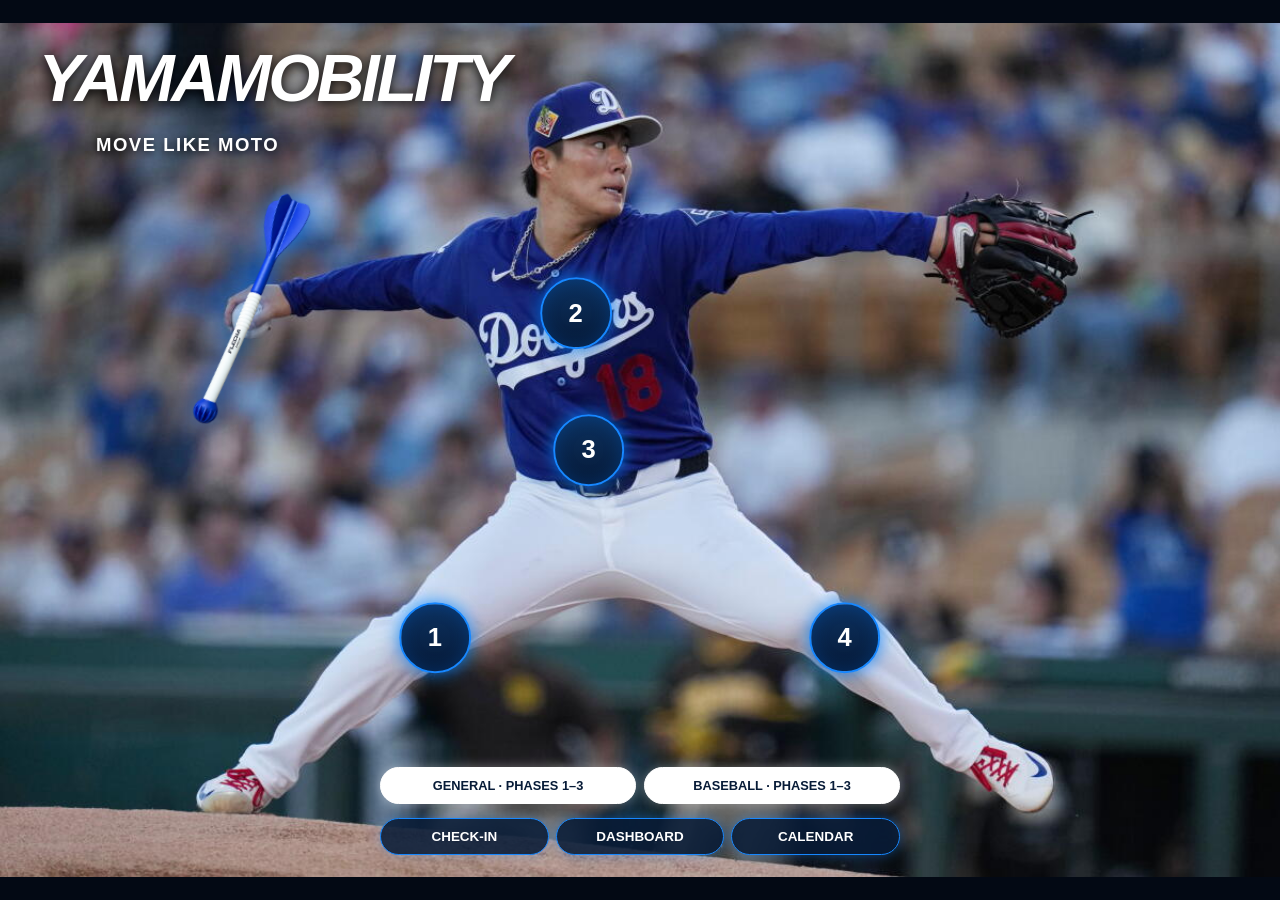
<file: index.html>
<!doctype html>
<html lang="en">
<head>
<meta charset="utf-8">
<meta name="viewport" content="width=device-width,initial-scale=1,maximum-scale=1,user-scalable=no">
<title>Yamamobility</title>
<link rel="apple-touch-icon" sizes="180x180" href="assets/App%20Photo%201.jpeg?v=de45a-20260927">
<link rel="icon" type="image/jpeg" href="assets/App%20Photo%201.jpeg?v=de45a-20260927">
<meta name="apple-mobile-web-app-capable" content="yes">
<meta name="apple-mobile-web-app-title" content="Yamamobility">
<meta name="mobile-web-app-capable" content="yes">
<meta name="theme-color" content="#030914">
<style>
*{box-sizing:border-box}html,body{margin:0;width:100%;height:100%;min-height:100%;overflow:hidden;background:#030914;font-family:-apple-system,BlinkMacSystemFont,"Segoe UI",Arial,sans-serif}
.home{position:relative;width:100%;height:100vh;height:100dvh;min-height:0;overflow:hidden;background:#030914;display:flex;align-items:center;justify-content:center}
.hero{position:relative;width:min(100vw,calc(100dvh * 1.5));max-width:1536px;height:min(100dvh,calc(100vw / 1.5));aspect-ratio:1536/1024;background:url("assets/HomePage.jpeg?v=home-20260927") center/cover no-repeat}
.brand{position:absolute;left:3%;top:2%;color:#fff;text-shadow:0 2px 12px #000;font-weight:900;font-style:italic;font-size:clamp(2.2rem,5.2vw,5rem);letter-spacing:-.05em}
.tag{position:absolute;left:7.5%;top:13%;color:#fff;font-size:clamp(.65rem,1.45vw,1.35rem);font-weight:800;letter-spacing:.08em;text-shadow:0 2px 8px #000}
.day{position:absolute;transform:translate(-50%,-50%);width:clamp(52px,5.6vw,76px);height:clamp(52px,5.6vw,76px);padding:0;display:grid;place-items:center;border:2px solid #1687ff;border-radius:50%;background:linear-gradient(180deg,#0c315f,#061a38);box-shadow:0 0 18px rgba(0,132,255,.85),inset 0 0 16px rgba(0,89,190,.35);color:white;text-decoration:none;text-align:center;font-size:clamp(1rem,2vw,2rem);font-weight:900;letter-spacing:.02em;z-index:4}
.day:after{content:none}.day:hover{filter:brightness(1.18);transform:translate(-50%,-50%) scale(1.04)}
.d1{left:34%;top:72%}.d2{left:45%;top:34%}.d3{left:46%;top:50%}.d4{left:66%;top:72%}
@media(max-width:700px){body{overflow-x:hidden}.home{height:100svh;min-height:0;align-items:flex-start;justify-content:center}.hero{width:min(100vw,calc(100svh * 582 / 986));height:min(100svh,calc(100vw * 986 / 582));min-height:0;aspect-ratio:582/986;background:url("assets/VertHomePage.png?v=5d5b4b04") center/100% 100% no-repeat!important;background-size:100% 100%;background-position:center;background-repeat:no-repeat}.brand{left:4%;top:2%;font-size:clamp(1.55rem,9vw,2.8rem)}.tag{left:7%;top:10%;font-size:clamp(.48rem,2.7vw,.9rem)}.day{width:clamp(46px,13vw,62px);height:clamp(46px,13vw,62px);min-width:0;padding:0;font-size:clamp(.9rem,4.6vw,1.2rem);border-width:1.5px}.day:after{margin-left:8px}.d1{left:39%;top:74%}.d2{left:51%;top:35%}.d3{left:51%;top:49%}.d4{left:63%;top:74%}}
.javelin-link{position:absolute;left:12.8%;top:45.3%;width:clamp(160px,17vw,260px);transform:translate(-10%,-90%) rotate(-8deg);transform-origin:10% 90%;z-index:6;transition:.2s}.javelin-link:hover{transform:translate(-10%,-90%) rotate(-8deg) scale(1.06)}.javelin-link img{display:block;width:100%;height:auto;filter:drop-shadow(0 0 12px rgba(22,135,255,.8))}
@media(max-width:700px){.javelin-link{left:84%;top:5.7%;bottom:auto;width:clamp(72px,19vw,110px);transform:translate(-50%,-50%) rotate(45deg);transform-origin:center}.javelin-link:hover{transform:translate(-50%,-50%) rotate(45deg) scale(1.06)}}
.readiness-rings{position:absolute;right:.25%;top:2.5%;left:auto;width:clamp(145px,17vw,260px);transform:none;z-index:6;display:flex;flex-direction:column;align-items:center;justify-content:flex-start;gap:25px}.readiness-ring{--p:0;--ring:#ef4444;width:clamp(58px,6.7vw,92px);aspect-ratio:1;border-radius:50%;background:conic-gradient(var(--ring) calc(var(--p)*1%),rgba(255,255,255,.18) 0);display:grid;place-items:center;position:relative}.readiness-ring:before{content:"";position:absolute;inset:8px;border-radius:50%;background:#071b37}.readiness-value{position:relative;color:#fff;font-weight:900;font-size:clamp(.8rem,1.55vw,1.3rem)}.readiness-name{position:absolute;top:calc(100% + 5px);left:50%;transform:translateX(-50%);color:#fff;font-size:clamp(.48rem,.72vw,.65rem);font-weight:900;letter-spacing:.08em;white-space:nowrap}.readiness-rings.empty{display:none}#sleepRing{order:1}#recoveryRing{order:2}#readinessRing{order:3;margin:0}
@media(max-width:700px){.readiness-rings{left:86%;right:auto;top:10.8%;width:clamp(145px,40vw,190px);transform:translateX(-50%);gap:29px}.readiness-ring{width:clamp(54px,15vw,70px)}.readiness-ring:before{inset:6px}.readiness-value{font-size:clamp(.72rem,3.6vw,.95rem)}.readiness-name{font-size:.46rem}}@media(max-width:700px) and (orientation:landscape){.readiness-rings{left:auto;right:.25%;top:2.5%;width:clamp(145px,17vw,260px);transform:none;gap:25px}}
.phase-links{position:absolute;left:50%;bottom:8.5%;transform:translateX(-50%);z-index:9;display:flex;gap:8px;width:min(94%,520px);justify-content:center}.phase-link{flex:1;color:#071b37;text-decoration:none;background:#fff;border:1px solid #fff;border-radius:999px;padding:10px 10px;font-size:clamp(.58rem,1vw,.82rem);font-weight:900;box-shadow:0 0 12px rgba(255,255,255,.35);text-align:center;white-space:nowrap}@media(max-width:700px){.phase-links{bottom:7.7%;width:94%;gap:5px}.phase-link{padding:9px 6px;font-size:clamp(.52rem,2.55vw,.7rem)}}
</style>
<link rel="manifest" href="manifest.webmanifest"><link rel="stylesheet" href="enhancements.css?v=20260927-5"><style>.home-controls{position:absolute;left:50%;bottom:2.5%;transform:translateX(-50%);z-index:8;display:grid;grid-template-columns:repeat(3,1fr);gap:7px;width:min(94%,520px)}.dash-link{position:static;color:#fff;text-decoration:none;background:#071b37dd;border:1px solid #1687ff;border-radius:999px;padding:10px 8px;font-size:clamp(.58rem,1.05vw,.86rem);font-weight:900;box-shadow:0 0 12px #1687ff66;text-align:center;white-space:nowrap}.mode-chip{position:static;color:#38bdf8;background:#071b37dd;border:1px solid #1687ff;border-radius:999px;padding:8px 12px;font-size:clamp(.6rem,1vw,.82rem);font-weight:800}.checkin-link{color:#fff;text-decoration:none;background:#071b37dd;border:1px solid #1687ff;border-radius:999px;padding:10px 8px;font-size:clamp(.58rem,1.05vw,.86rem);font-weight:900;box-shadow:0 0 10px #1687ff44;text-align:center;white-space:nowrap}.splash{position:fixed;inset:0;z-index:9999;background:#030914;color:#fff;display:flex;flex-direction:column;align-items:center;justify-content:center;font-weight:900;font-style:italic;font-size:clamp(2rem,8vw,5rem);letter-spacing:-.05em;animation:splashOut .45s ease 1.05s forwards}.splash small{font-size:.34em;letter-spacing:.13em;margin-top:10px;font-style:normal}@keyframes splashOut{to{opacity:0;visibility:hidden}}@media(max-width:700px){.home-controls{left:50%;right:auto;bottom:2%;gap:5px;width:94%}.dash-link,.checkin-link{padding:9px 5px;font-size:clamp(.56rem,2.7vw,.75rem)}}</style><style>html,body{position:fixed!important;inset:0!important;width:100%!important;height:100%!important;overflow:hidden!important;overscroll-behavior:none!important}.home{position:fixed!important;inset:0!important;width:100%!important;height:100dvh!important;overflow:hidden!important}</style></head>
<body>
<div class="splash" id="splash">YAMAMOBILITY<small>MOVE LIKE MOTO</small></div><main class="home">
  <section class="hero" aria-label="Yamamobility home">
    <div class="brand">YAMAMOBILITY</div>
    <div class="tag">MOVE LIKE MOTO</div>
    <div class="phase-links"><a class="phase-link" href="general-phases.html">GENERAL · PHASES 1–3</a><a class="phase-link" href="baseball-phases.html">BASEBALL · PHASES 1–3</a></div>
    <a class="day d1" href="day1.html" aria-label="Day 1">1</a>
    <a class="day d2" href="day2.html" aria-label="Day 2">2</a>
    <a class="day d3" href="day3.html" aria-label="Day 3">3</a>
    <a class="day d4" href="day4.html" aria-label="Day 4">4</a>
    <a class="javelin-link" href="flecha.html" aria-label="Open Flecha throwing program"><img src="assets/Javelin.png?v=flecha-20260927" alt="Flecha javelin"></a><div class="readiness-rings empty" id="readinessRings"><div class="readiness-ring" id="readinessRing"><span class="readiness-value" id="readinessPct">—</span><span class="readiness-name">READINESS</span></div><div class="readiness-ring" id="sleepRing"><span class="readiness-value" id="sleepPct">—</span><span class="readiness-name">SLEEP</span></div><div class="readiness-ring" id="recoveryRing"><span class="readiness-value" id="recoveryPct">—</span><span class="readiness-name">RECOVERY</span></div></div>
  <div class="home-controls"><a class="checkin-link" href="checkin.html">CHECK-IN</a><a class="dash-link" href="dashboard.html">DASHBOARD</a><a class="dash-link" href="calendar.html">CALENDAR</a></div></section>
</main>
<script>function todayKey(){const n=new Date();return n.getFullYear()+"-"+String(n.getMonth()+1).padStart(2,"0")+"-"+String(n.getDate()).padStart(2,"0")}function pct(v){const m=String(v??"").match(/\d+(?:\.\d+)?/);return m?Math.max(0,Math.min(100,Math.round(Number(m[0])))):null}function ringColor(p,isRecovery){if(!isRecovery)return "#7faac7";return p>=67?"#22c55e":p>=34?"#ffd400":"#ef4444"}function loadReadiness(){let all={};try{all=JSON.parse(localStorage.getItem("yama_throwing_calendar")||"{}")}catch(e){}const rd=(all[todayKey()]||{}).readiness||{},sleep=pct(rd.sleep),recovery=pct(rd.recovery),nums=[rd.arm,rd.body,rd.energy].map(Number),sore=Number(rd.soreness),base=nums.every(Number.isFinite)&&Number.isFinite(sore)?Math.round((nums[0]*.35+(10-sore)*.30+nums[1]*.20+nums[2]*.15)*10):null,readiness=base===null?null:(recovery!==null?Math.round(base*.40+recovery*.60):base),wrap=document.getElementById("readinessRings");if(sleep===null&&recovery===null&&readiness===null){wrap.classList.add("empty");return}wrap.classList.remove("empty");[["readiness",readiness,true],["sleep",sleep,false],["recovery",recovery,true]].forEach(([id,p,isRec])=>{const ring=document.getElementById(id+"Ring"),val=document.getElementById(id+"Pct");if(p===null){ring.style.setProperty("--p",0);ring.style.setProperty("--ring","rgba(255,255,255,.25)");val.textContent="—"}else{ring.style.setProperty("--p",p);ring.style.setProperty("--ring",ringColor(p,isRec));val.textContent=p+"%"}})}function lockHomeViewport(){document.documentElement.scrollTop=0;document.body.scrollTop=0;window.scrollTo(0,0);document.documentElement.style.overflow="hidden";document.body.style.overflow="hidden"}window.addEventListener("pageshow",lockHomeViewport);window.addEventListener("load",()=>{lockHomeViewport();loadReadiness()});window.addEventListener("popstate",lockHomeViewport);document.addEventListener("visibilitychange",()=>{if(!document.hidden){lockHomeViewport();loadReadiness()}});</script><script src="enhancements.js?v=20260927-5"></script><script>function setHomeMode(m){localStorage.setItem("yama_mode",m);document.getElementById("home-mode").textContent=m.toUpperCase()+" MODE"}function cycleHomeMode(){const a=["Start Day","Bullpen","Recovery"],c=localStorage.getItem("yama_mode")||"Recovery";setHomeMode(a[(a.indexOf(c)+1)%a.length])}setHomeMode(localStorage.getItem("yama_mode")||"Recovery");if(sessionStorage.getItem("yama_splashed"))document.getElementById("splash").style.display="none";else sessionStorage.setItem("yama_splashed","1")</script></body>
</html>
</file>
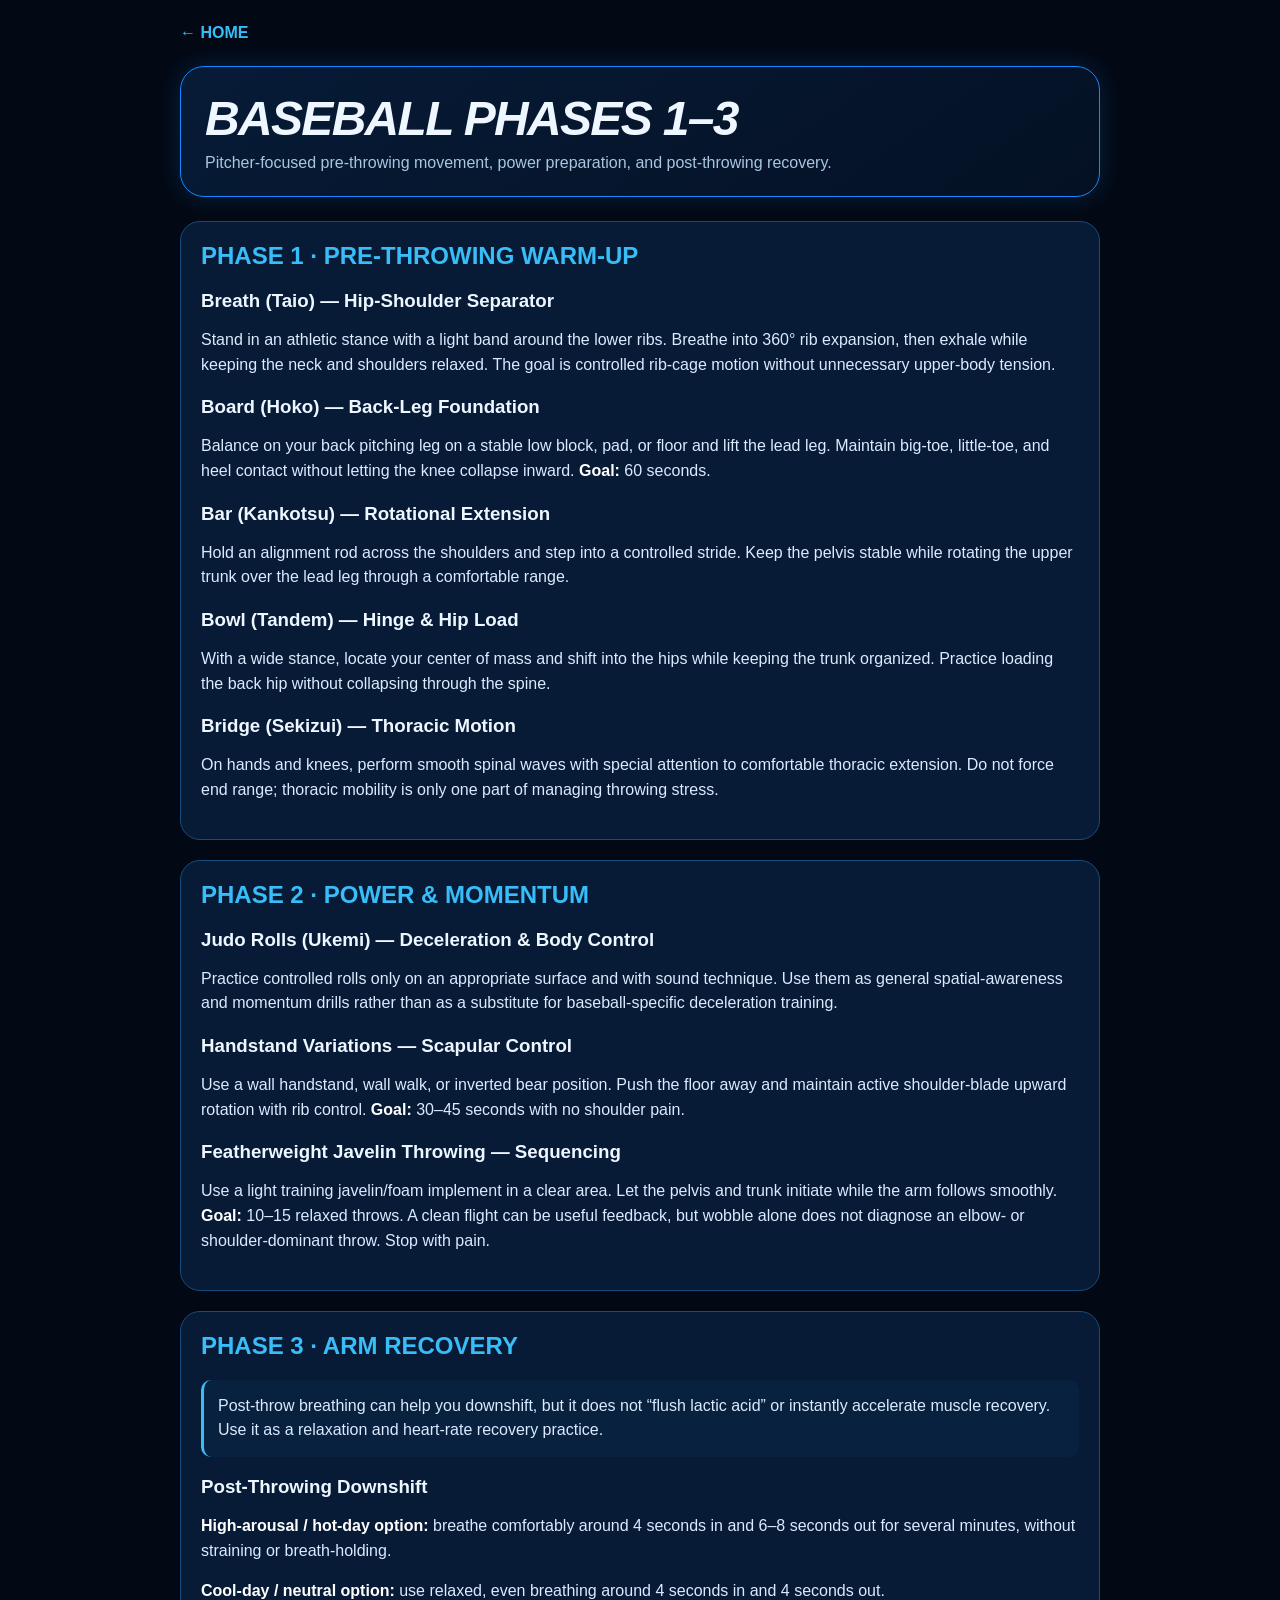
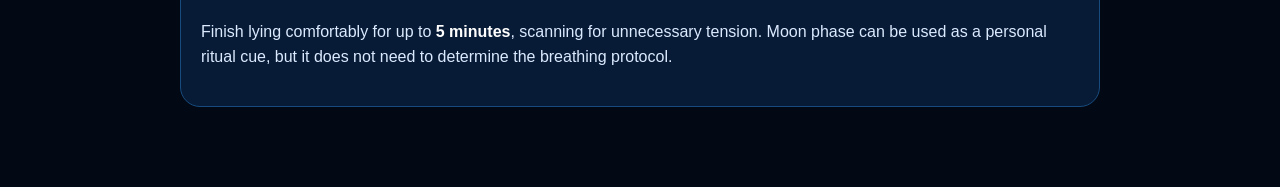
<file: baseball-phases.html>
<!doctype html><html lang="en"><head><meta charset="utf-8"><meta name="viewport" content="width=device-width,initial-scale=1"><meta name="theme-color" content="#030914"><title>BASEBALL PHASES 1–3 | Yamamobility</title><style>*{box-sizing:border-box}body{margin:0;background:#030914;color:#eef7ff;font-family:-apple-system,BlinkMacSystemFont,"Segoe UI",Arial,sans-serif}.wrap{width:min(920px,92%);margin:auto;padding:24px 0 60px}.back{color:#38bdf8;text-decoration:none;font-weight:900}.hero{margin:24px 0;padding:24px;border:1px solid #1687ff;border-radius:24px;background:linear-gradient(145deg,#071b37,#041124);box-shadow:0 0 24px #1687ff33}h1{margin:0 0 8px;font-style:italic;font-size:clamp(1.25rem,5vw,3rem);white-space:nowrap;letter-spacing:-.035em}.sub{color:#a8c7df}.phase{margin:20px 0;padding:20px;border-radius:20px;background:#071b37;border:1px solid #174b7d}h2{color:#38bdf8;margin-top:0}h3{margin-bottom:6px}p,li{line-height:1.55;color:#dbeafe}strong{color:white}.note{padding:14px;border-left:3px solid #38bdf8;background:#08213f;border-radius:10px}</style></head><body><main class="wrap"><a class="back" href="index.html">← HOME</a><section class="hero"><h1>BASEBALL PHASES 1–3</h1><div class="sub">Pitcher-focused pre-throwing movement, power preparation, and post-throwing recovery.</div></section>
<section class="phase"><h2>PHASE 1 · PRE-THROWING WARM-UP</h2>
<h3>Breath (Taio) — Hip-Shoulder Separator</h3><p>Stand in an athletic stance with a light band around the lower ribs. Breathe into 360° rib expansion, then exhale while keeping the neck and shoulders relaxed. The goal is controlled rib-cage motion without unnecessary upper-body tension.</p>
<h3>Board (Hoko) — Back-Leg Foundation</h3><p>Balance on your back pitching leg on a stable low block, pad, or floor and lift the lead leg. Maintain big-toe, little-toe, and heel contact without letting the knee collapse inward. <strong>Goal:</strong> 60 seconds.</p>
<h3>Bar (Kankotsu) — Rotational Extension</h3><p>Hold an alignment rod across the shoulders and step into a controlled stride. Keep the pelvis stable while rotating the upper trunk over the lead leg through a comfortable range.</p>
<h3>Bowl (Tandem) — Hinge & Hip Load</h3><p>With a wide stance, locate your center of mass and shift into the hips while keeping the trunk organized. Practice loading the back hip without collapsing through the spine.</p>
<h3>Bridge (Sekizui) — Thoracic Motion</h3><p>On hands and knees, perform smooth spinal waves with special attention to comfortable thoracic extension. Do not force end range; thoracic mobility is only one part of managing throwing stress.</p></section>
<section class="phase"><h2>PHASE 2 · POWER & MOMENTUM</h2>
<h3>Judo Rolls (Ukemi) — Deceleration & Body Control</h3><p>Practice controlled rolls only on an appropriate surface and with sound technique. Use them as general spatial-awareness and momentum drills rather than as a substitute for baseball-specific deceleration training.</p>
<h3>Handstand Variations — Scapular Control</h3><p>Use a wall handstand, wall walk, or inverted bear position. Push the floor away and maintain active shoulder-blade upward rotation with rib control. <strong>Goal:</strong> 30–45 seconds with no shoulder pain.</p>
<h3>Featherweight Javelin Throwing — Sequencing</h3><p>Use a light training javelin/foam implement in a clear area. Let the pelvis and trunk initiate while the arm follows smoothly. <strong>Goal:</strong> 10–15 relaxed throws. A clean flight can be useful feedback, but wobble alone does not diagnose an elbow- or shoulder-dominant throw. Stop with pain.</p></section>
<section class="phase"><h2>PHASE 3 · ARM RECOVERY</h2><p class="note">Post-throw breathing can help you downshift, but it does not “flush lactic acid” or instantly accelerate muscle recovery. Use it as a relaxation and heart-rate recovery practice.</p>
<h3>Post-Throwing Downshift</h3><p><strong>High-arousal / hot-day option:</strong> breathe comfortably around 4 seconds in and 6–8 seconds out for several minutes, without straining or breath-holding.</p><p><strong>Cool-day / neutral option:</strong> use relaxed, even breathing around 4 seconds in and 4 seconds out.</p><p>Finish lying comfortably for up to <strong>5 minutes</strong>, scanning for unnecessary tension. Moon phase can be used as a personal ritual cue, but it does not need to determine the breathing protocol.</p></section></main></body></html>
</file>
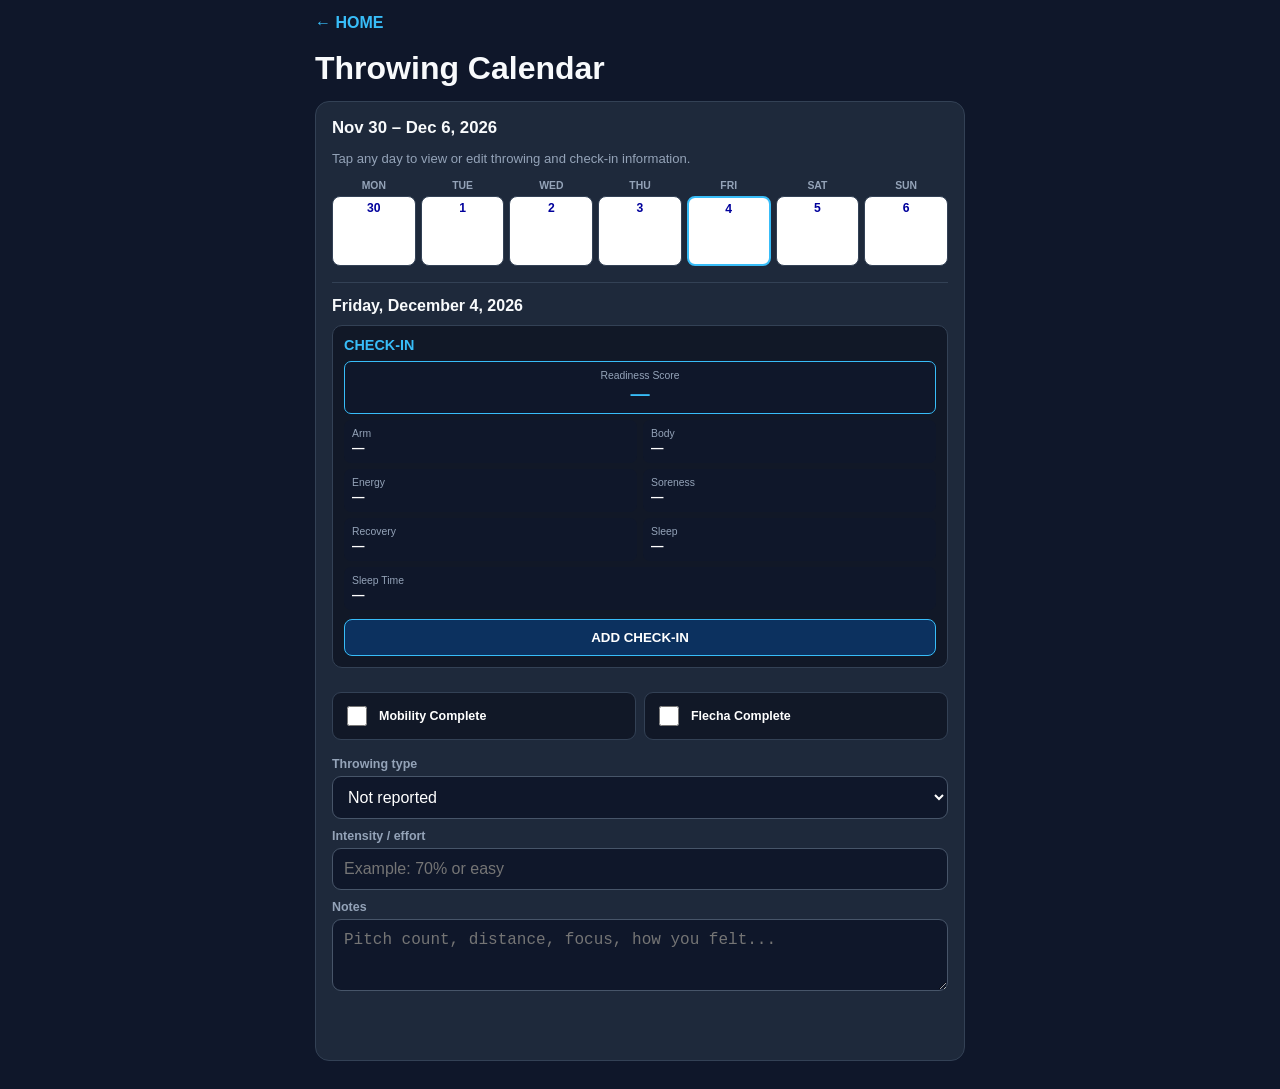
<file: calendar.html>
<!doctype html>
<html><head><meta charset="utf-8"><meta name="viewport" content="width=device-width,initial-scale=1"><meta name="theme-color" content="#030914"><title>Yamamobility Calendar</title>
<style>
*{box-sizing:border-box}body{margin:0;background:#0f172a;color:#f8fafc;font-family:-apple-system,BlinkMacSystemFont,"Segoe UI",sans-serif;padding:14px}.wrap{max-width:650px;margin:auto}.back{color:#38bdf8;text-decoration:none;font-weight:800}h1{margin:18px 0 12px}.card{background:#1e293b;border:1px solid #334155;border-radius:14px;padding:16px;margin:14px 0}.muted{color:#94a3b8;font-size:.82rem}.cal-head{display:flex;align-items:center;justify-content:space-between;gap:8px}.month{font-weight:900;text-align:center;font-size:1.05rem}.week,.grid{display:grid;grid-template-columns:repeat(7,minmax(0,1fr));gap:5px}.week{margin:14px 0 5px;color:#94a3b8;font-size:.65rem;text-align:center;font-weight:900}.day{position:relative;min-width:0;min-height:70px;border:1px solid #334155;border-radius:8px;background:#fff;color:#0f172a;padding:5px 2px;display:flex;flex-direction:column;align-items:center;justify-content:flex-start;text-align:center;font:inherit;overflow:hidden}.day.today{border:2px solid #38bdf8}.day .num{color:rgb(0,0,156)}.day.both-done{background:rgb(0,0,156);color:#fff}.day.both-done .num{color:#fff}.day.mobility-only{background:linear-gradient(to bottom,rgb(0,0,156) 0%,rgb(0,0,156) 50%,#fff 50%,#fff 100%)}.day.mobility-only .num{color:#fff;text-shadow:0 1px 2px rgba(0,0,0,.65)}.day.flecha-only{background:linear-gradient(to bottom,#fff 0%,#fff 50%,rgb(0,0,156) 50%,rgb(0,0,156) 100%)}.day.both-done .type{color:#fff}.day.mobility-only .type{color:rgb(0,0,156)}.day.flecha-only .type{color:#fff}.num{display:block;font-size:.76rem;font-weight:900;line-height:1}.type{display:block;position:absolute;left:2px;right:2px;bottom:5px;font-size:.72rem;line-height:1.1;color:rgb(0,0,156);font-weight:900;white-space:nowrap;overflow:hidden;text-overflow:ellipsis}.editor{display:none;margin-top:16px;border-top:1px solid #334155;padding-top:14px}.editor.open{display:block}.date-label{display:block;font-size:1rem;margin-bottom:10px}.readiness{padding:11px;border:1px solid #334155;border-radius:10px;background:#111827;margin-bottom:14px}.readiness h3{margin:0 0 8px;color:#38bdf8;font-size:.9rem}.ready-grid{display:grid;grid-template-columns:repeat(2,minmax(0,1fr));gap:6px}.ready-item{background:#0f172a;border-radius:7px;padding:8px;font-size:.78rem}.ready-item span{display:block;color:#94a3b8;font-size:.65rem;margin-bottom:2px}.ready-item b{color:#fff}.wide{grid-column:1/-1}.score{grid-column:1/-1;text-align:center;border:1px solid #38bdf8}.score b{font-size:1.2rem;color:#38bdf8}.completion-boxes{display:grid;grid-template-columns:repeat(2,minmax(0,1fr));gap:8px;margin:12px 0}.completion-box{display:flex!important;align-items:center;gap:9px;padding:10px;background:#111827;border:1px solid #334155;border-radius:9px;color:#fff!important;font-size:.78rem!important}.completion-box input{width:20px!important;height:20px;accent-color:#22c55e}.edit-btn,.save-ready{width:100%;margin-top:9px;border:1px solid #38bdf8;border-radius:8px;padding:10px;font-weight:900}.edit-btn{background:#0c315f;color:#fff}.save-ready{background:#38bdf8;color:#0f172a}.ready-edit{display:none;margin-top:10px}.ready-edit.open{display:block}.scale{margin:10px 0}.scale-top{display:flex;justify-content:space-between;font-size:.78rem;font-weight:800}.scale input{width:100%;accent-color:#38bdf8}.editor label{display:block;color:#94a3b8;font-size:.78rem;font-weight:800;margin:10px 0 5px}.editor select,.editor input[type=text],.editor textarea,.ready-edit input[type=text]{width:100%;border:1px solid #475569;border-radius:9px;background:#0f172a;color:#fff;padding:11px;font-size:1rem}.editor textarea{min-height:72px;resize:vertical}.actions{display:flex;gap:8px;margin-top:12px}.actions button{flex:1;border:1px solid #38bdf8;border-radius:9px;padding:10px;background:#0f172a;color:#fff;font-weight:900}.actions .save{background:#38bdf8;color:#0f172a}.actions .save.hidden{display:none}@media(max-width:430px){body{padding:10px}.card{padding:12px}.week,.grid{gap:3px}.day{min-height:66px}.type{font-size:.47rem}}
</style></head><body><div class="wrap"><a class="back" href="index.html">← HOME</a><h1>Throwing Calendar</h1><div class="card">
<div class="cal-head"><div class="month" id="month"></div></div><p class="muted">Tap any day to view or edit throwing and check-in information.</p>
<div class="week"><span>MON</span><span>TUE</span><span>WED</span><span>THU</span><span>FRI</span><span>SAT</span><span>SUN</span></div><div class="grid" id="grid"></div>
<div class="editor" id="editor"><strong class="date-label" id="dateLabel"></strong><div class="readiness"><h3>CHECK-IN</h3><div class="ready-grid" id="readyGrid"></div><button class="edit-btn" id="editReady" type="button">ADD CHECK-IN</button><div class="ready-edit" id="readyEdit"><div id="scales"></div><label>Recovery</label><input id="recovery" type="text" placeholder="Example: 82%"><label>Sleep</label><input id="sleep" type="text" placeholder="Example: 91% or Good"><label>Sleep Time</label><input id="sleepTime" type="text" placeholder="Example: 8h 12m"><button class="save-ready" id="saveReady" type="button">SAVE CHECK-IN</button></div></div>
<div class="completion-boxes"><label class="completion-box"><input id="mobilityDone" type="checkbox"><span>Mobility Complete</span></label><label class="completion-box"><input id="flechaDone" type="checkbox"><span>Flecha Complete</span></label></div><label>Throwing type</label><select id="type"><option value="">Not reported</option><option>Catch</option><option>Bullpen</option><option>Start</option><option>Recovery Throw</option><option>High-Intensity Throwing</option><option>Flecha</option><option>Off Day</option><option>Other</option></select><label>Intensity / effort</label><input id="intensity" type="text" placeholder="Example: 70% or easy"><label>Notes</label><textarea id="notes" placeholder="Pitch count, distance, focus, how you felt..."></textarea><div class="actions"><button id="del" type="button">DELETE DAY</button><button class="save" id="save" type="button">SAVE THROWING</button></div></div></div></div>
<script>
const KEY="yama_throwing_calendar";let selected="",throwBaseline="";const $=id=>document.getElementById(id);
function data(){try{return JSON.parse(localStorage.getItem(KEY)||"{}")}catch(e){return{}}}
function put(d){localStorage.setItem(KEY,JSON.stringify(d))}
function key(y,m,d){return y+"-"+String(m+1).padStart(2,"0")+"-"+String(d).padStart(2,"0")}
function esc(v){return String(v??"").replace(/[&<>"']/g,c=>({"&":"&amp;","<":"&lt;",">":"&gt;",'"':"&quot;","'":"&#39;"}[c]))}
function hasReady(r){return !!r&&Object.values(r).some(v=>v!==""&&v!=null)}
function readinessScore(r){if(!r||[r.arm,r.body,r.energy,r.soreness].some(v=>v===""||v==null||!Number.isFinite(Number(v))))return null;let base=(Number(r.arm)*.35+(10-Number(r.soreness))*.30+Number(r.body)*.20+Number(r.energy)*.15)*10;const match=String(r.recovery||"").match(/[0-9]+(?:\.[0-9]+)?/);if(match){const recovery=Math.max(0,Math.min(100,Number(match[0])));base=base*.40+recovery*.60}return Math.max(0,Math.min(100,Math.round(base)))}
function history(){try{return JSON.parse(localStorage.getItem("yamamobility_history")||"[]")}catch(e){return[]}}
function completion(k,type){const x=data()[k]||{},manual=x.completions&&x.completions[type];if(manual!==undefined)return !!manual;return history().some(x=>x.day===k&&x.type===type)}
function saveCompletion(type,checked){if(!selected)return;const d=data(),old=d[selected]||{},c={...(old.completions||{})};c[type]=checked;d[selected]={...old,completions:c};put(d);render()}
function render(){const all=data(),now=new Date(),day=now.getDay(),offset=day===0?-6:1-day,monday=new Date(now.getFullYear(),now.getMonth(),now.getDate()+offset),sunday=new Date(monday.getFullYear(),monday.getMonth(),monday.getDate()+6),tk=key(now.getFullYear(),now.getMonth(),now.getDate());$("month").textContent=monday.toLocaleDateString(undefined,{month:"short",day:"numeric"})+" – "+sunday.toLocaleDateString(undefined,{month:"short",day:"numeric",year:"numeric"});let h="";for(let i=0;i<7;i++){const dt=new Date(monday.getFullYear(),monday.getMonth(),monday.getDate()+i),k=key(dt.getFullYear(),dt.getMonth(),dt.getDate()),x=all[k]||{},mob=completion(k,"mobility"),fle=completion(k,"flecha"),doneClass=mob&&fle?"both-done":mob?"mobility-only":fle?"flecha-only":"",has=x.type||hasReady(x.readiness)||x.intensity||x.notes||(x.completions&&Object.values(x.completions).some(Boolean));h+='<button type="button" class="day '+(has?"has ":"")+doneClass+" "+(k===tk?"today":"")+'" data-date="'+k+'"><span class="num">'+dt.getDate()+'</span>'+(x.type?'<span class="type">'+esc(x.type)+'</span>':'')+'</button>'}$("grid").innerHTML=h}
function readyDisplay(r){r=r||{};const score=readinessScore(r),vals=[["Readiness Score",score===null?"—":score+"%",false,"score"],["Arm",r.arm,true],["Body",r.body,true],["Energy",r.energy,true],["Soreness",r.soreness,true],["Recovery",r.recovery],["Sleep",r.sleep],["Sleep Time",r.sleepTime]];$("readyGrid").innerHTML=vals.map(v=>'<div class="ready-item '+(v[3]||"")+' '+(v[0]==="Sleep Time"?"wide":"")+'"><span>'+v[0]+'</span><b>'+(v[0]==="Readiness Score"?v[1]:(v[1]!==undefined&&v[1]!==""?esc(v[1])+(v[2]?"/10":""):"—"))+'</b></div>').join("");$("editReady").textContent=hasReady(r)?"EDIT CHECK-IN":"ADD CHECK-IN"}
function openDay(k){selected=k;const x=data()[k]||{};$("dateLabel").textContent=new Date(k+"T12:00:00").toLocaleDateString(undefined,{weekday:"long",month:"long",day:"numeric",year:"numeric"});$("type").value=x.type||"";$("intensity").value=x.intensity||"";$("notes").value=x.notes||"";throwBaseline=JSON.stringify({type:$("type").value,intensity:$("intensity").value,notes:$("notes").value});updateThrowSave();readyDisplay(x.readiness);$("mobilityDone").checked=completion(k,"mobility");$("flechaDone").checked=completion(k,"flecha");$("readyEdit").classList.remove("open");$("del").style.visibility=(x.type||hasReady(x.readiness)||x.intensity||x.notes)?"visible":"hidden";$("editor").classList.add("open");$("editor").scrollIntoView({behavior:"smooth",block:"nearest"})}
function buildReady(){const r=(data()[selected]||{}).readiness||{},defs=[["arm","Arm"],["body","Body"],["energy","Energy"],["soreness","Soreness"]];$("scales").innerHTML=defs.map(([id,label])=>{const v=(r[id]!==undefined&&r[id]!==""&&!isNaN(Number(r[id])))?Number(r[id]):5;return '<div class="scale"><div class="scale-top"><span>'+label+'</span><output id="'+id+'Out">'+v+'</output></div><input id="'+id+'" type="range" min="0" max="10" value="'+v+'"></div>'}).join("");defs.forEach(([id])=>{$(id).oninput=()=>$(id+"Out").textContent=$(id).value});$("recovery").value=r.recovery||"";$("sleep").value=r.sleep||"";$("sleepTime").value=r.sleepTime||"";$("readyEdit").classList.add("open")}
$("grid").addEventListener("click",e=>{const b=e.target.closest("[data-date]");if(b)openDay(b.dataset.date)});$("mobilityDone").onchange=()=>saveCompletion("mobility",$("mobilityDone").checked);$("flechaDone").onchange=()=>saveCompletion("flecha",$("flechaDone").checked);
function updateThrowSave(){const now=JSON.stringify({type:$("type").value,intensity:$("intensity").value,notes:$("notes").value});$("save").classList.toggle("hidden",now===throwBaseline)}
["type","intensity","notes"].forEach(id=>$(id).addEventListener(id==="type"?"change":"input",updateThrowSave));$("editReady").onclick=buildReady;
$("saveReady").onclick=()=>{if(!selected)return;const d=data(),old=d[selected]||{};d[selected]={...old,readiness:{arm:Number($("arm").value),body:Number($("body").value),energy:Number($("energy").value),soreness:Number($("soreness").value),recovery:$("recovery").value.trim(),sleep:$("sleep").value.trim(),sleepTime:$("sleepTime").value.trim()}};put(d);openDay(selected);render()};
$("save").onclick=()=>{if(!selected)return;const d=data(),old=d[selected]||{};d[selected]={...old,type:$("type").value,intensity:$("intensity").value.trim(),notes:$("notes").value.trim()};put(d);throwBaseline=JSON.stringify({type:$("type").value,intensity:$("intensity").value,notes:$("notes").value});$("editor").classList.remove("open");render()};
$("del").onclick=()=>{if(!selected)return;const d=data();delete d[selected];put(d);$("editor").classList.remove("open");render()};
render();const today=new Date(),todayKey=key(today.getFullYear(),today.getMonth(),today.getDate());openDay(todayKey);
</script></body></html>
</file>
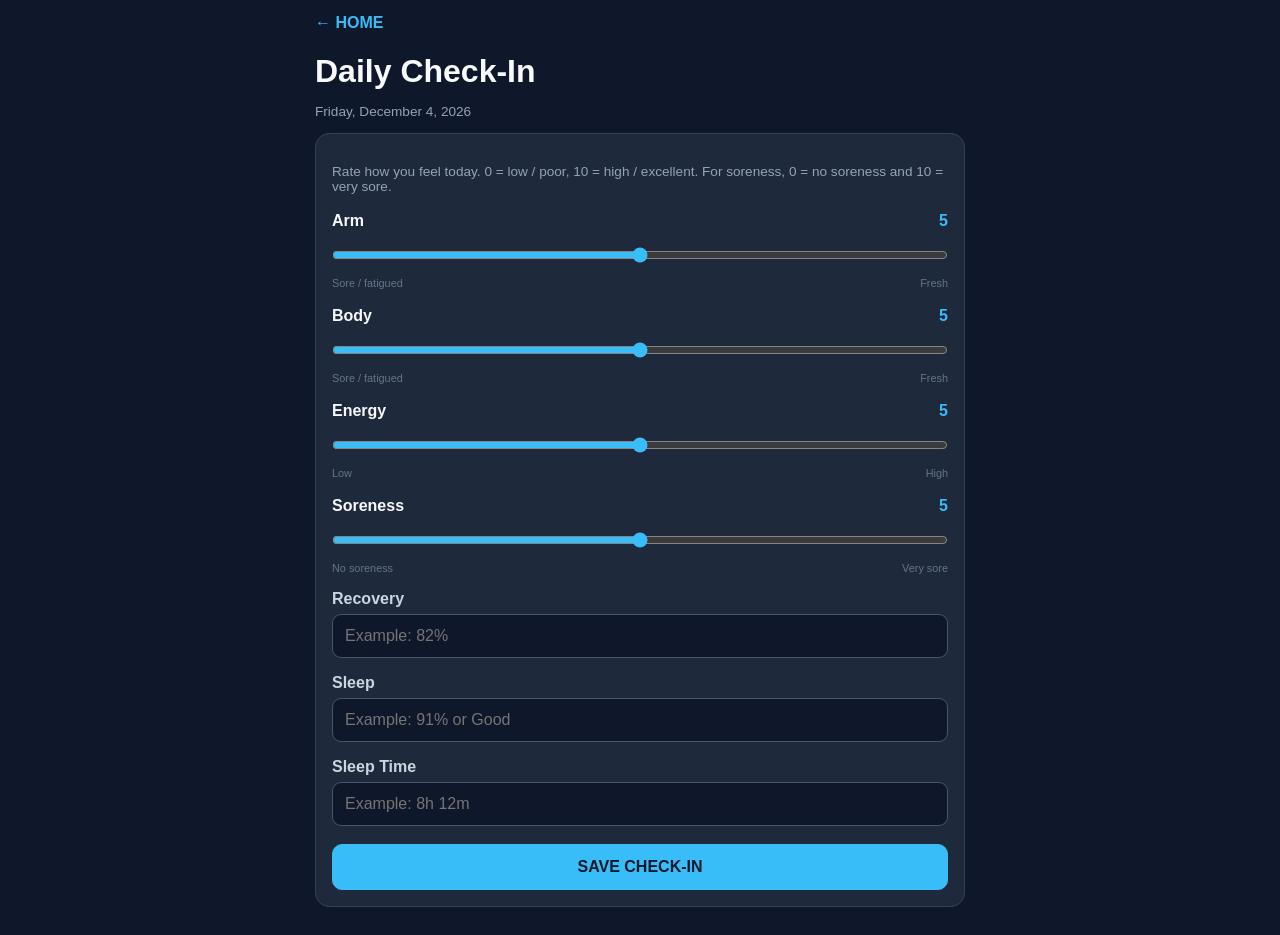
<file: checkin.html>
<!doctype html><html><head><meta charset="utf-8"><meta name="viewport" content="width=device-width,initial-scale=1"><meta name="theme-color" content="#030914"><link rel="manifest" href="manifest.webmanifest"><title>Yamamobility Check-In</title><style>*{box-sizing:border-box}body{margin:0;background:#0f172a;color:#f8fafc;font-family:-apple-system,BlinkMacSystemFont,"Segoe UI",sans-serif;padding:14px}.wrap{max-width:650px;margin:auto}.back{color:#38bdf8;text-decoration:none;font-weight:800}.card{background:#1e293b;border:1px solid #334155;border-radius:14px;padding:16px;margin:14px 0}h1{margin-bottom:4px}.muted{color:#94a3b8;font-size:.85rem}.scale-label{display:flex;justify-content:space-between;gap:8px;margin-top:18px;font-weight:900}.scale-label output{color:#38bdf8}.scale-hint{display:flex;justify-content:space-between;color:#64748b;font-size:.68rem;margin-top:3px}input[type=range]{width:100%;accent-color:#38bdf8;margin:10px 0 0;height:30px}label.text{display:block;margin:16px 0 6px;color:#cbd5e1;font-weight:800}input[type=text]{width:100%;padding:12px;border:1px solid #475569;border-radius:9px;background:#0f172a;color:#fff;font-size:1rem}.save{width:100%;margin-top:18px;padding:13px;border:1px solid #38bdf8;border-radius:10px;background:#38bdf8;color:#0f172a;font-size:1rem;font-weight:900}.saved{display:none;margin-top:12px;padding:10px;border-radius:9px;background:#0c315f;color:#fff;text-align:center;font-weight:800}.saved.show{display:block}</style></head><body><div class="wrap"><a class="back" href="index.html">← HOME</a><h1>Daily Check-In</h1><p class="muted" id="dateLabel"></p><div class="card"><p class="muted">Rate how you feel today. 0 = low / poor, 10 = high / excellent. For soreness, 0 = no soreness and 10 = very sore.</p><div class="scale-label"><span>Arm</span><output id="armOut">5</output></div><input id="arm" type="range" min="0" max="10" value="5"><div class="scale-hint"><span>Sore / fatigued</span><span>Fresh</span></div><div class="scale-label"><span>Body</span><output id="bodyOut">5</output></div><input id="body" type="range" min="0" max="10" value="5"><div class="scale-hint"><span>Sore / fatigued</span><span>Fresh</span></div><div class="scale-label"><span>Energy</span><output id="energyOut">5</output></div><input id="energy" type="range" min="0" max="10" value="5"><div class="scale-hint"><span>Low</span><span>High</span></div><div class="scale-label"><span>Soreness</span><output id="sorenessOut">5</output></div><input id="soreness" type="range" min="0" max="10" value="5"><div class="scale-hint"><span>No soreness</span><span>Very sore</span></div><label class="text" for="recovery">Recovery</label><input id="recovery" type="text" placeholder="Example: 82%"><label class="text" for="sleep">Sleep</label><input id="sleep" type="text" placeholder="Example: 91% or Good"><label class="text" for="sleepTime">Sleep Time</label><input id="sleepTime" type="text" placeholder="Example: 8h 12m"><button class="save" id="save">SAVE CHECK-IN</button><div class="saved" id="saved">CHECK-IN SAVED ✓</div></div></div><script>const KEY="yama_throwing_calendar";const now=new Date(),key=now.getFullYear()+"-"+String(now.getMonth()+1).padStart(2,"0")+"-"+String(now.getDate()).padStart(2,"0");dateLabel.textContent=now.toLocaleDateString(undefined,{weekday:"long",month:"long",day:"numeric",year:"numeric"});function data(){try{return JSON.parse(localStorage.getItem(KEY)||"{}")}catch(e){return{}}}const fields=["arm","body","energy","soreness"];fields.forEach(id=>{const el=document.getElementById(id),out=document.getElementById(id+"Out");el.addEventListener("input",()=>out.textContent=el.value)});const d=data(),x=d[key]||{},r=x.readiness||{};fields.forEach(id=>{if(r[id]!=null&&!isNaN(Number(r[id]))){document.getElementById(id).value=r[id];document.getElementById(id+"Out").textContent=r[id]}});recovery.value=r.recovery||"";sleep.value=r.sleep||"";sleepTime.value=r.sleepTime||"";save.onclick=()=>{const all=data(),old=all[key]||{};all[key]={...old,readiness:{...(old.readiness||{}),arm:Number(arm.value),body:Number(body.value),energy:Number(energy.value),soreness:Number(soreness.value),recovery:recovery.value.trim(),sleep:sleep.value.trim(),sleepTime:sleepTime.value.trim()}};localStorage.setItem(KEY,JSON.stringify(all));saved.classList.add("show");setTimeout(()=>saved.classList.remove("show"),1800)}</script></body></html>
</file>
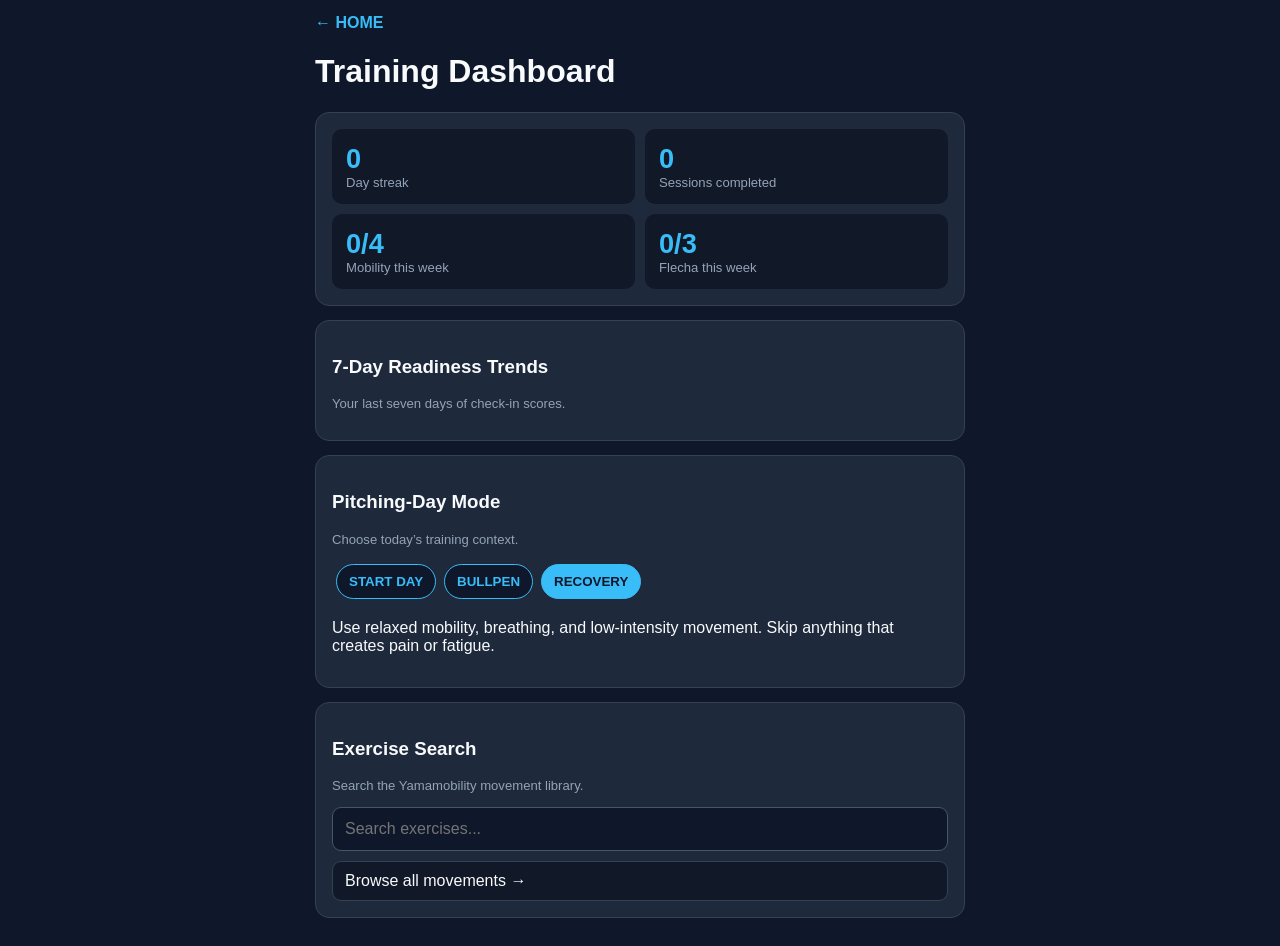
<file: dashboard.html>
<!doctype html><html><head><meta charset="utf-8"><meta name="viewport" content="width=device-width,initial-scale=1"><meta name="theme-color" content="#030914"><link rel="manifest" href="manifest.webmanifest"><link rel="stylesheet" href="enhancements.css?v=20260929-39"><title>Yamamobility Dashboard</title><style>*{box-sizing:border-box}body{margin:0;background:#0f172a;color:#f8fafc;font-family:-apple-system,BlinkMacSystemFont,"Segoe UI",sans-serif;padding:14px}.wrap{max-width:650px;margin:auto}.back{color:#38bdf8;text-decoration:none;font-weight:700}.card{background:#1e293b;border:1px solid #334155;border-radius:14px;padding:16px;margin:14px 0}.grid{display:grid;grid-template-columns:repeat(2,1fr);gap:10px}.stat{background:#111827;border-radius:10px;padding:14px}.big{font-size:1.7rem;font-weight:800;color:#38bdf8}.muted{color:#94a3b8;font-size:.82rem}.exercise-search{width:100%;padding:12px;border:1px solid #475569;border-radius:9px;background:#0f172a;color:#fff;font-size:1rem}.search-results{margin-top:10px;display:grid;gap:7px}.search-result{display:block;background:#111827;border:1px solid #334155;border-radius:9px;padding:10px 12px;color:#f8fafc;text-decoration:none}.search-result small{display:block;color:#94a3b8;margin-top:3px}.mode button{background:#0f172a;border:1px solid #38bdf8;color:#38bdf8;border-radius:999px;padding:9px 12px;margin:4px;font-weight:700}.mode button.active{background:#38bdf8;color:#0f172a}.exercise-result{cursor:pointer}.exercise-modal{position:fixed;inset:0;z-index:3000;display:none;align-items:center;justify-content:center;padding:14px;background:rgba(3,9,20,.88)}.exercise-modal.open{display:flex}.exercise-modal-card{width:100%;max-width:650px;max-height:92vh;overflow:auto;background:#1e293b;border:1px solid #334155;border-radius:16px;padding:16px}.exercise-modal-head{display:flex;justify-content:space-between;gap:10px;align-items:flex-start}.exercise-modal-close{border:1px solid #475569;background:#0f172a;color:#fff;border-radius:50%;width:34px;height:34px;font-size:1.2rem}.exercise-modal-image{margin-top:14px;background:#fff;border-radius:12px;overflow:hidden;display:flex;align-items:center;justify-content:center}.exercise-modal-image img{display:block;width:100%;height:auto;max-width:100%;max-height:520px;object-fit:contain;object-position:center;margin:0 auto;background:#fff}.no-image{padding:28px;color:#64748b;text-align:center}.throw-cal-head{display:flex;align-items:center;justify-content:space-between;gap:8px}.throw-cal-head button{border:1px solid #38bdf8;background:#0f172a;color:#fff;border-radius:8px;width:40px;height:40px;font-size:1.2rem}.throw-month{font-weight:900;text-align:center}.throw-week,.throw-grid{display:grid;grid-template-columns:repeat(7,1fr);gap:5px}.throw-week{margin:12px 0 5px;color:#94a3b8;font-size:.68rem;text-align:center;font-weight:800}.throw-day{min-width:0;min-height:58px;border:1px solid #334155;border-radius:8px;background:#111827;color:#fff;padding:5px 2px;text-align:center;font:inherit}.throw-day.empty{visibility:hidden}.throw-day.today{border-color:#38bdf8}.throw-day.has{background:#0c315f}.throw-day .num{font-size:.72rem;font-weight:800}.throw-day .type{display:block;margin-top:5px;font-size:.52rem;color:#38bdf8;overflow:hidden;text-overflow:ellipsis;white-space:nowrap}.throw-day .ready-dot{display:block;margin-top:3px;font-size:.5rem;color:#a7f3d0;font-weight:900}.day-readiness{display:none;margin:12px 0 2px;padding:11px;border:1px solid #334155;border-radius:10px;background:#111827}.day-readiness.show{display:block}.day-readiness h4{margin:0 0 8px;color:#38bdf8}.day-ready-grid{display:grid;grid-template-columns:repeat(2,1fr);gap:6px}.day-ready-item{background:#0f172a;border-radius:7px;padding:7px;font-size:.76rem}.day-ready-item span{display:block;color:#94a3b8;font-size:.65rem;margin-bottom:2px}.day-ready-item b{color:#fff}.day-ready-wide{grid-column:1/-1}.edit-checkin{width:100%;margin-top:9px;border:1px solid #38bdf8;border-radius:8px;background:#0c315f;color:#fff;padding:9px;font-weight:900}.ready-edit{display:none;margin-top:10px}.ready-edit.open{display:block}.ready-edit .scale-row{margin:10px 0}.ready-edit .scale-top{display:flex;justify-content:space-between;font-size:.76rem;font-weight:800}.ready-edit output{color:#38bdf8}.ready-edit input[type=range]{width:100%;accent-color:#38bdf8}.ready-edit input[type=text]{width:100%;margin-top:6px;border:1px solid #475569;border-radius:8px;background:#0f172a;color:#fff;padding:10px;font-size:1rem}.ready-edit-save{width:100%;margin-top:10px;border:1px solid #38bdf8;border-radius:8px;background:#38bdf8;color:#0f172a;padding:10px;font-weight:900}.throw-editor{display:none;margin-top:14px;border-top:1px solid #334155;padding-top:14px}.throw-editor.open{display:block}.throw-editor label{display:block;color:#94a3b8;font-size:.78rem;font-weight:800;margin:10px 0 5px}.throw-editor select,.throw-editor input,.throw-editor textarea{width:100%;border:1px solid #475569;border-radius:9px;background:#0f172a;color:#fff;padding:11px;font-size:1rem}.throw-editor textarea{min-height:72px;resize:vertical}.throw-actions{display:flex;gap:8px;margin-top:10px}.throw-actions button{flex:1;border:1px solid #38bdf8;border-radius:9px;padding:10px;background:#0f172a;color:#fff;font-weight:800}.throw-actions .save{background:#38bdf8;color:#0f172a}.ready-title{margin:16px 0 4px;color:#38bdf8;font-size:.82rem;font-weight:900;letter-spacing:.04em}.ready-grid{display:grid;grid-template-columns:repeat(3,1fr);gap:7px}.ready-choice{position:relative}.ready-choice input{position:absolute;opacity:0;pointer-events:none}.ready-choice span{display:flex;align-items:center;justify-content:center;min-height:42px;border:1px solid #475569;border-radius:9px;background:#111827;color:#cbd5e1;font-size:.78rem;font-weight:800;text-align:center;padding:6px}.ready-choice input:checked+span{border-color:#38bdf8;background:#0c315f;color:#fff}.ready-score{margin-top:10px;padding:10px;border-radius:9px;background:#111827;color:#cbd5e1;font-size:.8rem}.ready-score b{color:#38bdf8}.trend-wrap{display:grid;gap:12px}.trend-row{display:grid;grid-template-columns:72px 1fr 42px;align-items:center;gap:8px;font-size:.78rem}.trend-track{height:8px;background:#0f172a;border-radius:999px;overflow:hidden}.trend-fill{height:100%;background:#38bdf8;border-radius:999px}.trend-day{color:#94a3b8}.trend-val{text-align:right;font-weight:800}.trend-section{margin-top:12px}.trend-section h4{margin:0 0 8px;font-size:.85rem;color:#cbd5e1}
</style></head><body><div class="wrap"><a class="back" href="index.html">← HOME</a><h1>Training Dashboard</h1><div class="card"><div class="grid"><div class="stat"><div class="big" id="streak">0</div><div class="muted">Day streak</div></div><div class="stat"><div class="big" id="sessions">0</div><div class="muted">Sessions completed</div></div><div class="stat"><div class="big" id="mob">0/4</div><div class="muted">Mobility this week</div></div><div class="stat"><div class="big" id="flecha">0/3</div><div class="muted">Flecha this week</div></div></div></div><div class="card"><h3>7-Day Readiness Trends</h3><p class="muted">Your last seven days of check-in scores.</p><div class="trend-wrap" id="readinessTrends"></div></div><div class="card mode"><h3>Pitching-Day Mode</h3><p class="muted">Choose today’s training context.</p><button data-m="Start Day">START DAY</button><button data-m="Bullpen">BULLPEN</button><button data-m="Recovery">RECOVERY</button><p id="modeText"></p></div><div class="card"><h3>Exercise Search</h3><p class="muted">Search the Yamamobility movement library.</p><input class="exercise-search" id="exerciseSearch" type="search" placeholder="Search exercises..." autocomplete="off"><div class="search-results" id="searchResults"></div></div></div><div class="exercise-modal" id="exerciseModal" onclick="closeExercise()"><div class="exercise-modal-card" onclick="event.stopPropagation()"><div class="exercise-modal-head"><div><h3 id="exerciseModalName" style="margin:0"></h3><div class="muted" id="exerciseModalDay"></div><div style="color:#38bdf8;font-size:.9rem;margin-top:5px" id="exerciseModalRx"></div></div><button class="exercise-modal-close" onclick="closeExercise()">×</button></div><div class="exercise-modal-image" id="exerciseModalImage"></div><p id="exerciseModalDescription" style="color:#cbd5e1;line-height:1.45;margin:14px 0 8px"></p><p id="exerciseModalCue" style="color:#fff;font-weight:700;line-height:1.4;margin:0"></p></div></div><script src="enhancements.js?v=20260929-67">function renderReadinessTrends(){let all={};try{all=JSON.parse(localStorage.getItem("yama_throwing_calendar")||"{}")}catch(e){}const metrics=[["Recovery","recovery",true],["Sleep","sleep",true],["Arm","arm",false],["Body","body",false],["Energy","energy",false],["Soreness","soreness",false]],root=document.getElementById("readinessTrends"),today=new Date();root.innerHTML=metrics.map(([label,key,isPct])=>{let rows="";for(let i=6;i>=0;i--){const dt=new Date(today.getFullYear(),today.getMonth(),today.getDate()-i),dk=dt.getFullYear()+"-"+String(dt.getMonth()+1).padStart(2,"0")+"-"+String(dt.getDate()).padStart(2,"0"),r=(all[dk]||{}).readiness||{},raw=r[key],m=String(raw??"").match(/\d+(?:\.\d+)?/),v=m?Number(m[0]):null,max=isPct?100:10,p=v===null?0:Math.max(0,Math.min(100,v/max*100));rows+='<div class="trend-row"><span class="trend-day">'+dt.toLocaleDateString(undefined,{weekday:"short"})+'</span><span class="trend-track"><span class="trend-fill" style="display:block;width:'+p+'%"></span></span><span class="trend-val">'+(v===null?"—":v+(isPct?"%":"/10"))+'</span></div>'}return '<div class="trend-section"><h4>'+label+'</h4>'+rows+'</div>'}).join("")}renderReadinessTrends();</script><script>const h=Yama.history(),now=Date.now(),week=h.filter(x=>now-new Date(x.day+"T00:00:00").getTime()<7*864e5);document.getElementById("streak").textContent=Yama.streak();document.getElementById("sessions").textContent=h.length;document.getElementById("mob").textContent=new Set(week.filter(x=>x.type==="mobility").map(x=>x.label)).size+"/4";document.getElementById("flecha").textContent=new Set(week.filter(x=>x.type==="flecha").map(x=>x.label)).size+"/3";const tips={"Start Day":"Keep mobility easy and dynamic. Prioritize comfortable range of motion and avoid fatiguing strength work.","Bullpen":"Use a short mobility warm-up, then your planned throwing progression. Keep extra volume low.","Recovery":"Use relaxed mobility, breathing, and low-intensity movement. Skip anything that creates pain or fatigue."};document.querySelectorAll("[data-m]").forEach(b=>{b.onclick=()=>{localStorage.setItem("yama_mode",b.dataset.m);draw()}});function draw(){let m=localStorage.getItem("yama_mode")||"Recovery";document.querySelectorAll("[data-m]").forEach(b=>b.classList.toggle("active",b.dataset.m===m));document.getElementById("modeText").textContent=tips[m]}draw();
const exerciseImages={"Cat-cow":"assets/cat-cow.jpg?v=20260927-new17","Leg swings":"assets/leg-swings.jpg?v=20260927-new17","90/90 hip switches":"assets/90-90-hip-switches.jpg?v=20260927-new17","World’s greatest stretch":"assets/worlds-greatest-stretch.jpg?v=20260927-new17","90/90 hip stretch":"assets/90-90-hip-stretch.jpg?v=20260927-new17","Deep squat hold":"assets/deep-squat-hold.jpg?v=20260927-new17","Low lunge with overhead reach":"assets/low-lunge-overhead-reach.jpg?v=20260927-new17","Half-kneeling hip-flexor stretch":"assets/half-kneeling-hip-flexor-stretch.jpg?v=20260927-new17","Adductor rock-backs":"assets/adductor-rock-backs.jpg?v=20260927-new17","Pigeon pose":"assets/pigeon-pose.jpg?v=20260927-new17","Seated forward fold":"assets/seated-forward-fold.jpg?v=20260927-new17","Frog stretch":"assets/frog-stretch.jpg?v=20260927-new17","Wall Knee Walks":"assets/wall-knee-walks.jpg?v=20260927-new17","Single-leg glute bridge":"assets/single-leg-glute-bridge.jpg?v=20260927-new17","Single-leg balance with reach":"assets/single-leg-balance-reach.jpg?v=20260927-new17","Half Moon":"assets/half-moon.jpg?v=20260927-new17","Handstand":"assets/handstand.jpg?v=20260927-new17","Arm circles":"assets/yamamobility_day2_images/Arm Circles.png?v=day2-20260927","Scapular push-ups":"assets/yamamobility_day2_images/Scap Push-Ups.jpg?v=day2-20260927","Thoracic rotations":"assets/yamamobility_day2_images/Thoracic Rotation.jpg?v=day2-20260927","Thread the needle":"assets/yamamobility_day2_images/Thread the Needle.jpg?v=day2-20260927","Wall slides":"assets/yamamobility_day2_images/Wall Slides.jpg?v=day2-20260927","Puppy pose":"assets/yamamobility_day2_images/Puppy Pose.jpg?v=day2-20260927","Doorway chest stretch":"assets/yamamobility_day2_images/Doorway Stretch.jpg?v=day2-20260927","Quadruped thoracic rotations":"assets/yamamobility_day2_images/Quadruped Thoracic Rotation.png?v=day2-20260927","Cow-face arms":"assets/yamamobility_day2_images/Cow-Face Arms.jpg?v=day2-20260927","1 Foot Handstand Push-ups":"assets/yamamobility_day2_images/1 Foot Handstand Push-ups.jpg?v=day2-20260927","Crab Touches":"assets/yamamobility_day2_images/Crab Touches.jpg?v=day2-20260927","Hand Walk Arounds":"assets/yamamobility_day2_images/Hand Walk Arounds.avif?v=day2-20260927","Dead bug":"assets/yamamobility_day2_images/Dead Bug.webp?v=day2-20260927","1 Hand Plank Reach-Through":"assets/yamamobility_day2_images/1 Hand Plank Reach-Through.webp?v=day2-20260927","Diaphragmatic breathing":"assets/Yama Celly.gif?v=yama-celly-gif-20260927"};
const exerciseDetails={"Cat-cow":["Start on hands and knees and alternate between gently rounding and extending the spine.","Move smoothly with your breathing; do not force the neck or low back."],"Deep squat hold":["Sink into a comfortable deep squat while keeping the feet planted and chest tall.","Use support if needed and stay in a pain-free depth."],"90/90 hip switches":["Sit with both knees bent and rotate the legs from side to side under control.","Stay tall and create the motion from the hips."],"Pigeon pose":["Set the front leg comfortably and extend the opposite leg behind you, then hinge forward as tolerated.","Keep the front knee comfortable and avoid forcing range."],"Thread the needle":["From hands and knees, slide one arm underneath the other while rotating through the upper back.","Move slowly and keep the rotation comfortable."],"Dead bug":["Lie on your back and slowly extend opposite arm and leg while keeping the trunk controlled.","Keep your low back controlled rather than chasing range."],"Handstand":["Use a wall or appropriate support and practice a controlled handstand position.","Prioritize control and a safe exit; stop when form breaks down."]};
const exerciseRx={"Cat-cow":"10 reps","Leg swings":"10 per leg","90/90 hip switches":"10 total","World’s greatest stretch":"5 per side","90/90 hip stretch":"2 × 45 sec per side","Deep squat hold":"2 × 45 sec","Low lunge with overhead reach":"2 × 30 sec per side","Half-kneeling hip-flexor stretch":"2 × 45 sec per side","Pigeon pose":"2 × 45 sec per side","Thread the needle":"2 × 8 per side","Dead bug":"2 × 8 per side","Handstand":"2 × Fail"};
const exerciseIndex=[
["Cat-cow","Day 1, 2, 3"],["Leg swings","Day 1, 4"],["90/90 hip switches","Day 1"],["World’s greatest stretch","Day 1"],["90/90 hip stretch","Day 1"],["Deep squat hold","Day 1"],["Low lunge with overhead reach","Day 1"],["Half-kneeling hip-flexor stretch","Day 1"],["Adductor rock-backs","Day 1"],["Pigeon pose","Day 1"],["Seated forward fold","Day 1"],["Frog stretch","Day 1"],["Wall Knee Walks","Day 1"],["Single-leg glute bridge","Day 1"],["Single-leg balance with reach","Day 1, 4"],["Half Moon","Day 1"],["Handstand","Day 1"],["Arm circles","Day 2"],["Scapular push-ups","Day 2"],["Thoracic rotations","Day 2"],["Thread the needle","Day 2"],["Wall slides","Day 2"],["Puppy pose","Day 2"],["Doorway chest stretch","Day 2"],["Quadruped thoracic rotations","Day 2"],["Cow-face arms","Day 2"],["1 Foot Handstand Push-ups","Day 2"],["Crab Touches","Day 2"],["Hand Walk Arounds","Day 2"],["Dead bug","Day 2, 4"],["1 Hand Plank Reach-Through","Day 2"],["Pelvic tilts","Day 3"],["AAROM Thoracic rotations","Day 3"],["Downward dog to plank","Day 3"],["Child’s pose with side reach","Day 3"],["Sphinx pose","Day 3"],["Open-book rotations","Day 3"],["Seated spinal rotations","Day 3"],["Low cobra","Day 3"],["Bridge pose","Day 3"],["Supported camel pose","Day 3"],["Half-split stretch","Day 3"],["Sumo Squat with OVH Reach","Day 3"],["Lying Hip over Shoulders with Rocker Reach","Day 3"],["Low lunge","Day 3"],["Supine figure-four stretch","Day 3"],["March in place","Day 4"],["Arm swings","Day 4"],["Single-leg balance with leg hold","Day 4"],["Downward dog","Day 4"],["Low lunge with rotation","Day 4"],["Warrior II","Day 4"],["Triangle pose","Day 4"],["Chair pose","Day 4"],["Bird dogs","Day 4"],["Plank Foot Crossover Reaches","Day 4"],["1-Sided Crab Holds","Day 4"],["Legs-up-the-wall","Day 4"],["Child’s pose","Day 4"],["Diaphragmatic breathing","Day 1, 2, 3, 4"]];
function searchExercises(){
  const input=document.getElementById("exerciseSearch");
  const results=document.getElementById("searchResults");
  const term=input.value.trim().toLowerCase();
  if(!term){
    results.innerHTML='<a class="search-result" href="movements.html">Browse all movements →</a>';
    return;
  }
  const hits=exerciseIndex.map((x,index)=>({x,index})).filter(o=>o.x[0].toLowerCase().includes(term)).slice(0,8);
  results.innerHTML=hits.map(o=>'<button type="button" class="search-result exercise-result" data-exercise-index="'+o.index+'" style="width:100%;text-align:left;font:inherit"><b>'+o.x[0]+'</b><small>'+o.x[1]+'</small></button>').join("")||'<span class="muted">No exercises found.</span>';
}
function openExercise(i){
  const x=exerciseIndex[Number(i)];
  if(!x)return;
  const modal=document.getElementById("exerciseModal");
  const name=document.getElementById("exerciseModalName");
  const day=document.getElementById("exerciseModalDay");
  const img=document.getElementById("exerciseModalImage");
  name.textContent=x[0];
  day.textContent=x[1];document.getElementById("exerciseModalRx").textContent=exerciseRx[x[0]]||"";const det=exerciseDetails[x[0]]||["Perform the movement slowly through a comfortable range with control.","COACHING CUE: Keep the movement smooth and stop for sharp pain, pinching, numbness, or tingling."];document.getElementById("exerciseModalDescription").textContent=det[0];document.getElementById("exerciseModalCue").textContent=(det[1].startsWith("COACHING CUE:")?"":"COACHING CUE: ")+det[1];
  const src=exerciseImages[x[0]];
  img.innerHTML=src?'<img src="'+src+'" alt="'+x[0].replace(/"/g,"&quot;")+'">':'<div class="no-image">Image not added yet.</div>';
  modal.classList.add("open");
  document.body.style.overflow="hidden";
}
function closeExercise(){
  document.getElementById("exerciseModal").classList.remove("open");
  document.body.style.overflow="";
}
document.getElementById("searchResults").addEventListener("click",function(e){
  const result=e.target.closest("[data-exercise-index]");
  if(!result)return;
  e.preventDefault();
  e.stopPropagation();
  openExercise(result.dataset.exerciseIndex);
});
document.getElementById("exerciseSearch").addEventListener("input",searchExercises);
document.addEventListener("keydown",function(e){if(e.key==="Escape")closeExercise()});
searchExercises()</script></body></html>
</file>
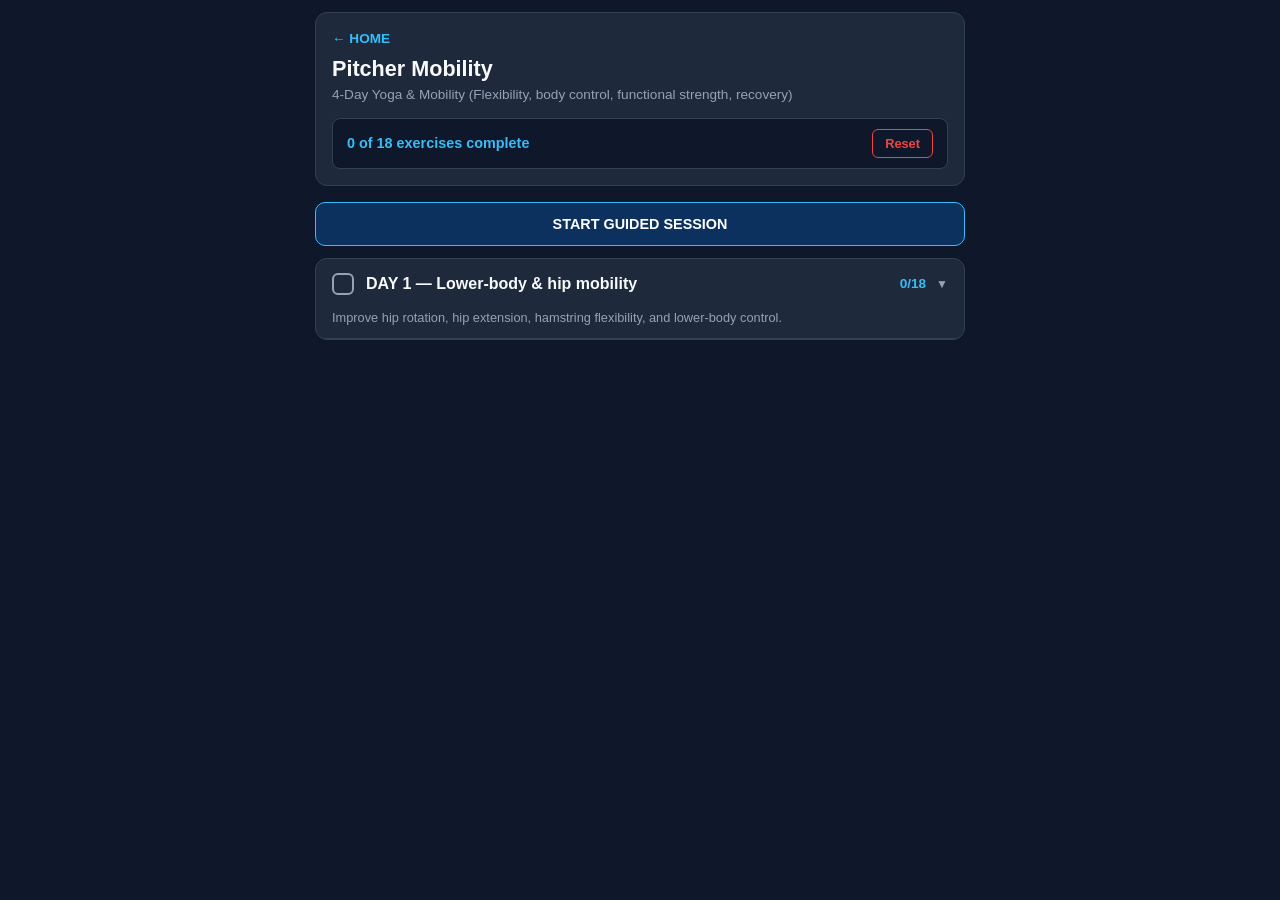
<file: day1.html>
<!DOCTYPE html>
<html lang="en">
<head>
  <meta charset="UTF-8">
  <meta name="viewport" content="width=device-width, initial-scale=1.0, maximum-scale=1.0, user-scalable=no">
  <title>Yamamobility — Day 1</title>
  <style>
    :root {
      --bg-color: #0f172a;
      --card-bg: #1e293b;
      --card-border: #334155;
      --text-main: #f8fafc;
      --text-muted: #94a3b8;
      --accent-blue: #38bdf8;
      --accent-green: #22c55e;
      --active-item-bg: rgba(34, 197, 94, 0.12);
    }
    * { box-sizing: border-box; margin: 0; padding: 0; font-family: -apple-system, BlinkMacSystemFont, 'Segoe UI', Roboto, Helvetica, Arial, sans-serif; -webkit-tap-highlight-color: transparent; }
    body { background-color: var(--bg-color); color: var(--text-main); padding: 12px; display: flex; justify-content: center; }
    .app-container { width: 100%; max-width: 650px; }
    header { background-color: var(--card-bg); border: 1px solid var(--card-border); border-radius: 12px; padding: 16px; margin-bottom: 16px; }
    h1 { font-size: 1.35rem; font-weight: 700; margin-bottom: 4px; }
    .subtitle { font-size: .85rem; color: var(--text-muted); margin-bottom: 14px; line-height: 1.3; }
    .main-progress { background-color: #0f172a; border-radius: 8px; padding: 10px 14px; display: flex; justify-content: space-between; align-items: center; border: 1px solid var(--card-border); }
    .progress-text { font-size: .9rem; font-weight: 600; color: var(--accent-blue); }
    .btn-reset { background: transparent; border: 1px solid #ef4444; color: #ef4444; padding: 6px 12px; border-radius: 6px; font-size: .8rem; font-weight: 600; cursor: pointer; touch-action: manipulation; }
    .btn-reset:active { background: #ef4444; color: #fff; }
    .day-accordion { background: var(--card-bg); border: 1px solid var(--card-border); border-radius: 12px; margin-bottom: 12px; overflow: hidden; }
    .day-header { width: 100%; background: none; border: none; padding: 14px 16px; text-align: left; color: var(--text-main); display: flex; justify-content: space-between; align-items: center; touch-action: manipulation; }
    .day-title-container { display: flex; align-items: center; gap: 12px; cursor: pointer; flex-grow: 1; }
    .day-title { font-size: 1rem; font-weight: 600; line-height: 1.2; }
    .day-meta { display: flex; align-items: center; gap: 10px; padding-left: 8px; cursor: pointer; }
    .day-counter { font-size: .85rem; font-weight: 600; color: var(--accent-blue); white-space: nowrap; }
    .arrow { transition: transform .3s ease; font-size: .75rem; color: var(--text-muted); }
    .day-accordion.active .arrow { transform: rotate(180deg); }
    .day-description { padding: 0 16px 12px; font-size: .8rem; color: var(--text-muted); border-bottom: 1px solid var(--card-border); line-height: 1.35; }
    .day-content { max-height: 0; overflow: hidden; transition: max-height .3s ease-out; background: #111827; }
    .day-accordion.active .day-content { max-height: 2500px; transition: max-height .4s ease-in; }
    input[type="checkbox"] { appearance: none; width: 22px; height: 22px; border: 2px solid var(--text-muted); border-radius: 6px; outline: none; cursor: pointer; position: relative; flex-shrink: 0; }
    input[type="checkbox"]:checked { background: var(--accent-green); border-color: var(--accent-green); }
    input[type="checkbox"]:checked::after { content: '✓'; position: absolute; color: white; font-size: 15px; font-weight: bold; top: -2px; left: 4px; }
    .section-title { font-size: .75rem; text-transform: uppercase; letter-spacing: .05em; color: var(--accent-blue); padding: 10px 16px 4px; background: #172033; border-top: 1px solid var(--card-border); font-weight: 700; }
    .exercise-item { display: flex; align-items: center; padding: 12px 16px; border-bottom: 1px solid #1f2937; cursor: pointer; user-select: none; transition: background-color .15s ease; }
    .exercise-item:last-child { border-bottom: none; }
    .exercise-item input[type="checkbox"] { margin-right: 14px; }
    .exercise-label { flex-grow: 1; line-height: 1.3; display:flex; flex-direction:column; gap:3px; }
    .exercise-name { font-size:.92rem; color:var(--text-main); font-weight:600; }
    .exercise-prescription { font-size:.78rem; color:var(--text-muted); font-weight:400; }
    .exercise-item:has(input[type="checkbox"]:checked) { background: var(--active-item-bg); }
    .exercise-item input[type="checkbox"]:checked + .exercise-label { color: var(--text-main); font-weight: 500; }
    .exercise-item { cursor: pointer; } .movement-icon { margin-left:8px;color:var(--accent-blue);font-size:.75rem;opacity:.8; } .movement-button { margin-left:10px; border:1px solid var(--accent-blue); background:transparent; color:var(--accent-blue); border-radius:7px; padding:6px 9px; font-size:.72rem; font-weight:700; cursor:pointer; flex-shrink:0; touch-action:manipulation; } .movement-button:active { background:var(--accent-blue); color:#0f172a; } .movement-modal{position:fixed;inset:0;z-index:1000;display:none;align-items:center;justify-content:center;padding:10px;background:rgba(0,0,0,.72);backdrop-filter:blur(4px)} .movement-modal.open{display:flex}.movement-card{width:100%;max-width:620px;height:auto;max-height:96dvh;overflow:auto;background:var(--card-bg);border:1px solid var(--card-border);border-radius:16px;box-shadow:0 20px 60px rgba(0,0,0,.45)} .movement-head{display:flex;justify-content:space-between;align-items:center;gap:12px;padding:16px 18px 10px}.movement-title{font-size:1.05rem;font-weight:700;line-height:1.25}.movement-close{border:1px solid var(--card-border);background:transparent;color:var(--text-main);width:34px;height:34px;border-radius:50%;font-size:1.2rem;cursor:pointer}.movement-visual{margin:0 18px;min-height:250px;max-height:none;border-radius:12px;background:#fff;border:1px solid var(--card-border);display:flex;align-items:center;justify-content:center;overflow:hidden}.google-image-panel{width:100%;min-height:300px;display:flex;flex-direction:column;align-items:center;justify-content:center;text-align:center;padding:28px;background:#0b1220}.google-image-icon{font-size:3.2rem;font-weight:800;line-height:1;margin-bottom:12px;color:#4285f4}.google-image-heading{font-size:1.1rem;font-weight:700;margin-bottom:8px}.google-image-text{max-width:390px;color:var(--text-muted);font-size:.84rem;line-height:1.45;margin-bottom:18px}.google-image-button{display:inline-block;border:1px solid var(--accent-blue);background:var(--accent-blue);color:#0f172a;border-radius:8px;padding:10px 14px;font-size:.76rem;font-weight:800;text-decoration:none}.movement-details{padding:14px 18px 18px}.movement-details p{color:var(--text-muted);font-size:.88rem;line-height:1.45;margin-bottom:10px}.movement-tip{color:var(--text-main)!important}
    .day-note { padding: 12px 16px; font-size: .8rem; color: #f59e0b; background: #271e11; border-top: 1px solid var(--card-border); font-style: italic; line-height: 1.35; }
  </style>
<link rel="manifest" href="manifest.webmanifest"><link rel="stylesheet" href="enhancements.css?v=20260927-29"></head>
<body>
<div class="app-container">
  <header><a href="index.html" style="display:inline-block;color:var(--accent-blue);text-decoration:none;font-size:.85rem;font-weight:700;margin-bottom:10px">← HOME</a>
    <h1>Pitcher Mobility</h1>
    <div class="subtitle">4-Day Yoga &amp; Mobility (Flexibility, body control, functional strength, recovery)</div>
    <div class="main-progress">
      <span class="progress-text" id="total-progress">0 of 70 exercises complete</span>
      <button class="btn-reset" onclick="resetAll()">Reset</button>
    </div>
  </header>
  <div id="routine-container"></div><div class="movement-modal" id="movement-modal" role="dialog" aria-modal="true"><div class="movement-card" onclick="event.stopPropagation()"><div class="movement-head"><div class="movement-title" id="movement-title">Movement</div><button class="movement-close" onclick="closeMovement()">×</button></div><div class="movement-visual" id="movement-visual"></div><div class="movement-details"><p id="movement-description"></p><p class="movement-tip" id="movement-tip"></p></div></div></div>
</div>
<script>
const ACTIVE_DAY=1;
const workoutData = [
  {day:1,title:"DAY 1 — Lower-body & hip mobility",description:"Improve hip rotation, hip extension, hamstring flexibility, and lower-body control.",sections:[
    {name:"Warm-up",exercises:["Cat-cow — 10 reps","Leg swings, front to back — 10 per leg","90/90 hip switches — 10 total","World’s greatest stretch — 5 per side"]},
    {name:"Mobility Flow",exercises:["90/90 hip stretch — 2 × 45 sec per side","Deep squat hold — 2 × 45 sec","Low lunge with overhead reach — 2 × 30 sec per side","Half-kneeling hip-flexor stretch — 2 × 45 sec per side","Adductor rock-backs — 2 × 10 per side"]},
    {name:"Yoga & Flexibility",exercises:["Pigeon pose — 2 × 45 sec per side","Seated forward fold — 2 × 45 sec","Frog stretch — 2 × 30 sec"]},
    {name:"Strength & Control",exercises:["Wall Knee Walks — 2 × 8","Single-leg glute bridge — 2 × 10 per side","Single-leg balance with reach — 2 × 5 per side","Half Moon — 2 × 30 sec per side","Handstand — 2 × 20–30 sec controlled hold"]},{name:"Finish",exercises:["Diaphragmatic breathing — 2 min"]}]},
  {day:2,title:"DAY 2 — Shoulder, chest & upper-back mobility",description:"Maintain comfortable shoulder movement, thoracic extension/rotation, and shoulder-blade control.",note:"Keep this session easy before a bullpen or start. Skip any movement that causes shoulder discomfort.",sections:[
    {name:"Warm-up",exercises:["Arm circles — 10 each direction","Scapular push-ups — 10 reps","Cat-cow — 10 reps","Thoracic rotations — 8 per side"]},
    {name:"Mobility Flow",exercises:["Thread the needle — 2 × 8 per side","Wall slides — 2 × 10","Puppy pose — 2 × 30 sec","Doorway chest stretch — 2 × 30 sec per side","Quadruped thoracic rotations — 2 × 8 per side"]},
    {name:"Yoga & Flexibility",exercises:["Puppy pose — 2 × 30–45 sec","Cow-face arms — 2 × 20–30 sec per side","Thread the needle — 2 × 30 sec per side"]},
    {name:"Strength & Control",exercises:["Wall Handstand Hold — 2 × 20–30 sec","Crab Touches — 2 × 3","Hand Walk Arounds — 2 × 5 per side","Dead bug — 2 × 8 per side","1 Hand Plank Reach-Through — 2 × 5 per side"]},{name:"Finish",exercises:["Diaphragmatic breathing — 2 min"]}]},
  {day:3,title:"DAY 3 — Spinal flexibility & deep stretching",description:"Improve thoracic extension, spinal control, hamstring flexibility, and gradual backbend capacity.",note:"Focus on controlled extension through the upper back and hips. Do not force extreme lumbar backbends or jump straight into full wheel pose.",sections:[
    {name:"Warm-up",exercises:["Cat-cow — 10 reps","Pelvic tilts — 10 reps","AAROM Thoracic rotations — 8 per side","Downward dog to plank — 8 reps"]},
    {name:"Mobility Flow",exercises:["Child’s pose with side reach — 2 × 30 sec per side","Sphinx pose — 2 × 30 sec","Open-book rotations — 2 × 8 per side","Seated spinal rotations — 2 × 8 per side"]},
    {name:"Yoga & Flexibility",exercises:["Sphinx pose — 2 × 30–45 sec","Low cobra — 2 × 8 reps, holding 5 sec","Bridge pose — 2 × 5 reps, holding 5 sec","Supported camel pose — 2 × 20 sec"]},
    {name:"Strength & Control",exercises:["Half-split stretch — 2 × 45 sec per side","Sumo Squat with OVH Reach — 2 × 10","Lying Hip over Shoulders with Rocker Reach — 2 × 45 sec","Low lunge — 1 × 45 sec per side","Supine figure-four stretch — 1 × 45 sec per side"]},{name:"Finish",exercises:["Diaphragmatic breathing — 2 min"]}]},
  {day:4,title:"DAY 4 — Full-body flow & pitcher-specific control",description:"Connect mobility, balance, breathing, and strength into a smooth full-body session.",note:"Train to mild tension, not pain. Stop for sharp pain, numbness, tingling, or pinching.",sections:[
    {name:"Warm-up",exercises:["March in place — 1 min","Arm swings — 10 each direction","Leg swings — 10 per leg","Cat-cow — 8 reps"]},
    {name:"Mobility Flow — 2 relaxed rounds",exercises:["Single-leg balance with leg hold — 2 × 20 sec per leg","Downward dog — 30 sec","Low lunge with rotation — 5 per side","Warrior II — 30 sec per side","Triangle pose — 30 sec per side","Chair pose — 30 sec"]},
    {name:"Strength & Control",exercises:["Single-leg balance with reach — 2 × 5 per side","Bird dogs — 2 × 8 per side","Dead bugs — 2 × 8 per side","Plank Foot Crossover Reaches — 2 × 5 per side","1-Sided Crab Holds — 2 × 30 sec per side"]},
    {name:"Finish",exercises:["Legs-up-the-wall — 2 min","Child’s pose — 1 min","Diaphragmatic breathing — 2 min"]}]}
];

let globalExerciseCount=0;
function renderApp(){
  const container=document.getElementById('routine-container'); container.innerHTML=''; globalExerciseCount=0;
  workoutData.filter(d=>d.day===ACTIVE_DAY).forEach(dayData=>{
    let dayTotal=dayData.sections.reduce((sum,s)=>sum+s.exercises.length,0); globalExerciseCount+=dayTotal;
    const dayEl=document.createElement('div'); dayEl.className='day-accordion'; dayEl.id=`day-card-${dayData.day}`;
    let sectionsHTML='';
    dayData.sections.forEach((section,sIdx)=>{
      sectionsHTML+=`<div class="section-title">${section.name}</div>`;
      section.exercises.forEach((ex,eIdx)=>{
        const exId=`d${dayData.day}_s${sIdx}_e${eIdx}`;
        const safeEx=ex.replace(/&/g,"&amp;").replace(/"/g,"&quot;").replace(/</g,"&lt;").replace(/>/g,"&gt;");
        const parts=ex.split(/\s+[—–-]\s+/,2);
        const exName=parts[0];
        const exPrescription=parts.length>1?parts[1]:"";
        const hasLocalImage=!!movementImages[ex];
        const timerHTML="";
        sectionsHTML+=`<label class="exercise-item" for="${exId}" data-ex="${safeEx}"><input type="checkbox" id="${exId}" onchange="onExerciseToggle(${dayData.day})"><span class="exercise-label"><span class="exercise-name">${exName}</span>${exPrescription?`<span class="exercise-prescription">${exPrescription}</span>`:""}</span>${timerHTML}${hasLocalImage?"":`<button type="button" class="movement-button" aria-label="View ${exName}" onclick="openMovement(event, this.closest('.exercise-item').dataset.ex)">VIEW</button>`}</label>`;
      });
    });
    const noteHTML=dayData.note?`<div class="day-note">${dayData.note}</div>`:'';
    dayEl.innerHTML=`<div class="day-header"><div class="day-title-container" onclick="toggleDay(${dayData.day})"><input type="checkbox" id="day-cb-${dayData.day}" onchange="toggleDayAll(event,${dayData.day})" onclick="event.stopPropagation()"><span class="day-title">${dayData.title}</span></div><div class="day-meta" onclick="toggleDay(${dayData.day})"><span class="day-counter" id="counter-day-${dayData.day}">0/${dayTotal}</span><span class="arrow">▼</span></div></div><div class="day-description">${dayData.description}</div><div class="day-content">${sectionsHTML}${noteHTML}</div>`;
    container.appendChild(dayEl);
    dayEl.querySelectorAll(".exercise-item").forEach(item=>item.addEventListener("click", function(event){ if(event.target.tagName === "INPUT" || event.target.tagName === "BUTTON") return; if(movementImages[this.dataset.ex]) openMovement(event, this.dataset.ex); }));
  });
  loadSavedState(); updateProgress();
}
const movementInfo = {
  "Cat-cow — 10 reps":["Start on hands and knees. Alternate rounding and extending the spine with your breath.","Keep the motion smooth and avoid forcing the neck or low back."],
  "90/90 hip switches — 10 total":["Sit with both knees bent and rotate the legs from side to side.","Stay tall and move from the hips."],
  "Deep squat hold — 2 × 45 sec":["Lower into a comfortable deep squat with feet planted and chest lifted.","Use support if needed; do not force the depth."],
  "Pigeon pose — 2 × 45 sec per side":["Place one shin forward and extend the opposite leg behind you, then hinge forward.","Keep the front knee comfortable."],
  "Frog stretch — 2 × 30 sec":["From hands and knees, widen the knees and gently shift the hips back.","Keep the stretch mild and controlled."],
  "Puppy pose — 2 × 30 sec":["Walk the hands forward from hands and knees and gently lower the chest.","Keep the shoulders comfortable."],
  "Thread the needle — 2 × 8 per side":["From hands and knees, slide one arm underneath the other and rotate the upper back.","Move slowly through a comfortable range."],
  "Dead bug — 2 × 8 per side":["Lie on your back with arms and knees raised and slowly extend opposite limbs.","Keep the low back controlled."],
  "Dead bugs — 2 × 8 per side":["Lie on your back with arms and knees raised and slowly extend opposite limbs.","Keep the low back controlled."],
  "Handstand — 2 × 20–30 sec controlled hold":["Practice a controlled handstand with appropriate wall support if needed.","Prioritize safe exits and stop when form breaks down."],
  "Bridge pose — 2 × 5 reps, holding 5 sec":["Lie on your back, plant the feet, and lift the hips while keeping the knees tracking forward.","Avoid forcing the backbend."],
  "Sphinx pose — 2 × 30 sec":["Lie on your stomach and support the upper body on the forearms.","Create gentle extension without pinching the low back."],
  "Supported camel pose — 2 × 20 sec":["Kneel tall and gently extend through the upper back.","Use support instead of forcing the heels."],
  "Triangle pose — 30 sec per side":["Straighten the front leg, hinge the torso over it, and open the top arm.","Use a block if needed."],
  "Warrior II — 30 sec per side":["Take a wide stance, bend the front knee, and extend the arms.","Keep the front knee tracking over the foot."],
  "Child’s pose — 30 sec":["Sit the hips toward the heels and reach the arms forward.","Relax the neck and breathe slowly."],
  "Child’s pose — 1 min":["Sit the hips toward the heels and reach the arms forward.","Relax the neck and breathe slowly."],
  "Legs-up-the-wall — 2 min":["Lie on your back with your legs resting against a wall.","Let your breathing slow and keep the position comfortable."],
  "Diaphragmatic breathing — 2 min":["Breathe slowly into the lower ribs and abdomen.","Keep the shoulders relaxed and lengthen the exhale."],
};
const movementImages = {
  "Diaphragmatic breathing — 2 min":"assets/Yama Celly.gif?v=yama-celly-gif-20260927",
  "Arm circles — 10 each direction":"assets/yamamobility_day2_images/Arm Circles.png?v=day2-20260927",
  "Scapular push-ups — 10 reps":"assets/yamamobility_day2_images/Scap Push-Ups.jpg?v=day2-20260927",
  "Thoracic rotations — 8 per side":"assets/yamamobility_day2_images/Thoracic Rotation.jpg?v=day2-20260927",
  "Thread the needle — 2 × 8 per side":"assets/yamamobility_day2_images/Thread the Needle.jpg?v=day2-20260927",
  "Wall slides — 2 × 10":"assets/yamamobility_day2_images/Wall Slides.jpg?v=day2-20260927",
  "Puppy pose — 2 × 30 sec":"assets/yamamobility_day2_images/Puppy Pose.jpg?v=day2-20260927",
  "Doorway chest stretch — 2 × 30 sec per side":"assets/yamamobility_day2_images/Doorway Stretch.jpg?v=day2-20260927",
  "Quadruped thoracic rotations — 2 × 8 per side":"assets/yamamobility_day2_images/Quadruped Thoracic Rotation.png?v=day2-20260927",
  "Puppy pose — 2 × 30–45 sec":"assets/yamamobility_day2_images/Puppy Pose Yoga.webp?v=day2-20260927",
  "Cow-face arms — 2 × 20–30 sec per side":"assets/yamamobility_day2_images/Cow-Face Arms.jpg?v=day2-20260927",
  "Thread the needle — 2 × 30 sec per side":"assets/yamamobility_day2_images/Thread the Needle Yoga.jpg?v=day2-20260927",
  "Wall Handstand Hold — 2 × 20–30 sec":"assets/yamamobility_day2_images/1 Foot Handstand Push-ups.jpg?v=day2-20260927",
  "Crab Touches — 2 × 3":"assets/yamamobility_day2_images/Crab Touches.jpg?v=day2-20260927",
  "Hand Walk Arounds — 2 × 5 per side":"assets/yamamobility_day2_images/Hand Walk Arounds.avif?v=day2-20260927",
  "Dead bug — 2 × 8 per side":"assets/yamamobility_day2_images/Dead Bug.webp?v=day2-20260927",
  "1 Hand Plank Reach-Through — 2 × 5 per side":"assets/yamamobility_day2_images/1 Hand Plank Reach-Through.webp?v=day2-20260927",
  "Cat-cow — 10 reps":"assets/cat-cow.jpg?v=20260927-new17",
  "Cat-cow — 8 reps":"assets/cat-cow.jpg?v=20260927-new17",
  "Leg swings, front to back — 10 per leg":"assets/leg-swings.jpg?v=20260927-new17",
  "Leg swings — 10 per leg":"assets/leg-swings.jpg?v=20260927-new17",
  "90/90 hip switches — 10 total":"assets/90-90-hip-switches.jpg?v=20260927-new17",
  "World’s greatest stretch — 5 per side":"assets/worlds-greatest-stretch.jpg?v=20260927-new17",
  "90/90 hip stretch — 2 × 45 sec per side":"assets/90-90-hip-stretch.jpg?v=20260927-new17",
  "Deep squat hold — 2 × 45 sec":"assets/deep-squat-hold.jpg?v=20260927-new17",
  "Low lunge with overhead reach — 2 × 30 sec per side":"assets/low-lunge-overhead-reach.jpg?v=20260927-new17",
  "Half-kneeling hip-flexor stretch — 2 × 45 sec per side":"assets/half-kneeling-hip-flexor-stretch.jpg?v=20260927-new17",
  "Adductor rock-backs — 2 × 10 per side":"assets/adductor-rock-backs.jpg?v=20260927-new17",
  "Pigeon pose — 2 × 45 sec per side":"assets/pigeon-pose.jpg?v=20260927-new17",
  "Seated forward fold — 2 × 45 sec":"assets/seated-forward-fold.jpg?v=20260927-new17",
  "Frog stretch — 2 × 30 sec":"assets/frog-stretch.jpg?v=20260927-new17",
  "Wall Knee Walks — 2 × 8":"assets/wall-knee-walks.jpg?v=20260927-new17",
  "Single-leg glute bridge — 2 × 10 per side":"assets/single-leg-glute-bridge.jpg?v=20260927-new17",
  "Single-leg balance with reach — 2 × 5 per side":"assets/single-leg-balance-reach.jpg?v=20260927-new17",
  "Half Moon — 2 × 30 sec per side":"assets/half-moon.jpg?v=20260927-new17",
  "Handstand — 2 × 20–30 sec controlled hold":"assets/handstand.jpg?v=20260927-new17"
};
function googleImagesUrl(ex){
  return "https://www.google.com/search?tbm=isch&q="+encodeURIComponent(ex.replace(/—.*$/,"")+" exercise demonstration");
}
function imageVisual(ex){
  const src=movementImages[ex];
  if(src) return '<img src="'+src+'" alt="'+ex.replace(/"/g,"&quot;")+'" loading="eager" style="display:block;width:100%;height:auto;max-width:100%;max-height:520px;object-fit:contain;object-position:center;margin:0 auto;background:#fff">';
  return '<div class="google-image-panel"><div class="google-image-heading">View exercise examples</div><div class="google-image-text">Open Google Images for <strong>'+ex.replace(/"/g,"&quot;")+'</strong>.</div><a class="google-image-button" href="'+googleImagesUrl(ex)+'" target="_blank" rel="noopener noreferrer">OPEN GOOGLE IMAGES →</a></div>';
}
function openMovement(event,ex){
  if(event) event.stopPropagation();
  if(event && event.target && event.target.tagName==="INPUT") return;
  if(event) event.preventDefault();
  var info=movementInfo[ex]||["Follow the prescribed movement slowly and with control.","Stop for sharp pain, numbness, tingling, or pinching."];
  document.getElementById("movement-title").textContent=ex;
  document.getElementById("movement-description").textContent=info[0];
  document.getElementById("movement-tip").textContent=info[1];
  document.getElementById("movement-visual").innerHTML=imageVisual(ex);
  document.getElementById("movement-modal").classList.add("open");
}
function closeMovement(){document.getElementById("movement-modal").classList.remove("open");}
document.getElementById("movement-modal").addEventListener("click",closeMovement);
document.addEventListener("keydown",function(e){if(e.key==="Escape")closeMovement();});

function toggleDay(dayNum){document.getElementById(`day-card-${dayNum}`).classList.toggle('active');}
function toggleDayAll(event,dayNum){
  const isChecked=event.target.checked, dayData=workoutData.find(d=>d.day===dayNum);
  dayData.sections.forEach((section,sIdx)=>section.exercises.forEach((_,eIdx)=>{const cb=document.getElementById(`d${dayNum}_s${sIdx}_e${eIdx}`);if(cb)cb.checked=isChecked;}));
  updateProgress();
  if(isChecked) showDayCompleteCelly(dayNum);
}
function onExerciseToggle(dayNum){
  const dayData=workoutData.find(d=>d.day===dayNum); let allChecked=true;
  dayData.sections.forEach((section,sIdx)=>section.exercises.forEach((_,eIdx)=>{const cb=document.getElementById(`d${dayNum}_s${sIdx}_e${eIdx}`);if(cb&&!cb.checked)allChecked=false;}));
  const dayCb=document.getElementById(`day-cb-${dayNum}`); const wasComplete=dayCb?dayCb.checked:false;
  if(dayCb)dayCb.checked=allChecked;
  updateProgress();
  if(allChecked&&!wasComplete) showDayCompleteCelly(dayNum);
}
function showDayCompleteCelly(dayNum){
  document.getElementById("movement-title").textContent=`DAY ${dayNum} COMPLETE`;
  document.getElementById("movement-description").textContent="Workout complete.";
  document.getElementById("movement-tip").textContent="";
  document.getElementById("movement-visual").innerHTML='<img src="assets/pitching-major-league-baseball.gif?v=day-complete-20260927" alt="Day complete pitching celebration" style="display:block;width:100%;height:auto;max-width:100%;max-height:520px;object-fit:contain;object-position:center;margin:0 auto;background:#fff">';
  document.getElementById("movement-modal").classList.add("open");
}
function updateProgress(){
  let grandTotalCompleted=0;
  workoutData.forEach(dayData=>{
    let dayCompleted=0,dayTotal=0;
    dayData.sections.forEach((section,sIdx)=>section.exercises.forEach((_,eIdx)=>{
      dayTotal++; const cb=document.getElementById(`d${dayData.day}_s${sIdx}_e${eIdx}`);
      if(cb&&cb.checked){dayCompleted++;grandTotalCompleted++;}
    }));
    const counterEl=document.getElementById(`counter-day-${dayData.day}`); if(counterEl)counterEl.textContent=`${dayCompleted}/${dayTotal}`;
    const dayCb=document.getElementById(`day-cb-${dayData.day}`); if(dayCb)dayCb.checked=dayCompleted===dayTotal&&dayTotal>0;
  });
  document.getElementById('total-progress').textContent=`${grandTotalCompleted} of ${globalExerciseCount} exercises complete`; saveState();
}
function saveState(){const state={};document.querySelectorAll('input[type="checkbox"]').forEach(cb=>state[cb.id]=cb.checked);localStorage.setItem('pitcher_mobility_state',JSON.stringify(state));}
function loadSavedState(){const saved=localStorage.getItem('pitcher_mobility_state');if(!saved)return;try{const state=JSON.parse(saved);Object.keys(state).forEach(id=>{const cb=document.getElementById(id);if(cb)cb.checked=state[id];});}catch(e){localStorage.removeItem('pitcher_mobility_state');}}
function resetAll(){if(confirm("Reset all exercise progress?")){document.querySelectorAll('input[type="checkbox"]').forEach(cb=>cb.checked=false);updateProgress();}}
renderApp();
</script>
<script src="enhancements.js?v=20260929-67"></script><script src="guided.js?v=20260929-30"></script></body>
</html>
</file>
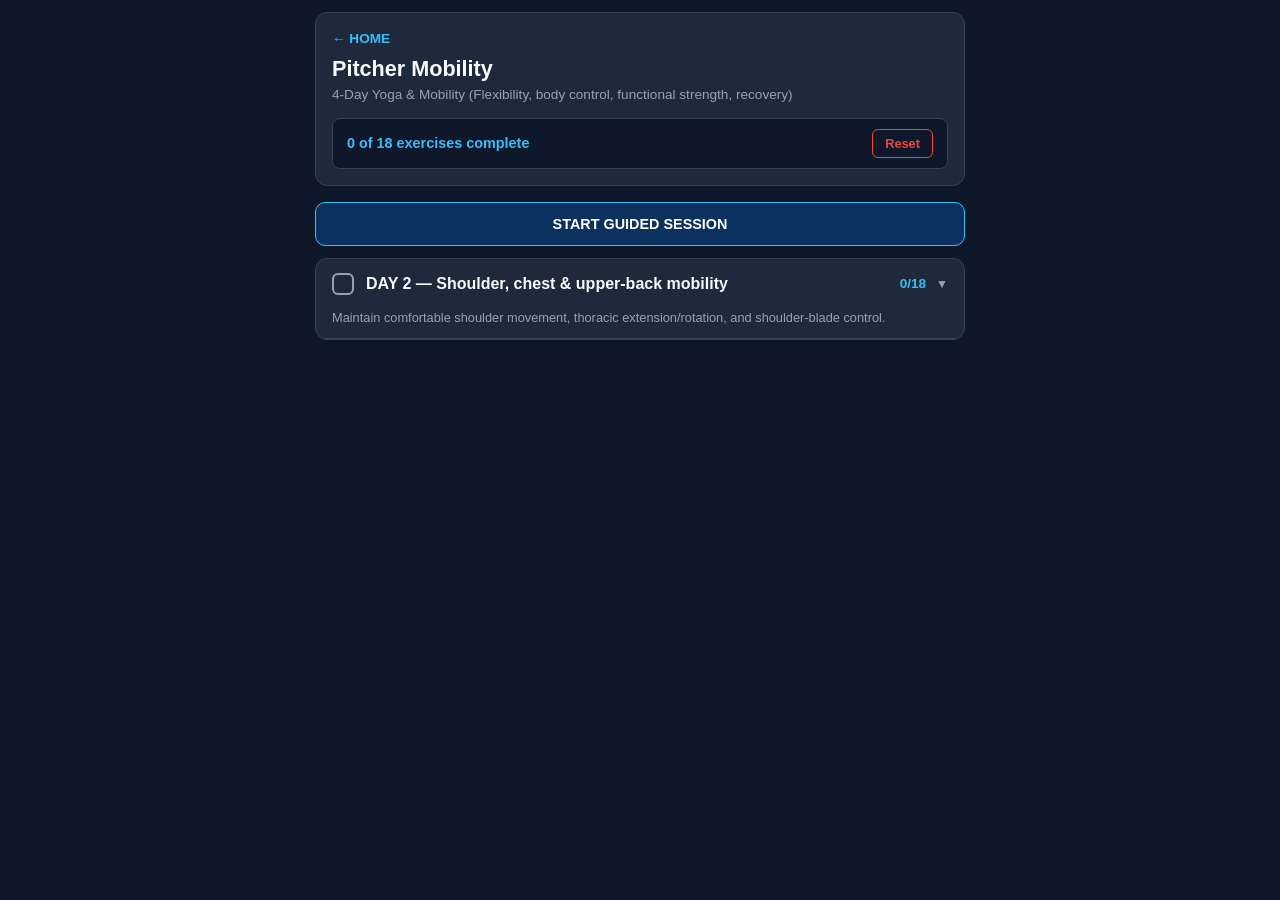
<file: day2.html>
<!DOCTYPE html>
<html lang="en">
<head>
  <meta charset="UTF-8">
  <meta name="viewport" content="width=device-width, initial-scale=1.0, maximum-scale=1.0, user-scalable=no">
  <title>Yamamobility — Day 2</title>
  <style>
    :root {
      --bg-color: #0f172a;
      --card-bg: #1e293b;
      --card-border: #334155;
      --text-main: #f8fafc;
      --text-muted: #94a3b8;
      --accent-blue: #38bdf8;
      --accent-green: #22c55e;
      --active-item-bg: rgba(34, 197, 94, 0.12);
    }
    * { box-sizing: border-box; margin: 0; padding: 0; font-family: -apple-system, BlinkMacSystemFont, 'Segoe UI', Roboto, Helvetica, Arial, sans-serif; -webkit-tap-highlight-color: transparent; }
    body { background-color: var(--bg-color); color: var(--text-main); padding: 12px; display: flex; justify-content: center; }
    .app-container { width: 100%; max-width: 650px; }
    header { background-color: var(--card-bg); border: 1px solid var(--card-border); border-radius: 12px; padding: 16px; margin-bottom: 16px; }
    h1 { font-size: 1.35rem; font-weight: 700; margin-bottom: 4px; }
    .subtitle { font-size: .85rem; color: var(--text-muted); margin-bottom: 14px; line-height: 1.3; }
    .main-progress { background-color: #0f172a; border-radius: 8px; padding: 10px 14px; display: flex; justify-content: space-between; align-items: center; border: 1px solid var(--card-border); }
    .progress-text { font-size: .9rem; font-weight: 600; color: var(--accent-blue); }
    .btn-reset { background: transparent; border: 1px solid #ef4444; color: #ef4444; padding: 6px 12px; border-radius: 6px; font-size: .8rem; font-weight: 600; cursor: pointer; touch-action: manipulation; }
    .btn-reset:active { background: #ef4444; color: #fff; }
    .day-accordion { background: var(--card-bg); border: 1px solid var(--card-border); border-radius: 12px; margin-bottom: 12px; overflow: hidden; }
    .day-header { width: 100%; background: none; border: none; padding: 14px 16px; text-align: left; color: var(--text-main); display: flex; justify-content: space-between; align-items: center; touch-action: manipulation; }
    .day-title-container { display: flex; align-items: center; gap: 12px; cursor: pointer; flex-grow: 1; }
    .day-title { font-size: 1rem; font-weight: 600; line-height: 1.2; }
    .day-meta { display: flex; align-items: center; gap: 10px; padding-left: 8px; cursor: pointer; }
    .day-counter { font-size: .85rem; font-weight: 600; color: var(--accent-blue); white-space: nowrap; }
    .arrow { transition: transform .3s ease; font-size: .75rem; color: var(--text-muted); }
    .day-accordion.active .arrow { transform: rotate(180deg); }
    .day-description { padding: 0 16px 12px; font-size: .8rem; color: var(--text-muted); border-bottom: 1px solid var(--card-border); line-height: 1.35; }
    .day-content { max-height: 0; overflow: hidden; transition: max-height .3s ease-out; background: #111827; }
    .day-accordion.active .day-content { max-height: 2500px; transition: max-height .4s ease-in; }
    input[type="checkbox"] { appearance: none; width: 22px; height: 22px; border: 2px solid var(--text-muted); border-radius: 6px; outline: none; cursor: pointer; position: relative; flex-shrink: 0; }
    input[type="checkbox"]:checked { background: var(--accent-green); border-color: var(--accent-green); }
    input[type="checkbox"]:checked::after { content: '✓'; position: absolute; color: white; font-size: 15px; font-weight: bold; top: -2px; left: 4px; }
    .section-title { font-size: .75rem; text-transform: uppercase; letter-spacing: .05em; color: var(--accent-blue); padding: 10px 16px 4px; background: #172033; border-top: 1px solid var(--card-border); font-weight: 700; }
    .exercise-item { display: flex; align-items: center; padding: 12px 16px; border-bottom: 1px solid #1f2937; cursor: pointer; user-select: none; transition: background-color .15s ease; }
    .exercise-item:last-child { border-bottom: none; }
    .exercise-item input[type="checkbox"] { margin-right: 14px; }
    .exercise-label { flex-grow: 1; line-height: 1.3; display:flex; flex-direction:column; gap:3px; }
    .exercise-name { font-size:.92rem; color:var(--text-main); font-weight:600; }
    .exercise-prescription { font-size:.78rem; color:var(--text-muted); font-weight:400; }
    .exercise-item:has(input[type="checkbox"]:checked) { background: var(--active-item-bg); }
    .exercise-item input[type="checkbox"]:checked + .exercise-label { color: var(--text-main); font-weight: 500; }
    .exercise-item { cursor: pointer; } .movement-icon { margin-left:8px;color:var(--accent-blue);font-size:.75rem;opacity:.8; } .movement-button { margin-left:10px; border:1px solid var(--accent-blue); background:transparent; color:var(--accent-blue); border-radius:7px; padding:6px 9px; font-size:.72rem; font-weight:700; cursor:pointer; flex-shrink:0; touch-action:manipulation; } .movement-button:active { background:var(--accent-blue); color:#0f172a; } .movement-modal{position:fixed;inset:0;z-index:1000;display:none;align-items:center;justify-content:center;padding:10px;background:rgba(0,0,0,.72);backdrop-filter:blur(4px)} .movement-modal.open{display:flex}.movement-card{width:100%;max-width:620px;height:auto;max-height:96dvh;overflow:auto;background:var(--card-bg);border:1px solid var(--card-border);border-radius:16px;box-shadow:0 20px 60px rgba(0,0,0,.45)} .movement-head{display:flex;justify-content:space-between;align-items:center;gap:12px;padding:16px 18px 10px}.movement-title{font-size:1.05rem;font-weight:700;line-height:1.25}.movement-close{border:1px solid var(--card-border);background:transparent;color:var(--text-main);width:34px;height:34px;border-radius:50%;font-size:1.2rem;cursor:pointer}.movement-visual{margin:0 18px;min-height:250px;max-height:none;border-radius:12px;background:#fff;border:1px solid var(--card-border);display:flex;align-items:center;justify-content:center;overflow:hidden}.google-image-panel{width:100%;min-height:300px;display:flex;flex-direction:column;align-items:center;justify-content:center;text-align:center;padding:28px;background:#0b1220}.google-image-icon{font-size:3.2rem;font-weight:800;line-height:1;margin-bottom:12px;color:#4285f4}.google-image-heading{font-size:1.1rem;font-weight:700;margin-bottom:8px}.google-image-text{max-width:390px;color:var(--text-muted);font-size:.84rem;line-height:1.45;margin-bottom:18px}.google-image-button{display:inline-block;border:1px solid var(--accent-blue);background:var(--accent-blue);color:#0f172a;border-radius:8px;padding:10px 14px;font-size:.76rem;font-weight:800;text-decoration:none}.movement-details{padding:14px 18px 18px}.movement-details p{color:var(--text-muted);font-size:.88rem;line-height:1.45;margin-bottom:10px}.movement-tip{color:var(--text-main)!important}
    .day-note { padding: 12px 16px; font-size: .8rem; color: #f59e0b; background: #271e11; border-top: 1px solid var(--card-border); font-style: italic; line-height: 1.35; }
  </style>
<link rel="manifest" href="manifest.webmanifest"><link rel="stylesheet" href="enhancements.css?v=20260927-29"></head>
<body>
<div class="app-container">
  <header><a href="index.html" style="display:inline-block;color:var(--accent-blue);text-decoration:none;font-size:.85rem;font-weight:700;margin-bottom:10px">← HOME</a>
    <h1>Pitcher Mobility</h1>
    <div class="subtitle">4-Day Yoga &amp; Mobility (Flexibility, body control, functional strength, recovery)</div>
    <div class="main-progress">
      <span class="progress-text" id="total-progress">0 of 70 exercises complete</span>
      <button class="btn-reset" onclick="resetAll()">Reset</button>
    </div>
  </header>
  <div id="routine-container"></div><div class="movement-modal" id="movement-modal" role="dialog" aria-modal="true"><div class="movement-card" onclick="event.stopPropagation()"><div class="movement-head"><div class="movement-title" id="movement-title">Movement</div><button class="movement-close" onclick="closeMovement()">×</button></div><div class="movement-visual" id="movement-visual"></div><div class="movement-details"><p id="movement-description"></p><p class="movement-tip" id="movement-tip"></p></div></div></div>
</div>
<script>
const ACTIVE_DAY=2;
const workoutData = [
  {day:1,title:"DAY 1 — Lower-body & hip mobility",description:"Improve hip rotation, hip extension, hamstring flexibility, and lower-body control.",sections:[
    {name:"Warm-up",exercises:["Cat-cow — 10 reps","Leg swings, front to back — 10 per leg","90/90 hip switches — 10 total","World’s greatest stretch — 5 per side"]},
    {name:"Mobility Flow",exercises:["90/90 hip stretch — 2 × 45 sec per side","Deep squat hold — 2 × 45 sec","Low lunge with overhead reach — 2 × 30 sec per side","Half-kneeling hip-flexor stretch — 2 × 45 sec per side","Adductor rock-backs — 2 × 10 per side"]},
    {name:"Yoga & Flexibility",exercises:["Pigeon pose — 2 × 45 sec per side","Seated forward fold — 2 × 45 sec","Frog stretch — 2 × 30 sec"]},
    {name:"Strength & Control",exercises:["Wall Knee Walks — 2 × 8","Single-leg glute bridge — 2 × 10 per side","Single-leg balance with reach — 2 × 5 per side","Half Moon — 2 × 30 sec per side","Handstand — 2 × 20–30 sec controlled hold"]},{name:"Finish",exercises:["Diaphragmatic breathing — 2 min"]}]},
  {day:2,title:"DAY 2 — Shoulder, chest & upper-back mobility",description:"Maintain comfortable shoulder movement, thoracic extension/rotation, and shoulder-blade control.",note:"Keep upper-body work controlled and submaximal after throwing. Skip any movement that causes shoulder discomfort.",sections:[
    {name:"Warm-up",exercises:["Arm circles — 10 each direction","Scapular push-ups — 10 reps","Cat-cow — 10 reps","Thoracic rotations — 8 per side"]},
    {name:"Mobility Flow",exercises:["Thread the needle — 2 × 8 per side","Wall slides — 2 × 10","Puppy pose — 2 × 30 sec","Doorway chest stretch — 2 × 30 sec per side","Quadruped thoracic rotations — 2 × 8 per side"]},
    {name:"Yoga & Flexibility",exercises:["Puppy pose — 2 × 30–45 sec","Cow-face arms — 2 × 20–30 sec per side","Thread the needle — 2 × 30 sec per side"]},
    {name:"Strength & Control",exercises:["Wall Handstand Hold — 2 × 20–30 sec","Crab Touches — 2 × 3","Hand Walk Arounds — 2 × 5 per side","Dead bug — 2 × 8 per side","1 Hand Plank Reach-Through — 2 × 5 per side"]},{name:"Finish",exercises:["Diaphragmatic breathing — 2 min"]}]},
  {day:3,title:"DAY 3 — Spinal flexibility & deep stretching",description:"Improve thoracic extension, spinal control, hamstring flexibility, and gradual backbend capacity.",note:"Focus on controlled extension through the upper back and hips. Do not force extreme lumbar backbends or jump straight into full wheel pose.",sections:[
    {name:"Warm-up",exercises:["Cat-cow — 10 reps","Pelvic tilts — 10 reps","AAROM Thoracic rotations — 8 per side","Downward dog to plank — 8 reps"]},
    {name:"Mobility Flow",exercises:["Child’s pose with side reach — 2 × 30 sec per side","Sphinx pose — 2 × 30 sec","Open-book rotations — 2 × 8 per side","Seated spinal rotations — 2 × 8 per side"]},
    {name:"Yoga & Flexibility",exercises:["Sphinx pose — 2 × 30–45 sec","Low cobra — 2 × 8 reps, holding 5 sec","Bridge pose — 2 × 5 reps, holding 5 sec","Supported camel pose — 2 × 20 sec"]},
    {name:"Strength & Control",exercises:["Half-split stretch — 2 × 45 sec per side","Sumo Squat with OVH Reach — 2 × 10","Lying Hip over Shoulders with Rocker Reach — 2 × 45 sec","Low lunge — 1 × 45 sec per side","Supine figure-four stretch — 1 × 45 sec per side"]},{name:"Finish",exercises:["Diaphragmatic breathing — 2 min"]}]},
  {day:4,title:"DAY 4 — Full-body flow & pitcher-specific control",description:"Connect mobility, balance, breathing, and strength into a smooth full-body session.",note:"Train to mild tension, not pain. Stop for sharp pain, numbness, tingling, or pinching.",sections:[
    {name:"Warm-up",exercises:["March in place — 1 min","Arm swings — 10 each direction","Leg swings — 10 per leg","Cat-cow — 8 reps"]},
    {name:"Mobility Flow — 2 relaxed rounds",exercises:["Single-leg balance with leg hold — 2 × 20 sec per leg","Downward dog — 30 sec","Low lunge with rotation — 5 per side","Warrior II — 30 sec per side","Triangle pose — 30 sec per side","Chair pose — 30 sec"]},
    {name:"Strength & Control",exercises:["Single-leg balance with reach — 2 × 5 per side","Bird dogs — 2 × 8 per side","Dead bugs — 2 × 8 per side","Plank Foot Crossover Reaches — 2 × 5 per side","1-Sided Crab Holds — 2 × 30 sec per side"]},
    {name:"Finish",exercises:["Legs-up-the-wall — 2 min","Child’s pose — 1 min","Diaphragmatic breathing — 2 min"]}]}
];

let globalExerciseCount=0;
function renderApp(){
  const container=document.getElementById('routine-container'); container.innerHTML=''; globalExerciseCount=0;
  workoutData.filter(d=>d.day===ACTIVE_DAY).forEach(dayData=>{
    let dayTotal=dayData.sections.reduce((sum,s)=>sum+s.exercises.length,0); globalExerciseCount+=dayTotal;
    const dayEl=document.createElement('div'); dayEl.className='day-accordion'; dayEl.id=`day-card-${dayData.day}`;
    let sectionsHTML='';
    dayData.sections.forEach((section,sIdx)=>{
      sectionsHTML+=`<div class="section-title">${section.name}</div>`;
      section.exercises.forEach((ex,eIdx)=>{
        const exId=`d${dayData.day}_s${sIdx}_e${eIdx}`;
        const safeEx=ex.replace(/&/g,"&amp;").replace(/"/g,"&quot;").replace(/</g,"&lt;").replace(/>/g,"&gt;");
        const parts=ex.split(/\s+[—–-]\s+/,2);
        const exName=parts[0];
        const exPrescription=parts.length>1?parts[1]:"";
        const hasLocalImage=!!movementImages[ex];
        const timerHTML="";
        sectionsHTML+=`<label class="exercise-item" for="${exId}" data-ex="${safeEx}"><input type="checkbox" id="${exId}" onchange="onExerciseToggle(${dayData.day})"><span class="exercise-label"><span class="exercise-name">${exName}</span>${exPrescription?`<span class="exercise-prescription">${exPrescription}</span>`:""}</span>${timerHTML}${hasLocalImage?"":`<button type="button" class="movement-button" aria-label="View ${exName}" onclick="openMovement(event, this.closest('.exercise-item').dataset.ex)">VIEW</button>`}</label>`;
      });
    });
    const noteHTML=dayData.note?`<div class="day-note">${dayData.note}</div>`:'';
    dayEl.innerHTML=`<div class="day-header"><div class="day-title-container" onclick="toggleDay(${dayData.day})"><input type="checkbox" id="day-cb-${dayData.day}" onchange="toggleDayAll(event,${dayData.day})" onclick="event.stopPropagation()"><span class="day-title">${dayData.title}</span></div><div class="day-meta" onclick="toggleDay(${dayData.day})"><span class="day-counter" id="counter-day-${dayData.day}">0/${dayTotal}</span><span class="arrow">▼</span></div></div><div class="day-description">${dayData.description}</div><div class="day-content">${sectionsHTML}${noteHTML}</div>`;
    container.appendChild(dayEl);
    dayEl.querySelectorAll(".exercise-item").forEach(item=>item.addEventListener("click", function(event){ if(event.target.tagName === "INPUT" || event.target.tagName === "BUTTON") return; if(movementImages[this.dataset.ex]) openMovement(event, this.dataset.ex); }));
  });
  loadSavedState(); updateProgress();
}
const movementInfo = {
  "Cat-cow — 10 reps":["Start on hands and knees. Alternate rounding and extending the spine with your breath.","Keep the motion smooth and avoid forcing the neck or low back."],
  "90/90 hip switches — 10 total":["Sit with both knees bent and rotate the legs from side to side.","Stay tall and move from the hips."],
  "Deep squat hold — 2 × 45 sec":["Lower into a comfortable deep squat with feet planted and chest lifted.","Use support if needed; do not force the depth."],
  "Pigeon pose — 2 × 45 sec per side":["Place one shin forward and extend the opposite leg behind you, then hinge forward.","Keep the front knee comfortable."],
  "Frog stretch — 2 × 30 sec":["From hands and knees, widen the knees and gently shift the hips back.","Keep the stretch mild and controlled."],
  "Puppy pose — 2 × 30 sec":["Walk the hands forward from hands and knees and gently lower the chest.","Keep the shoulders comfortable."],
  "Thread the needle — 2 × 8 per side":["From hands and knees, slide one arm underneath the other and rotate the upper back.","Move slowly through a comfortable range."],
  "Dead bug — 2 × 8 per side":["Lie on your back with arms and knees raised and slowly extend opposite limbs.","Keep the low back controlled."],
  "Dead bugs — 2 × 8 per side":["Lie on your back with arms and knees raised and slowly extend opposite limbs.","Keep the low back controlled."],
  "Handstand — 2 × 20–30 sec controlled hold":["Practice a controlled handstand with appropriate wall support if needed.","Prioritize safe exits and stop when form breaks down."],
  "Bridge pose — 2 × 5 reps, holding 5 sec":["Lie on your back, plant the feet, and lift the hips while keeping the knees tracking forward.","Avoid forcing the backbend."],
  "Sphinx pose — 2 × 30 sec":["Lie on your stomach and support the upper body on the forearms.","Create gentle extension without pinching the low back."],
  "Supported camel pose — 2 × 20 sec":["Kneel tall and gently extend through the upper back.","Use support instead of forcing the heels."],
  "Triangle pose — 30 sec per side":["Straighten the front leg, hinge the torso over it, and open the top arm.","Use a block if needed."],
  "Warrior II — 30 sec per side":["Take a wide stance, bend the front knee, and extend the arms.","Keep the front knee tracking over the foot."],
  "Child’s pose — 30 sec":["Sit the hips toward the heels and reach the arms forward.","Relax the neck and breathe slowly."],
  "Child’s pose — 1 min":["Sit the hips toward the heels and reach the arms forward.","Relax the neck and breathe slowly."],
  "Legs-up-the-wall — 2 min":["Lie on your back with your legs resting against a wall.","Let your breathing slow and keep the position comfortable."],
  "Diaphragmatic breathing — 2 min":["Breathe slowly into the lower ribs and abdomen.","Keep the shoulders relaxed and lengthen the exhale."],
};
const movementImages = {
  "Diaphragmatic breathing — 2 min":"assets/Yama Celly.gif?v=yama-celly-gif-20260927",
  "Arm circles — 10 each direction":"assets/yamamobility_day2_images/Arm Circles.png?v=day2-20260927",
  "Scapular push-ups — 10 reps":"assets/yamamobility_day2_images/Scap Push-Ups.jpg?v=day2-20260927",
  "Thoracic rotations — 8 per side":"assets/yamamobility_day2_images/Thoracic Rotation.jpg?v=day2-20260927",
  "Thread the needle — 2 × 8 per side":"assets/yamamobility_day2_images/Thread the Needle.jpg?v=day2-20260927",
  "Wall slides — 2 × 10":"assets/yamamobility_day2_images/Wall Slides.jpg?v=day2-20260927",
  "Puppy pose — 2 × 30 sec":"assets/yamamobility_day2_images/Puppy Pose.jpg?v=day2-20260927",
  "Doorway chest stretch — 2 × 30 sec per side":"assets/yamamobility_day2_images/Doorway Stretch.jpg?v=day2-20260927",
  "Quadruped thoracic rotations — 2 × 8 per side":"assets/yamamobility_day2_images/Quadruped Thoracic Rotation.png?v=day2-20260927",
  "Puppy pose — 2 × 30–45 sec":"assets/yamamobility_day2_images/Puppy Pose Yoga.webp?v=day2-20260927",
  "Cow-face arms — 2 × 20–30 sec per side":"assets/yamamobility_day2_images/Cow-Face Arms.jpg?v=day2-20260927",
  "Thread the needle — 2 × 30 sec per side":"assets/yamamobility_day2_images/Thread the Needle Yoga.jpg?v=day2-20260927",
  "Wall Handstand Hold — 2 × 20–30 sec":"assets/yamamobility_day2_images/1 Foot Handstand Push-ups.jpg?v=day2-20260927",
  "Crab Touches — 2 × 3":"assets/yamamobility_day2_images/Crab Touches.jpg?v=day2-20260927",
  "Hand Walk Arounds — 2 × 5 per side":"assets/yamamobility_day2_images/Hand Walk Arounds.avif?v=day2-20260927",
  "Dead bug — 2 × 8 per side":"assets/yamamobility_day2_images/Dead Bug.webp?v=day2-20260927",
  "1 Hand Plank Reach-Through — 2 × 5 per side":"assets/yamamobility_day2_images/1 Hand Plank Reach-Through.webp?v=day2-20260927",
  "Cat-cow — 10 reps":"assets/cat-cow.jpg?v=20260927-new17",
  "Cat-cow — 8 reps":"assets/cat-cow.jpg?v=20260927-new17",
  "Leg swings, front to back — 10 per leg":"assets/leg-swings.jpg?v=20260927-new17",
  "Leg swings — 10 per leg":"assets/leg-swings.jpg?v=20260927-new17",
  "90/90 hip switches — 10 total":"assets/90-90-hip-switches.jpg?v=20260927-new17",
  "World’s greatest stretch — 5 per side":"assets/worlds-greatest-stretch.jpg?v=20260927-new17",
  "90/90 hip stretch — 2 × 45 sec per side":"assets/90-90-hip-stretch.jpg?v=20260927-new17",
  "Deep squat hold — 2 × 45 sec":"assets/deep-squat-hold.jpg?v=20260927-new17",
  "Low lunge with overhead reach — 2 × 30 sec per side":"assets/low-lunge-overhead-reach.jpg?v=20260927-new17",
  "Half-kneeling hip-flexor stretch — 2 × 45 sec per side":"assets/half-kneeling-hip-flexor-stretch.jpg?v=20260927-new17",
  "Adductor rock-backs — 2 × 10 per side":"assets/adductor-rock-backs.jpg?v=20260927-new17",
  "Pigeon pose — 2 × 45 sec per side":"assets/pigeon-pose.jpg?v=20260927-new17",
  "Seated forward fold — 2 × 45 sec":"assets/seated-forward-fold.jpg?v=20260927-new17",
  "Frog stretch — 2 × 30 sec":"assets/frog-stretch.jpg?v=20260927-new17",
  "Wall Knee Walks — 2 × 8":"assets/wall-knee-walks.jpg?v=20260927-new17",
  "Single-leg glute bridge — 2 × 10 per side":"assets/single-leg-glute-bridge.jpg?v=20260927-new17",
  "Single-leg balance with reach — 2 × 5 per side":"assets/single-leg-balance-reach.jpg?v=20260927-new17",
  "Half Moon — 2 × 30 sec per side":"assets/half-moon.jpg?v=20260927-new17",
  "Handstand — 2 × 20–30 sec controlled hold":"assets/handstand.jpg?v=20260927-new17"
};
function googleImagesUrl(ex){
  return "https://www.google.com/search?tbm=isch&q="+encodeURIComponent(ex.replace(/—.*$/,"")+" exercise demonstration");
}
function imageVisual(ex){
  const src=movementImages[ex];
  if(src) return '<img src="'+src+'" alt="'+ex.replace(/"/g,"&quot;")+'" loading="eager" style="display:block;width:100%;height:auto;max-width:100%;max-height:520px;object-fit:contain;object-position:center;margin:0 auto;background:#fff">';
  return '<div class="google-image-panel"><div class="google-image-heading">View exercise examples</div><div class="google-image-text">Open Google Images for <strong>'+ex.replace(/"/g,"&quot;")+'</strong>.</div><a class="google-image-button" href="'+googleImagesUrl(ex)+'" target="_blank" rel="noopener noreferrer">OPEN GOOGLE IMAGES →</a></div>';
}
function openMovement(event,ex){
  if(event) event.stopPropagation();
  if(event && event.target && event.target.tagName==="INPUT") return;
  if(event) event.preventDefault();
  var info=movementInfo[ex]||["Follow the prescribed movement slowly and with control.","Stop for sharp pain, numbness, tingling, or pinching."];
  document.getElementById("movement-title").textContent=ex;
  document.getElementById("movement-description").textContent=info[0];
  document.getElementById("movement-tip").textContent=info[1];
  document.getElementById("movement-visual").innerHTML=imageVisual(ex);
  document.getElementById("movement-modal").classList.add("open");
}
function closeMovement(){document.getElementById("movement-modal").classList.remove("open");}
document.getElementById("movement-modal").addEventListener("click",closeMovement);
document.addEventListener("keydown",function(e){if(e.key==="Escape")closeMovement();});

function toggleDay(dayNum){document.getElementById(`day-card-${dayNum}`).classList.toggle('active');}
function toggleDayAll(event,dayNum){
  const isChecked=event.target.checked, dayData=workoutData.find(d=>d.day===dayNum);
  dayData.sections.forEach((section,sIdx)=>section.exercises.forEach((_,eIdx)=>{const cb=document.getElementById(`d${dayNum}_s${sIdx}_e${eIdx}`);if(cb)cb.checked=isChecked;}));
  updateProgress();
  if(isChecked) showDayCompleteCelly(dayNum);
}
function onExerciseToggle(dayNum){
  const dayData=workoutData.find(d=>d.day===dayNum); let allChecked=true;
  dayData.sections.forEach((section,sIdx)=>section.exercises.forEach((_,eIdx)=>{const cb=document.getElementById(`d${dayNum}_s${sIdx}_e${eIdx}`);if(cb&&!cb.checked)allChecked=false;}));
  const dayCb=document.getElementById(`day-cb-${dayNum}`); const wasComplete=dayCb?dayCb.checked:false;
  if(dayCb)dayCb.checked=allChecked;
  updateProgress();
  if(allChecked&&!wasComplete) showDayCompleteCelly(dayNum);
}
function showDayCompleteCelly(dayNum){
  document.getElementById("movement-title").textContent=`DAY ${dayNum} COMPLETE`;
  document.getElementById("movement-description").textContent="Workout complete.";
  document.getElementById("movement-tip").textContent="";
  document.getElementById("movement-visual").innerHTML='<img src="assets/pitching-major-league-baseball.gif?v=day-complete-20260927" alt="Day complete pitching celebration" style="display:block;width:100%;height:auto;max-width:100%;max-height:520px;object-fit:contain;object-position:center;margin:0 auto;background:#fff">';
  document.getElementById("movement-modal").classList.add("open");
}
function updateProgress(){
  let grandTotalCompleted=0;
  workoutData.forEach(dayData=>{
    let dayCompleted=0,dayTotal=0;
    dayData.sections.forEach((section,sIdx)=>section.exercises.forEach((_,eIdx)=>{
      dayTotal++; const cb=document.getElementById(`d${dayData.day}_s${sIdx}_e${eIdx}`);
      if(cb&&cb.checked){dayCompleted++;grandTotalCompleted++;}
    }));
    const counterEl=document.getElementById(`counter-day-${dayData.day}`); if(counterEl)counterEl.textContent=`${dayCompleted}/${dayTotal}`;
    const dayCb=document.getElementById(`day-cb-${dayData.day}`); if(dayCb)dayCb.checked=dayCompleted===dayTotal&&dayTotal>0;
  });
  document.getElementById('total-progress').textContent=`${grandTotalCompleted} of ${globalExerciseCount} exercises complete`; saveState();
}
function saveState(){const state={};document.querySelectorAll('input[type="checkbox"]').forEach(cb=>state[cb.id]=cb.checked);localStorage.setItem('pitcher_mobility_state',JSON.stringify(state));}
function loadSavedState(){const saved=localStorage.getItem('pitcher_mobility_state');if(!saved)return;try{const state=JSON.parse(saved);Object.keys(state).forEach(id=>{const cb=document.getElementById(id);if(cb)cb.checked=state[id];});}catch(e){localStorage.removeItem('pitcher_mobility_state');}}
function resetAll(){if(confirm("Reset all exercise progress?")){document.querySelectorAll('input[type="checkbox"]').forEach(cb=>cb.checked=false);updateProgress();}}
renderApp();
</script>
<script src="enhancements.js?v=20260929-67"></script><script src="guided.js?v=20260929-30"></script></body>
</html>
</file>
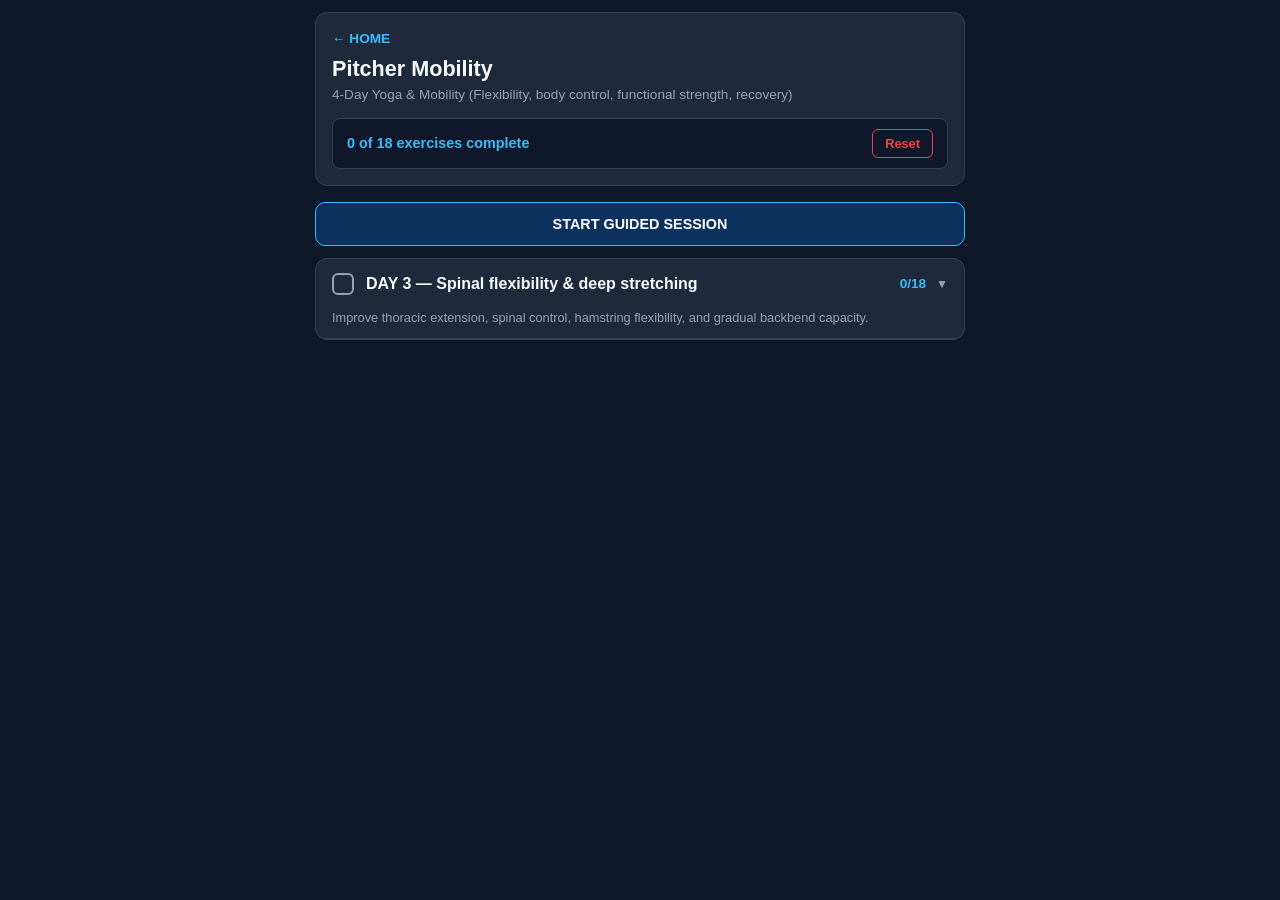
<file: day3.html>
<!DOCTYPE html>
<html lang="en">
<head>
  <meta charset="UTF-8">
  <meta name="viewport" content="width=device-width, initial-scale=1.0, maximum-scale=1.0, user-scalable=no">
  <title>Yamamobility — Day 3</title>
  <style>
    :root {
      --bg-color: #0f172a;
      --card-bg: #1e293b;
      --card-border: #334155;
      --text-main: #f8fafc;
      --text-muted: #94a3b8;
      --accent-blue: #38bdf8;
      --accent-green: #22c55e;
      --active-item-bg: rgba(34, 197, 94, 0.12);
    }
    * { box-sizing: border-box; margin: 0; padding: 0; font-family: -apple-system, BlinkMacSystemFont, 'Segoe UI', Roboto, Helvetica, Arial, sans-serif; -webkit-tap-highlight-color: transparent; }
    body { background-color: var(--bg-color); color: var(--text-main); padding: 12px; display: flex; justify-content: center; }
    .app-container { width: 100%; max-width: 650px; }
    header { background-color: var(--card-bg); border: 1px solid var(--card-border); border-radius: 12px; padding: 16px; margin-bottom: 16px; }
    h1 { font-size: 1.35rem; font-weight: 700; margin-bottom: 4px; }
    .subtitle { font-size: .85rem; color: var(--text-muted); margin-bottom: 14px; line-height: 1.3; }
    .main-progress { background-color: #0f172a; border-radius: 8px; padding: 10px 14px; display: flex; justify-content: space-between; align-items: center; border: 1px solid var(--card-border); }
    .progress-text { font-size: .9rem; font-weight: 600; color: var(--accent-blue); }
    .btn-reset { background: transparent; border: 1px solid #ef4444; color: #ef4444; padding: 6px 12px; border-radius: 6px; font-size: .8rem; font-weight: 600; cursor: pointer; touch-action: manipulation; }
    .btn-reset:active { background: #ef4444; color: #fff; }
    .day-accordion { background: var(--card-bg); border: 1px solid var(--card-border); border-radius: 12px; margin-bottom: 12px; overflow: hidden; }
    .day-header { width: 100%; background: none; border: none; padding: 14px 16px; text-align: left; color: var(--text-main); display: flex; justify-content: space-between; align-items: center; touch-action: manipulation; }
    .day-title-container { display: flex; align-items: center; gap: 12px; cursor: pointer; flex-grow: 1; }
    .day-title { font-size: 1rem; font-weight: 600; line-height: 1.2; }
    .day-meta { display: flex; align-items: center; gap: 10px; padding-left: 8px; cursor: pointer; }
    .day-counter { font-size: .85rem; font-weight: 600; color: var(--accent-blue); white-space: nowrap; }
    .arrow { transition: transform .3s ease; font-size: .75rem; color: var(--text-muted); }
    .day-accordion.active .arrow { transform: rotate(180deg); }
    .day-description { padding: 0 16px 12px; font-size: .8rem; color: var(--text-muted); border-bottom: 1px solid var(--card-border); line-height: 1.35; }
    .day-content { max-height: 0; overflow: hidden; transition: max-height .3s ease-out; background: #111827; }
    .day-accordion.active .day-content { max-height: 2500px; transition: max-height .4s ease-in; }
    input[type="checkbox"] { appearance: none; width: 22px; height: 22px; border: 2px solid var(--text-muted); border-radius: 6px; outline: none; cursor: pointer; position: relative; flex-shrink: 0; }
    input[type="checkbox"]:checked { background: var(--accent-green); border-color: var(--accent-green); }
    input[type="checkbox"]:checked::after { content: '✓'; position: absolute; color: white; font-size: 15px; font-weight: bold; top: -2px; left: 4px; }
    .section-title { font-size: .75rem; text-transform: uppercase; letter-spacing: .05em; color: var(--accent-blue); padding: 10px 16px 4px; background: #172033; border-top: 1px solid var(--card-border); font-weight: 700; }
    .exercise-item { display: flex; align-items: center; padding: 12px 16px; border-bottom: 1px solid #1f2937; cursor: pointer; user-select: none; transition: background-color .15s ease; }
    .exercise-item:last-child { border-bottom: none; }
    .exercise-item input[type="checkbox"] { margin-right: 14px; }
    .exercise-label { flex-grow: 1; line-height: 1.3; display:flex; flex-direction:column; gap:3px; }
    .exercise-name { font-size:.92rem; color:var(--text-main); font-weight:600; }
    .exercise-prescription { font-size:.78rem; color:var(--text-muted); font-weight:400; }
    .exercise-item:has(input[type="checkbox"]:checked) { background: var(--active-item-bg); }
    .exercise-item input[type="checkbox"]:checked + .exercise-label { color: var(--text-main); font-weight: 500; }
    .exercise-item { cursor: pointer; } .movement-icon { margin-left:8px;color:var(--accent-blue);font-size:.75rem;opacity:.8; } .movement-button { margin-left:10px; border:1px solid var(--accent-blue); background:transparent; color:var(--accent-blue); border-radius:7px; padding:6px 9px; font-size:.72rem; font-weight:700; cursor:pointer; flex-shrink:0; touch-action:manipulation; } .movement-button:active { background:var(--accent-blue); color:#0f172a; } .movement-modal{position:fixed;inset:0;z-index:1000;display:none;align-items:center;justify-content:center;padding:10px;background:rgba(0,0,0,.72);backdrop-filter:blur(4px)} .movement-modal.open{display:flex}.movement-card{width:100%;max-width:620px;height:auto;max-height:96dvh;overflow:auto;background:var(--card-bg);border:1px solid var(--card-border);border-radius:16px;box-shadow:0 20px 60px rgba(0,0,0,.45)} .movement-head{display:flex;justify-content:space-between;align-items:center;gap:12px;padding:16px 18px 10px}.movement-title{font-size:1.05rem;font-weight:700;line-height:1.25}.movement-close{border:1px solid var(--card-border);background:transparent;color:var(--text-main);width:34px;height:34px;border-radius:50%;font-size:1.2rem;cursor:pointer}.movement-visual{margin:0 18px;min-height:250px;max-height:none;border-radius:12px;background:#fff;border:1px solid var(--card-border);display:flex;align-items:center;justify-content:center;overflow:hidden}.google-image-panel{width:100%;min-height:300px;display:flex;flex-direction:column;align-items:center;justify-content:center;text-align:center;padding:28px;background:#0b1220}.google-image-icon{font-size:3.2rem;font-weight:800;line-height:1;margin-bottom:12px;color:#4285f4}.google-image-heading{font-size:1.1rem;font-weight:700;margin-bottom:8px}.google-image-text{max-width:390px;color:var(--text-muted);font-size:.84rem;line-height:1.45;margin-bottom:18px}.google-image-button{display:inline-block;border:1px solid var(--accent-blue);background:var(--accent-blue);color:#0f172a;border-radius:8px;padding:10px 14px;font-size:.76rem;font-weight:800;text-decoration:none}.movement-details{padding:14px 18px 18px}.movement-details p{color:var(--text-muted);font-size:.88rem;line-height:1.45;margin-bottom:10px}.movement-tip{color:var(--text-main)!important}
    .day-note { padding: 12px 16px; font-size: .8rem; color: #f59e0b; background: #271e11; border-top: 1px solid var(--card-border); font-style: italic; line-height: 1.35; }
  </style>
<link rel="manifest" href="manifest.webmanifest"><link rel="stylesheet" href="enhancements.css?v=20260927-29"></head>
<body>
<div class="app-container">
  <header><a href="index.html" style="display:inline-block;color:var(--accent-blue);text-decoration:none;font-size:.85rem;font-weight:700;margin-bottom:10px">← HOME</a>
    <h1>Pitcher Mobility</h1>
    <div class="subtitle">4-Day Yoga &amp; Mobility (Flexibility, body control, functional strength, recovery)</div>
    <div class="main-progress">
      <span class="progress-text" id="total-progress">0 of 70 exercises complete</span>
      <button class="btn-reset" onclick="resetAll()">Reset</button>
    </div>
  </header>
  <div id="routine-container"></div><div class="movement-modal" id="movement-modal" role="dialog" aria-modal="true"><div class="movement-card" onclick="event.stopPropagation()"><div class="movement-head"><div class="movement-title" id="movement-title">Movement</div><button class="movement-close" onclick="closeMovement()">×</button></div><div class="movement-visual" id="movement-visual"></div><div class="movement-details"><p id="movement-description"></p><p class="movement-tip" id="movement-tip"></p></div></div></div>
</div>
<script>
const ACTIVE_DAY=3;
const workoutData = [
  {day:1,title:"DAY 1 — Lower-body & hip mobility",description:"Improve hip rotation, hip extension, hamstring flexibility, and lower-body control.",sections:[
    {name:"Warm-up",exercises:["Cat-cow — 10 reps","Leg swings, front to back — 10 per leg","90/90 hip switches — 10 total","World’s greatest stretch — 5 per side"]},
    {name:"Mobility Flow",exercises:["90/90 hip stretch — 2 × 45 sec per side","Deep squat hold — 2 × 45 sec","Low lunge with overhead reach — 2 × 30 sec per side","Half-kneeling hip-flexor stretch — 2 × 45 sec per side","Adductor rock-backs — 2 × 10 per side"]},
    {name:"Yoga & Flexibility",exercises:["Pigeon pose — 2 × 45 sec per side","Seated forward fold — 2 × 45 sec","Frog stretch — 2 × 30 sec"]},
    {name:"Strength & Control",exercises:["Wall Knee Walks — 2 × 8","Single-leg glute bridge — 2 × 10 per side","Single-leg balance with reach — 2 × 5 per side","Half Moon — 2 × 30 sec per side","Handstand — 2 × 20–30 sec controlled hold"]},{name:"Finish",exercises:["Diaphragmatic breathing — 2 min"]}]},
  {day:2,title:"DAY 2 — Shoulder, chest & upper-back mobility",description:"Maintain comfortable shoulder movement, thoracic extension/rotation, and shoulder-blade control.",note:"Keep this session easy before a bullpen or start. Skip any movement that causes shoulder discomfort.",sections:[
    {name:"Warm-up",exercises:["Arm circles — 10 each direction","Scapular push-ups — 10 reps","Cat-cow — 10 reps","Thoracic rotations — 8 per side"]},
    {name:"Mobility Flow",exercises:["Thread the needle — 2 × 8 per side","Wall slides — 2 × 10","Puppy pose — 2 × 30 sec","Doorway chest stretch — 2 × 30 sec per side","Quadruped thoracic rotations — 2 × 8 per side"]},
    {name:"Yoga & Flexibility",exercises:["Puppy pose — 2 × 30–45 sec","Cow-face arms — 2 × 20–30 sec per side","Thread the needle — 2 × 30 sec per side"]},
    {name:"Strength & Control",exercises:["Wall Handstand Hold — 2 × 20–30 sec","Crab Touches — 2 × 3","Hand Walk Arounds — 2 × 5 per side","Dead bug — 2 × 8 per side","1 Hand Plank Reach-Through — 2 × 5 per side"]},{name:"Finish",exercises:["Diaphragmatic breathing — 2 min"]}]},
  {day:3,title:"DAY 3 — Spinal flexibility & deep stretching",description:"Improve thoracic extension, spinal control, hamstring flexibility, and gradual backbend capacity.",note:"Focus on controlled extension through the upper back and hips. Do not force extreme lumbar backbends or jump straight into full wheel pose.",sections:[
    {name:"Warm-up",exercises:["Cat-cow — 10 reps","Pelvic tilts — 10 reps","T-Spine ROT/SB @ Wall Elbow Arcs — 8 per side","Downward dog to plank — 8 reps"]},
    {name:"Mobility Flow",exercises:["Child’s pose with side reach — 2 × 30 sec per side","Sphinx Pose Flows — 2 × 30 sec","Open-book rotations — 2 × 8 per side","Seated spinal rotations — 2 × 8 per side"]},
    {name:"Yoga & Flexibility",exercises:["Sphinx pose — 2 × 30–45 sec","Low cobra — 2 × 8 reps, holding 5 sec","Bridge pose — 2 × 5 reps, holding 5 sec","Supported camel pose — 2 × 20 sec"]},
    {name:"Strength & Control",exercises:["Half-split stretch — 2 × 45 sec per side","Sumo Squat with OVH Reach — 2 × 10","Halasana with Rocker Reach — 2 × 45 sec","Throwers Stretch — 1 × 45 sec per side","Supine figure-four stretch — 1 × 45 sec per side"]},{name:"Finish",exercises:["Diaphragmatic breathing — 2 min"]}]},
  {day:4,title:"DAY 4 — Full-body flow & pitcher-specific control",description:"Connect mobility, balance, breathing, and strength into a smooth full-body session.",note:"Train to mild tension, not pain. Stop for sharp pain, numbness, tingling, or pinching.",sections:[
    {name:"Warm-up",exercises:["March in place — 1 min","Arm swings — 10 each direction","Leg swings — 10 per leg","Cat-cow — 8 reps"]},
    {name:"Mobility Flow — 2 relaxed rounds",exercises:["Single-leg balance with leg hold — 2 × 20 sec per leg","Downward dog — 30 sec","Low lunge with rotation — 5 per side","Warrior II — 30 sec per side","Triangle pose — 30 sec per side","Chair pose — 30 sec"]},
    {name:"Strength & Control",exercises:["Single-leg balance with reach — 2 × 5 per side","Bird dogs — 2 × 8 per side","Dead bugs — 2 × 8 per side","Plank Foot Crossover Reaches — 2 × 5 per side","1-Sided Crab Holds — 2 × 30 sec per side"]},
    {name:"Finish",exercises:["Legs-up-the-wall — 2 min","Child’s pose — 1 min","Diaphragmatic breathing — 2 min"]}]}
];

let globalExerciseCount=0;
function renderApp(){
  const container=document.getElementById('routine-container'); container.innerHTML=''; globalExerciseCount=0;
  workoutData.filter(d=>d.day===ACTIVE_DAY).forEach(dayData=>{
    let dayTotal=dayData.sections.reduce((sum,s)=>sum+s.exercises.length,0); globalExerciseCount+=dayTotal;
    const dayEl=document.createElement('div'); dayEl.className='day-accordion'; dayEl.id=`day-card-${dayData.day}`;
    let sectionsHTML='';
    dayData.sections.forEach((section,sIdx)=>{
      sectionsHTML+=`<div class="section-title">${section.name}</div>`;
      section.exercises.forEach((ex,eIdx)=>{
        const exId=`d${dayData.day}_s${sIdx}_e${eIdx}`;
        const safeEx=ex.replace(/&/g,"&amp;").replace(/"/g,"&quot;").replace(/</g,"&lt;").replace(/>/g,"&gt;");
        const parts=ex.split(/\s+[—–-]\s+/,2);
        const exName=parts[0];
        const exPrescription=parts.length>1?parts[1]:"";
        const hasLocalImage=!!movementImages[ex];
        const timerHTML="";
        sectionsHTML+=`<label class="exercise-item" for="${exId}" data-ex="${safeEx}"><input type="checkbox" id="${exId}" onchange="onExerciseToggle(${dayData.day})"><span class="exercise-label"><span class="exercise-name">${exName}</span>${exPrescription?`<span class="exercise-prescription">${exPrescription}</span>`:""}</span>${timerHTML}${hasLocalImage?"":`<button type="button" class="movement-button" aria-label="View ${exName}" onclick="openMovement(event, this.closest('.exercise-item').dataset.ex)">VIEW</button>`}</label>`;
      });
    });
    const noteHTML=dayData.note?`<div class="day-note">${dayData.note}</div>`:'';
    dayEl.innerHTML=`<div class="day-header"><div class="day-title-container" onclick="toggleDay(${dayData.day})"><input type="checkbox" id="day-cb-${dayData.day}" onchange="toggleDayAll(event,${dayData.day})" onclick="event.stopPropagation()"><span class="day-title">${dayData.title}</span></div><div class="day-meta" onclick="toggleDay(${dayData.day})"><span class="day-counter" id="counter-day-${dayData.day}">0/${dayTotal}</span><span class="arrow">▼</span></div></div><div class="day-description">${dayData.description}</div><div class="day-content">${sectionsHTML}${noteHTML}</div>`;
    container.appendChild(dayEl);
    dayEl.querySelectorAll(".exercise-item").forEach(item=>item.addEventListener("click", function(event){ if(event.target.tagName === "INPUT" || event.target.tagName === "BUTTON") return; if(movementImages[this.dataset.ex]) openMovement(event, this.dataset.ex); }));
  });
  loadSavedState(); updateProgress();
}
const movementInfo = {
  "Cat-cow — 10 reps":["Start on hands and knees. Alternate rounding and extending the spine with your breath.","Keep the motion smooth and avoid forcing the neck or low back."],
  "90/90 hip switches — 10 total":["Sit with both knees bent and rotate the legs from side to side.","Stay tall and move from the hips."],
  "Deep squat hold — 2 × 45 sec":["Lower into a comfortable deep squat with feet planted and chest lifted.","Use support if needed; do not force the depth."],
  "Pigeon pose — 2 × 45 sec per side":["Place one shin forward and extend the opposite leg behind you, then hinge forward.","Keep the front knee comfortable."],
  "Frog stretch — 2 × 30 sec":["From hands and knees, widen the knees and gently shift the hips back.","Keep the stretch mild and controlled."],
  "Puppy pose — 2 × 30 sec":["Walk the hands forward from hands and knees and gently lower the chest.","Keep the shoulders comfortable."],
  "Thread the needle — 2 × 8 per side":["From hands and knees, slide one arm underneath the other and rotate the upper back.","Move slowly through a comfortable range."],
  "Dead bug — 2 × 8 per side":["Lie on your back with arms and knees raised and slowly extend opposite limbs.","Keep the low back controlled."],
  "Dead bugs — 2 × 8 per side":["Lie on your back with arms and knees raised and slowly extend opposite limbs.","Keep the low back controlled."],
  "Handstand — 2 × 20–30 sec controlled hold":["Practice a controlled handstand with appropriate wall support if needed.","Prioritize safe exits and stop when form breaks down."],
  "Bridge pose — 2 × 5 reps, holding 5 sec":["Lie on your back, plant the feet, and lift the hips while keeping the knees tracking forward.","Avoid forcing the backbend."],
  "Sphinx pose — 2 × 30 sec":["Lie on your stomach and support the upper body on the forearms.","Create gentle extension without pinching the low back."],
  "Supported camel pose — 2 × 20 sec":["Kneel tall and gently extend through the upper back.","Use support instead of forcing the heels."],
  "Triangle pose — 30 sec per side":["Straighten the front leg, hinge the torso over it, and open the top arm.","Use a block if needed."],
  "Warrior II — 30 sec per side":["Take a wide stance, bend the front knee, and extend the arms.","Keep the front knee tracking over the foot."],
  "Child’s pose — 30 sec":["Sit the hips toward the heels and reach the arms forward.","Relax the neck and breathe slowly."],
  "Child’s pose — 1 min":["Sit the hips toward the heels and reach the arms forward.","Relax the neck and breathe slowly."],
  "Legs-up-the-wall — 2 min":["Lie on your back with your legs resting against a wall.","Let your breathing slow and keep the position comfortable."],
  "Diaphragmatic breathing — 2 min":["Breathe slowly into the lower ribs and abdomen.","Keep the shoulders relaxed and lengthen the exhale."],
};
const movementImages = {
  "Diaphragmatic breathing — 2 min":"assets/Yama Celly.gif?v=yama-celly-gif-20260927",
  "Arm circles — 10 each direction":"assets/yamamobility_day2_images/Arm Circles.png?v=day2-20260927",
  "Scapular push-ups — 10 reps":"assets/yamamobility_day2_images/Scap Push-Ups.jpg?v=day2-20260927",
  "Thoracic rotations — 8 per side":"assets/yamamobility_day2_images/Thoracic Rotation.jpg?v=day2-20260927",
  "Thread the needle — 2 × 8 per side":"assets/yamamobility_day2_images/Thread the Needle.jpg?v=day2-20260927",
  "Wall slides — 2 × 10":"assets/yamamobility_day2_images/Wall Slides.jpg?v=day2-20260927",
  "Puppy pose — 2 × 30 sec":"assets/yamamobility_day2_images/Puppy Pose.jpg?v=day2-20260927",
  "Doorway chest stretch — 2 × 30 sec per side":"assets/yamamobility_day2_images/Doorway Stretch.jpg?v=day2-20260927",
  "Quadruped thoracic rotations — 2 × 8 per side":"assets/yamamobility_day2_images/Quadruped Thoracic Rotation.png?v=day2-20260927",
  "Puppy pose — 2 × 30–45 sec":"assets/yamamobility_day2_images/Puppy Pose Yoga.webp?v=day2-20260927",
  "Cow-face arms — 2 × 20–30 sec per side":"assets/yamamobility_day2_images/Cow-Face Arms.jpg?v=day2-20260927",
  "Thread the needle — 2 × 30 sec per side":"assets/yamamobility_day2_images/Thread the Needle Yoga.jpg?v=day2-20260927",
  "Wall Handstand Hold — 2 × 20–30 sec":"assets/yamamobility_day2_images/1 Foot Handstand Push-ups.jpg?v=day2-20260927",
  "Crab Touches — 2 × 3":"assets/yamamobility_day2_images/Crab Touches.jpg?v=day2-20260927",
  "Hand Walk Arounds — 2 × 5 per side":"assets/yamamobility_day2_images/Hand Walk Arounds.avif?v=day2-20260927",
  "Dead bug — 2 × 8 per side":"assets/yamamobility_day2_images/Dead Bug.webp?v=day2-20260927",
  "1 Hand Plank Reach-Through — 2 × 5 per side":"assets/yamamobility_day2_images/1 Hand Plank Reach-Through.webp?v=day2-20260927",
  "Cat-cow — 10 reps":"assets/cat-cow.jpg?v=20260927-new17",
  "Cat-cow — 8 reps":"assets/cat-cow.jpg?v=20260927-new17",
  "Leg swings, front to back — 10 per leg":"assets/leg-swings.jpg?v=20260927-new17",
  "Leg swings — 10 per leg":"assets/leg-swings.jpg?v=20260927-new17",
  "90/90 hip switches — 10 total":"assets/90-90-hip-switches.jpg?v=20260927-new17",
  "World’s greatest stretch — 5 per side":"assets/worlds-greatest-stretch.jpg?v=20260927-new17",
  "90/90 hip stretch — 2 × 45 sec per side":"assets/90-90-hip-stretch.jpg?v=20260927-new17",
  "Deep squat hold — 2 × 45 sec":"assets/deep-squat-hold.jpg?v=20260927-new17",
  "Low lunge with overhead reach — 2 × 30 sec per side":"assets/low-lunge-overhead-reach.jpg?v=20260927-new17",
  "Half-kneeling hip-flexor stretch — 2 × 45 sec per side":"assets/half-kneeling-hip-flexor-stretch.jpg?v=20260927-new17",
  "Adductor rock-backs — 2 × 10 per side":"assets/adductor-rock-backs.jpg?v=20260927-new17",
  "Pigeon pose — 2 × 45 sec per side":"assets/pigeon-pose.jpg?v=20260927-new17",
  "Seated forward fold — 2 × 45 sec":"assets/seated-forward-fold.jpg?v=20260927-new17",
  "Frog stretch — 2 × 30 sec":"assets/frog-stretch.jpg?v=20260927-new17",
  "Wall Knee Walks — 2 × 8":"assets/wall-knee-walks.jpg?v=20260927-new17",
  "Single-leg glute bridge — 2 × 10 per side":"assets/single-leg-glute-bridge.jpg?v=20260927-new17",
  "Single-leg balance with reach — 2 × 5 per side":"assets/single-leg-balance-reach.jpg?v=20260927-new17",
  "Half Moon — 2 × 30 sec per side":"assets/half-moon.jpg?v=20260927-new17",
  "Handstand — 2 × 20–30 sec controlled hold":"assets/handstand.jpg?v=20260927-new17",
  "Pelvic tilts — 10 reps":"assets/Pelvic Tilts.jpg?v=day3-20261001",
  "T-Spine ROT/SB @ Wall Elbow Arcs — 8 per side":"assets/T-Spine ROT:SB @ Wall Elbow Arcs.jpg?v=day3-20261001",
  "Downward dog to plank — 8 reps":"assets/Downward Dog to Plank.jpg?v=day3-20261001",
  "Child’s pose with side reach — 2 × 30 sec per side":"assets/Child's Pose with Side Reach.webp?v=day3-20261001",
  "Sphinx Pose Flows — 2 × 30 sec":"assets/Sphinx Pose.jpg?v=day3-20261001",
  "Open-book rotations — 2 × 8 per side":"assets/Open-Book Rotations.jpg?v=day3-20261001",
  "Seated spinal rotations — 2 × 8 per side":"assets/Seated Spinal Rotations.png?v=day3-20261001",
  "Sphinx pose — 2 × 30–45 sec":"assets/Sphinx Pose.jpg?v=day3-20261001",
  "Low cobra — 2 × 8 reps, holding 5 sec":"assets/Low Cobra.jpg?v=day3-20261001",
  "Bridge pose — 2 × 5 reps, holding 5 sec":"assets/Bridge Pose.png?v=day3-20261001",
  "Supported camel pose — 2 × 20 sec":"assets/Camel Pose.jpg?v=day3-20261001",
  "Half-split stretch — 2 × 45 sec per side":"assets/Half-Split Stretch.jpg?v=day3-20261001",
  "Sumo Squat with OVH Reach — 2 × 10":"assets/Sumo Squat with OVH Reach.webp?v=day3-20261001",
  "Halasana with Rocker Reach — 2 × 45 sec":"assets/Halasana with Rocker Reach.jpg?v=day3-20261001",
  "Throwers Stretch — 1 × 45 sec per side":"assets/Throwers Stretch.jpg?v=day3-20261001",
  "Supine figure-four stretch — 1 × 45 sec per side":"assets/Supine Figure-Four Stretch.jpg?v=day3-20261001"
};
function googleImagesUrl(ex){
  return "https://www.google.com/search?tbm=isch&q="+encodeURIComponent(ex.replace(/—.*$/,"")+" exercise demonstration");
}
function imageVisual(ex){
  const src=movementImages[ex];
  if(src) return '<img src="'+src+'" alt="'+ex.replace(/"/g,"&quot;")+'" loading="eager" style="display:block;width:100%;height:auto;max-width:100%;max-height:520px;object-fit:contain;object-position:center;margin:0 auto;background:#fff">';
  return '<div class="google-image-panel"><div class="google-image-heading">View exercise examples</div><div class="google-image-text">Open Google Images for <strong>'+ex.replace(/"/g,"&quot;")+'</strong>.</div><a class="google-image-button" href="'+googleImagesUrl(ex)+'" target="_blank" rel="noopener noreferrer">OPEN GOOGLE IMAGES →</a></div>';
}
function openMovement(event,ex){
  if(event) event.stopPropagation();
  if(event && event.target && event.target.tagName==="INPUT") return;
  if(event) event.preventDefault();
  var info=movementInfo[ex]||["Follow the prescribed movement slowly and with control.","Stop for sharp pain, numbness, tingling, or pinching."];
  document.getElementById("movement-title").textContent=ex;
  document.getElementById("movement-description").textContent=info[0];
  document.getElementById("movement-tip").textContent=info[1];
  document.getElementById("movement-visual").innerHTML=imageVisual(ex);
  document.getElementById("movement-modal").classList.add("open");
}
function closeMovement(){document.getElementById("movement-modal").classList.remove("open");}
document.getElementById("movement-modal").addEventListener("click",closeMovement);
document.addEventListener("keydown",function(e){if(e.key==="Escape")closeMovement();});

function toggleDay(dayNum){document.getElementById(`day-card-${dayNum}`).classList.toggle('active');}
function toggleDayAll(event,dayNum){
  const isChecked=event.target.checked, dayData=workoutData.find(d=>d.day===dayNum);
  dayData.sections.forEach((section,sIdx)=>section.exercises.forEach((_,eIdx)=>{const cb=document.getElementById(`d${dayNum}_s${sIdx}_e${eIdx}`);if(cb)cb.checked=isChecked;}));
  updateProgress();
  if(isChecked) showDayCompleteCelly(dayNum);
}
function onExerciseToggle(dayNum){
  const dayData=workoutData.find(d=>d.day===dayNum); let allChecked=true;
  dayData.sections.forEach((section,sIdx)=>section.exercises.forEach((_,eIdx)=>{const cb=document.getElementById(`d${dayNum}_s${sIdx}_e${eIdx}`);if(cb&&!cb.checked)allChecked=false;}));
  const dayCb=document.getElementById(`day-cb-${dayNum}`); const wasComplete=dayCb?dayCb.checked:false;
  if(dayCb)dayCb.checked=allChecked;
  updateProgress();
  if(allChecked&&!wasComplete) showDayCompleteCelly(dayNum);
}
function showDayCompleteCelly(dayNum){
  document.getElementById("movement-title").textContent=`DAY ${dayNum} COMPLETE`;
  document.getElementById("movement-description").textContent="Workout complete.";
  document.getElementById("movement-tip").textContent="";
  document.getElementById("movement-visual").innerHTML='<img src="assets/pitching-major-league-baseball.gif?v=day-complete-20260927" alt="Day complete pitching celebration" style="display:block;width:100%;height:auto;max-width:100%;max-height:520px;object-fit:contain;object-position:center;margin:0 auto;background:#fff">';
  document.getElementById("movement-modal").classList.add("open");
}
function updateProgress(){
  let grandTotalCompleted=0;
  workoutData.forEach(dayData=>{
    let dayCompleted=0,dayTotal=0;
    dayData.sections.forEach((section,sIdx)=>section.exercises.forEach((_,eIdx)=>{
      dayTotal++; const cb=document.getElementById(`d${dayData.day}_s${sIdx}_e${eIdx}`);
      if(cb&&cb.checked){dayCompleted++;grandTotalCompleted++;}
    }));
    const counterEl=document.getElementById(`counter-day-${dayData.day}`); if(counterEl)counterEl.textContent=`${dayCompleted}/${dayTotal}`;
    const dayCb=document.getElementById(`day-cb-${dayData.day}`); if(dayCb)dayCb.checked=dayCompleted===dayTotal&&dayTotal>0;
  });
  document.getElementById('total-progress').textContent=`${grandTotalCompleted} of ${globalExerciseCount} exercises complete`; saveState();
}
function saveState(){const state={};document.querySelectorAll('input[type="checkbox"]').forEach(cb=>state[cb.id]=cb.checked);localStorage.setItem('pitcher_mobility_state',JSON.stringify(state));}
function loadSavedState(){const saved=localStorage.getItem('pitcher_mobility_state');if(!saved)return;try{const state=JSON.parse(saved);Object.keys(state).forEach(id=>{const cb=document.getElementById(id);if(cb)cb.checked=state[id];});}catch(e){localStorage.removeItem('pitcher_mobility_state');}}
function resetAll(){if(confirm("Reset all exercise progress?")){document.querySelectorAll('input[type="checkbox"]').forEach(cb=>cb.checked=false);updateProgress();}}
renderApp();
</script>
<script src="enhancements.js?v=20260929-67"></script><script src="guided.js?v=20260929-30"></script></body>
</html>
</file>
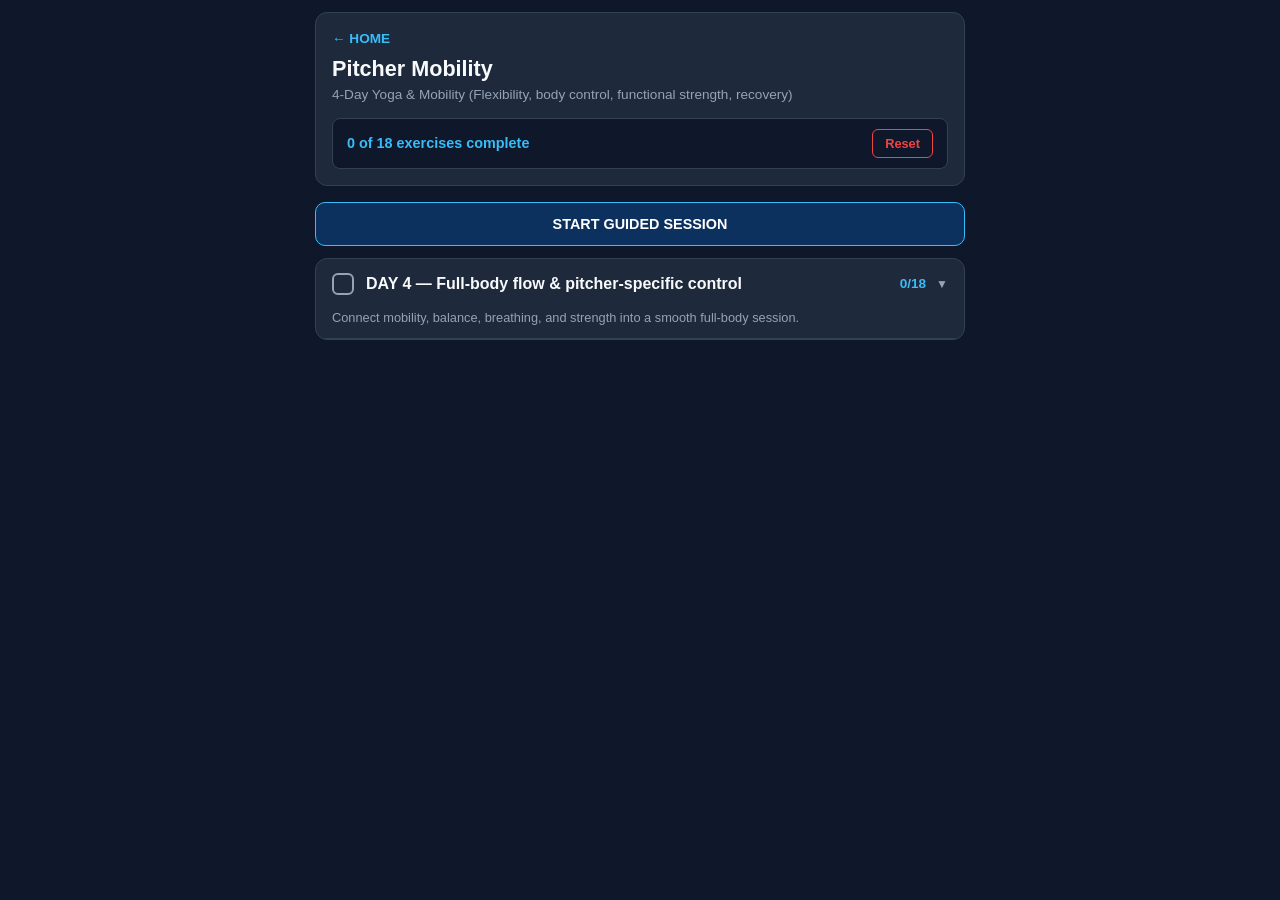
<file: day4.html>
<!DOCTYPE html>
<html lang="en">
<head>
  <meta charset="UTF-8">
  <meta name="viewport" content="width=device-width, initial-scale=1.0, maximum-scale=1.0, user-scalable=no">
  <title>Yamamobility — Day 4</title>
  <style>
    :root {
      --bg-color: #0f172a;
      --card-bg: #1e293b;
      --card-border: #334155;
      --text-main: #f8fafc;
      --text-muted: #94a3b8;
      --accent-blue: #38bdf8;
      --accent-green: #22c55e;
      --active-item-bg: rgba(34, 197, 94, 0.12);
    }
    * { box-sizing: border-box; margin: 0; padding: 0; font-family: -apple-system, BlinkMacSystemFont, 'Segoe UI', Roboto, Helvetica, Arial, sans-serif; -webkit-tap-highlight-color: transparent; }
    body { background-color: var(--bg-color); color: var(--text-main); padding: 12px; display: flex; justify-content: center; }
    .app-container { width: 100%; max-width: 650px; }
    header { background-color: var(--card-bg); border: 1px solid var(--card-border); border-radius: 12px; padding: 16px; margin-bottom: 16px; }
    h1 { font-size: 1.35rem; font-weight: 700; margin-bottom: 4px; }
    .subtitle { font-size: .85rem; color: var(--text-muted); margin-bottom: 14px; line-height: 1.3; }
    .main-progress { background-color: #0f172a; border-radius: 8px; padding: 10px 14px; display: flex; justify-content: space-between; align-items: center; border: 1px solid var(--card-border); }
    .progress-text { font-size: .9rem; font-weight: 600; color: var(--accent-blue); }
    .btn-reset { background: transparent; border: 1px solid #ef4444; color: #ef4444; padding: 6px 12px; border-radius: 6px; font-size: .8rem; font-weight: 600; cursor: pointer; touch-action: manipulation; }
    .btn-reset:active { background: #ef4444; color: #fff; }
    .day-accordion { background: var(--card-bg); border: 1px solid var(--card-border); border-radius: 12px; margin-bottom: 12px; overflow: hidden; }
    .day-header { width: 100%; background: none; border: none; padding: 14px 16px; text-align: left; color: var(--text-main); display: flex; justify-content: space-between; align-items: center; touch-action: manipulation; }
    .day-title-container { display: flex; align-items: center; gap: 12px; cursor: pointer; flex-grow: 1; }
    .day-title { font-size: 1rem; font-weight: 600; line-height: 1.2; }
    .day-meta { display: flex; align-items: center; gap: 10px; padding-left: 8px; cursor: pointer; }
    .day-counter { font-size: .85rem; font-weight: 600; color: var(--accent-blue); white-space: nowrap; }
    .arrow { transition: transform .3s ease; font-size: .75rem; color: var(--text-muted); }
    .day-accordion.active .arrow { transform: rotate(180deg); }
    .day-description { padding: 0 16px 12px; font-size: .8rem; color: var(--text-muted); border-bottom: 1px solid var(--card-border); line-height: 1.35; }
    .day-content { max-height: 0; overflow: hidden; transition: max-height .3s ease-out; background: #111827; }
    .day-accordion.active .day-content { max-height: 2500px; transition: max-height .4s ease-in; }
    input[type="checkbox"] { appearance: none; width: 22px; height: 22px; border: 2px solid var(--text-muted); border-radius: 6px; outline: none; cursor: pointer; position: relative; flex-shrink: 0; }
    input[type="checkbox"]:checked { background: var(--accent-green); border-color: var(--accent-green); }
    input[type="checkbox"]:checked::after { content: '✓'; position: absolute; color: white; font-size: 15px; font-weight: bold; top: -2px; left: 4px; }
    .section-title { font-size: .75rem; text-transform: uppercase; letter-spacing: .05em; color: var(--accent-blue); padding: 10px 16px 4px; background: #172033; border-top: 1px solid var(--card-border); font-weight: 700; }
    .exercise-item { display: flex; align-items: center; padding: 12px 16px; border-bottom: 1px solid #1f2937; cursor: pointer; user-select: none; transition: background-color .15s ease; }
    .exercise-item:last-child { border-bottom: none; }
    .exercise-item input[type="checkbox"] { margin-right: 14px; }
    .exercise-label { flex-grow: 1; line-height: 1.3; display:flex; flex-direction:column; gap:3px; }
    .exercise-name { font-size:.92rem; color:var(--text-main); font-weight:600; }
    .exercise-prescription { font-size:.78rem; color:var(--text-muted); font-weight:400; }
    .exercise-item:has(input[type="checkbox"]:checked) { background: var(--active-item-bg); }
    .exercise-item input[type="checkbox"]:checked + .exercise-label { color: var(--text-main); font-weight: 500; }
    .exercise-item { cursor: pointer; } .movement-icon { margin-left:8px;color:var(--accent-blue);font-size:.75rem;opacity:.8; } .movement-button { margin-left:10px; border:1px solid var(--accent-blue); background:transparent; color:var(--accent-blue); border-radius:7px; padding:6px 9px; font-size:.72rem; font-weight:700; cursor:pointer; flex-shrink:0; touch-action:manipulation; } .movement-button:active { background:var(--accent-blue); color:#0f172a; } .movement-modal{position:fixed;inset:0;z-index:1000;display:none;align-items:center;justify-content:center;padding:10px;background:rgba(0,0,0,.72);backdrop-filter:blur(4px)} .movement-modal.open{display:flex}.movement-card{width:100%;max-width:620px;height:auto;max-height:96dvh;overflow:auto;background:var(--card-bg);border:1px solid var(--card-border);border-radius:16px;box-shadow:0 20px 60px rgba(0,0,0,.45)} .movement-head{display:flex;justify-content:space-between;align-items:center;gap:12px;padding:16px 18px 10px}.movement-title{font-size:1.05rem;font-weight:700;line-height:1.25}.movement-close{border:1px solid var(--card-border);background:transparent;color:var(--text-main);width:34px;height:34px;border-radius:50%;font-size:1.2rem;cursor:pointer}.movement-visual{margin:0 18px;min-height:250px;max-height:none;border-radius:12px;background:#fff;border:1px solid var(--card-border);display:flex;align-items:center;justify-content:center;overflow:hidden}.google-image-panel{width:100%;min-height:300px;display:flex;flex-direction:column;align-items:center;justify-content:center;text-align:center;padding:28px;background:#0b1220}.google-image-icon{font-size:3.2rem;font-weight:800;line-height:1;margin-bottom:12px;color:#4285f4}.google-image-heading{font-size:1.1rem;font-weight:700;margin-bottom:8px}.google-image-text{max-width:390px;color:var(--text-muted);font-size:.84rem;line-height:1.45;margin-bottom:18px}.google-image-button{display:inline-block;border:1px solid var(--accent-blue);background:var(--accent-blue);color:#0f172a;border-radius:8px;padding:10px 14px;font-size:.76rem;font-weight:800;text-decoration:none}.movement-details{padding:14px 18px 18px}.movement-details p{color:var(--text-muted);font-size:.88rem;line-height:1.45;margin-bottom:10px}.movement-tip{color:var(--text-main)!important}
    .day-note { padding: 12px 16px; font-size: .8rem; color: #f59e0b; background: #271e11; border-top: 1px solid var(--card-border); font-style: italic; line-height: 1.35; }
  </style>
<link rel="manifest" href="manifest.webmanifest"><link rel="stylesheet" href="enhancements.css?v=20260927-29"></head>
<body>
<div class="app-container">
  <header><a href="index.html" style="display:inline-block;color:var(--accent-blue);text-decoration:none;font-size:.85rem;font-weight:700;margin-bottom:10px">← HOME</a>
    <h1>Pitcher Mobility</h1>
    <div class="subtitle">4-Day Yoga &amp; Mobility (Flexibility, body control, functional strength, recovery)</div>
    <div class="main-progress">
      <span class="progress-text" id="total-progress">0 of 70 exercises complete</span>
      <button class="btn-reset" onclick="resetAll()">Reset</button>
    </div>
  </header>
  <div id="routine-container"></div><div class="movement-modal" id="movement-modal" role="dialog" aria-modal="true"><div class="movement-card" onclick="event.stopPropagation()"><div class="movement-head"><div class="movement-title" id="movement-title">Movement</div><button class="movement-close" onclick="closeMovement()">×</button></div><div class="movement-visual" id="movement-visual"></div><div class="movement-details"><p id="movement-description"></p><p class="movement-tip" id="movement-tip"></p></div></div></div>
</div>
<script>
const ACTIVE_DAY=4;
const workoutData = [
  {day:1,title:"DAY 1 — Lower-body & hip mobility",description:"Improve hip rotation, hip extension, hamstring flexibility, and lower-body control.",sections:[
    {name:"Warm-up",exercises:["Cat-cow — 10 reps","Leg swings, front to back — 10 per leg","90/90 hip switches — 10 total","World’s greatest stretch — 5 per side"]},
    {name:"Mobility Flow",exercises:["90/90 hip stretch — 2 × 45 sec per side","Deep squat hold — 2 × 45 sec","Low lunge with overhead reach — 2 × 30 sec per side","Half-kneeling hip-flexor stretch — 2 × 45 sec per side","Adductor rock-backs — 2 × 10 per side"]},
    {name:"Yoga & Flexibility",exercises:["Pigeon pose — 2 × 45 sec per side","Seated forward fold — 2 × 45 sec","Frog stretch — 2 × 30 sec"]},
    {name:"Strength & Control",exercises:["Wall Knee Walks — 2 × 8","Single-leg glute bridge — 2 × 10 per side","Single-leg balance with reach — 2 × 5 per side","Half Moon — 2 × 30 sec per side","Handstand — 2 × 20–30 sec controlled hold"]},{name:"Finish",exercises:["Diaphragmatic breathing — 2 min"]}]},
  {day:2,title:"DAY 2 — Shoulder, chest & upper-back mobility",description:"Maintain comfortable shoulder movement, thoracic extension/rotation, and shoulder-blade control.",note:"Keep this session easy before a bullpen or start. Skip any movement that causes shoulder discomfort.",sections:[
    {name:"Warm-up",exercises:["Arm circles — 10 each direction","Scapular push-ups — 10 reps","Cat-cow — 10 reps","Thoracic rotations — 8 per side"]},
    {name:"Mobility Flow",exercises:["Thread the needle — 2 × 8 per side","Wall slides — 2 × 10","Puppy pose — 2 × 30 sec","Doorway chest stretch — 2 × 30 sec per side","Quadruped thoracic rotations — 2 × 8 per side"]},
    {name:"Yoga & Flexibility",exercises:["Puppy pose — 2 × 30–45 sec","Cow-face arms — 2 × 20–30 sec per side","Thread the needle — 2 × 30 sec per side"]},
    {name:"Strength & Control",exercises:["Wall Handstand Hold — 2 × 20–30 sec","Crab Touches — 2 × 3","Hand Walk Arounds — 2 × 5 per side","Dead bug — 2 × 8 per side","1 Hand Plank Reach-Through — 2 × 5 per side"]},{name:"Finish",exercises:["Diaphragmatic breathing — 2 min"]}]},
  {day:3,title:"DAY 3 — Spinal flexibility & deep stretching",description:"Improve thoracic extension, spinal control, hamstring flexibility, and gradual backbend capacity.",note:"Focus on controlled extension through the upper back and hips. Do not force extreme lumbar backbends or jump straight into full wheel pose.",sections:[
    {name:"Warm-up",exercises:["Cat-cow — 10 reps","Pelvic tilts — 10 reps","AAROM Thoracic rotations — 8 per side","Downward dog to plank — 8 reps"]},
    {name:"Mobility Flow",exercises:["Child’s pose with side reach — 2 × 30 sec per side","Sphinx pose — 2 × 30 sec","Open-book rotations — 2 × 8 per side","Seated spinal rotations — 2 × 8 per side"]},
    {name:"Yoga & Flexibility",exercises:["Sphinx pose — 2 × 30–45 sec","Low cobra — 2 × 8 reps, holding 5 sec","Bridge pose — 2 × 5 reps, holding 5 sec","Supported camel pose — 2 × 20 sec"]},
    {name:"Strength & Control",exercises:["Half-split stretch — 2 × 45 sec per side","Sumo Squat with OVH Reach — 2 × 10","Lying Hip over Shoulders with Rocker Reach — 2 × 45 sec","Low lunge — 1 × 45 sec per side","Supine figure-four stretch — 1 × 45 sec per side"]},{name:"Finish",exercises:["Diaphragmatic breathing — 2 min"]}]},
  {day:4,title:"DAY 4 — Full-body flow & pitcher-specific control",description:"Connect mobility, balance, breathing, and strength into a smooth full-body session.",note:"Train to mild tension, not pain. Stop for sharp pain, numbness, tingling, or pinching.",sections:[
    {name:"Warm-up",exercises:["March in place — 1 min","Arm swings — 10 each direction","Leg swings — 10 per leg","Cat-cow — 8 reps"]},
    {name:"Mobility Flow — 2 relaxed rounds",exercises:["Single-leg balance with leg hold — 2 × 20 sec per leg","Downward dog — 30 sec","Side Lunge with Rotation — 5 per side","Warrior II — 30 sec per side","Triangle pose — 30 sec per side","Chair pose — 30 sec"]},
    {name:"Strength & Control",exercises:["Single-leg balance with reach — 2 × 5 per side","Bird dogs — 2 × 8 per side","Dead bug — 2 × 8 per side","Plank Foot Crossover Reaches — 2 × 5 per side","1-Sided Crab Holds — 2 × 30 sec per side"]},
    {name:"Finish",exercises:["Legs-up-the-wall — 2 min","Child’s pose — 1 min","Diaphragmatic breathing — 2 min"]}]}
];

let globalExerciseCount=0;
function renderApp(){
  const container=document.getElementById('routine-container'); container.innerHTML=''; globalExerciseCount=0;
  workoutData.filter(d=>d.day===ACTIVE_DAY).forEach(dayData=>{
    let dayTotal=dayData.sections.reduce((sum,s)=>sum+s.exercises.length,0); globalExerciseCount+=dayTotal;
    const dayEl=document.createElement('div'); dayEl.className='day-accordion'; dayEl.id=`day-card-${dayData.day}`;
    let sectionsHTML='';
    dayData.sections.forEach((section,sIdx)=>{
      sectionsHTML+=`<div class="section-title">${section.name}</div>`;
      section.exercises.forEach((ex,eIdx)=>{
        const exId=`d${dayData.day}_s${sIdx}_e${eIdx}`;
        const safeEx=ex.replace(/&/g,"&amp;").replace(/"/g,"&quot;").replace(/</g,"&lt;").replace(/>/g,"&gt;");
        const parts=ex.split(/\s+[—–-]\s+/,2);
        const exName=parts[0];
        const exPrescription=parts.length>1?parts[1]:"";
        const hasLocalImage=!!movementImages[ex];
        const timerHTML="";
        sectionsHTML+=`<label class="exercise-item" for="${exId}" data-ex="${safeEx}"><input type="checkbox" id="${exId}" onchange="onExerciseToggle(${dayData.day})"><span class="exercise-label"><span class="exercise-name">${exName}</span>${exPrescription?`<span class="exercise-prescription">${exPrescription}</span>`:""}</span>${timerHTML}${hasLocalImage?"":`<button type="button" class="movement-button" aria-label="View ${exName}" onclick="openMovement(event, this.closest('.exercise-item').dataset.ex)">VIEW</button>`}</label>`;
      });
    });
    const noteHTML=dayData.note?`<div class="day-note">${dayData.note}</div>`:'';
    dayEl.innerHTML=`<div class="day-header"><div class="day-title-container" onclick="toggleDay(${dayData.day})"><input type="checkbox" id="day-cb-${dayData.day}" onchange="toggleDayAll(event,${dayData.day})" onclick="event.stopPropagation()"><span class="day-title">${dayData.title}</span></div><div class="day-meta" onclick="toggleDay(${dayData.day})"><span class="day-counter" id="counter-day-${dayData.day}">0/${dayTotal}</span><span class="arrow">▼</span></div></div><div class="day-description">${dayData.description}</div><div class="day-content">${sectionsHTML}${noteHTML}</div>`;
    container.appendChild(dayEl);
    dayEl.querySelectorAll(".exercise-item").forEach(item=>item.addEventListener("click", function(event){ if(event.target.tagName === "INPUT" || event.target.tagName === "BUTTON") return; if(movementImages[this.dataset.ex]) openMovement(event, this.dataset.ex); }));
  });
  loadSavedState(); updateProgress();
}
const movementInfo = {
  "Cat-cow — 10 reps":["Start on hands and knees. Alternate rounding and extending the spine with your breath.","Keep the motion smooth and avoid forcing the neck or low back."],
  "90/90 hip switches — 10 total":["Sit with both knees bent and rotate the legs from side to side.","Stay tall and move from the hips."],
  "Deep squat hold — 2 × 45 sec":["Lower into a comfortable deep squat with feet planted and chest lifted.","Use support if needed; do not force the depth."],
  "Pigeon pose — 2 × 45 sec per side":["Place one shin forward and extend the opposite leg behind you, then hinge forward.","Keep the front knee comfortable."],
  "Frog stretch — 2 × 30 sec":["From hands and knees, widen the knees and gently shift the hips back.","Keep the stretch mild and controlled."],
  "Puppy pose — 2 × 30 sec":["Walk the hands forward from hands and knees and gently lower the chest.","Keep the shoulders comfortable."],
  "Thread the needle — 2 × 8 per side":["From hands and knees, slide one arm underneath the other and rotate the upper back.","Move slowly through a comfortable range."],
  "Dead bug — 2 × 8 per side":["Lie on your back with arms and knees raised and slowly extend opposite limbs.","Keep the low back controlled."],
  "Dead bug — 2 × 8 per side":["Lie on your back with arms and knees raised and slowly extend opposite limbs.","Keep the low back controlled."],
  "Handstand — 2 × 20–30 sec controlled hold":["Practice a controlled handstand with appropriate wall support if needed.","Prioritize safe exits and stop when form breaks down."],
  "Bridge pose — 2 × 5 reps, holding 5 sec":["Lie on your back, plant the feet, and lift the hips while keeping the knees tracking forward.","Avoid forcing the backbend."],
  "Sphinx pose — 2 × 30 sec":["Lie on your stomach and support the upper body on the forearms.","Create gentle extension without pinching the low back."],
  "Supported camel pose — 2 × 20 sec":["Kneel tall and gently extend through the upper back.","Use support instead of forcing the heels."],
  "Triangle pose — 30 sec per side":["Straighten the front leg, hinge the torso over it, and open the top arm.","Use a block if needed."],
  "Warrior II — 30 sec per side":["Take a wide stance, bend the front knee, and extend the arms.","Keep the front knee tracking over the foot."],
  "Child’s pose — 30 sec":["Sit the hips toward the heels and reach the arms forward.","Relax the neck and breathe slowly."],
  "Child’s pose — 1 min":["Sit the hips toward the heels and reach the arms forward.","Relax the neck and breathe slowly."],
  "Legs-up-the-wall — 2 min":["Lie on your back with your legs resting against a wall.","Let your breathing slow and keep the position comfortable."],
  "Diaphragmatic breathing — 2 min":["Breathe slowly into the lower ribs and abdomen.","Keep the shoulders relaxed and lengthen the exhale."],
};
const movementImages = {
  "Diaphragmatic breathing — 2 min":"assets/Yama Celly.gif?v=yama-celly-gif-20260927",
  "Arm circles — 10 each direction":"assets/yamamobility_day2_images/Arm Circles.png?v=day2-20260927",
  "Scapular push-ups — 10 reps":"assets/yamamobility_day2_images/Scap Push-Ups.jpg?v=day2-20260927",
  "Thoracic rotations — 8 per side":"assets/yamamobility_day2_images/Thoracic Rotation.jpg?v=day2-20260927",
  "Thread the needle — 2 × 8 per side":"assets/yamamobility_day2_images/Thread the Needle.jpg?v=day2-20260927",
  "Wall slides — 2 × 10":"assets/yamamobility_day2_images/Wall Slides.jpg?v=day2-20260927",
  "Puppy pose — 2 × 30 sec":"assets/yamamobility_day2_images/Puppy Pose.jpg?v=day2-20260927",
  "Doorway chest stretch — 2 × 30 sec per side":"assets/yamamobility_day2_images/Doorway Stretch.jpg?v=day2-20260927",
  "Quadruped thoracic rotations — 2 × 8 per side":"assets/yamamobility_day2_images/Quadruped Thoracic Rotation.png?v=day2-20260927",
  "Puppy pose — 2 × 30–45 sec":"assets/yamamobility_day2_images/Puppy Pose Yoga.webp?v=day2-20260927",
  "Cow-face arms — 2 × 20–30 sec per side":"assets/yamamobility_day2_images/Cow-Face Arms.jpg?v=day2-20260927",
  "Thread the needle — 2 × 30 sec per side":"assets/yamamobility_day2_images/Thread the Needle Yoga.jpg?v=day2-20260927",
  "Wall Handstand Hold — 2 × 20–30 sec":"assets/yamamobility_day2_images/1 Foot Handstand Push-ups.jpg?v=day2-20260927",
  "Crab Touches — 2 × 3":"assets/yamamobility_day2_images/Crab Touches.jpg?v=day2-20260927",
  "Hand Walk Arounds — 2 × 5 per side":"assets/yamamobility_day2_images/Hand Walk Arounds.avif?v=day2-20260927",
  "Dead bug — 2 × 8 per side":"assets/yamamobility_day2_images/Dead Bug.webp?v=day2-20260927",
  "1 Hand Plank Reach-Through — 2 × 5 per side":"assets/yamamobility_day2_images/1 Hand Plank Reach-Through.webp?v=day2-20260927",
  "Cat-cow — 10 reps":"assets/cat-cow.jpg?v=20260927-new17",
  "Cat-cow — 8 reps":"assets/cat-cow.jpg?v=20260927-new17",
  "Leg swings, front to back — 10 per leg":"assets/leg-swings.jpg?v=20260927-new17",
  "Leg swings — 10 per leg":"assets/leg-swings.jpg?v=20260927-new17",
  "90/90 hip switches — 10 total":"assets/90-90-hip-switches.jpg?v=20260927-new17",
  "World’s greatest stretch — 5 per side":"assets/worlds-greatest-stretch.jpg?v=20260927-new17",
  "90/90 hip stretch — 2 × 45 sec per side":"assets/90-90-hip-stretch.jpg?v=20260927-new17",
  "Deep squat hold — 2 × 45 sec":"assets/deep-squat-hold.jpg?v=20260927-new17",
  "Low lunge with overhead reach — 2 × 30 sec per side":"assets/low-lunge-overhead-reach.jpg?v=20260927-new17",
  "Half-kneeling hip-flexor stretch — 2 × 45 sec per side":"assets/half-kneeling-hip-flexor-stretch.jpg?v=20260927-new17",
  "Adductor rock-backs — 2 × 10 per side":"assets/adductor-rock-backs.jpg?v=20260927-new17",
  "Pigeon pose — 2 × 45 sec per side":"assets/pigeon-pose.jpg?v=20260927-new17",
  "Seated forward fold — 2 × 45 sec":"assets/seated-forward-fold.jpg?v=20260927-new17",
  "Frog stretch — 2 × 30 sec":"assets/frog-stretch.jpg?v=20260927-new17",
  "Wall Knee Walks — 2 × 8":"assets/wall-knee-walks.jpg?v=20260927-new17",
  "Single-leg glute bridge — 2 × 10 per side":"assets/single-leg-glute-bridge.jpg?v=20260927-new17",
  "Single-leg balance with reach — 2 × 5 per side":"assets/single-leg-balance-reach.jpg?v=20260927-new17",
  "Half Moon — 2 × 30 sec per side":"assets/half-moon.jpg?v=20260927-new17",
  "Handstand — 2 × 20–30 sec controlled hold":"assets/handstand.jpg?v=20260927-new17",
  "March in place — 1 min":"assets/yamamobility_day4_images/March in Place.jpg?v=day4-20261001",
  "Arm swings — 10 each direction":"assets/yamamobility_day4_images/Arm Swings.jpg?v=day4-20261001",
  "Single-leg balance with leg hold — 2 × 20 sec per leg":"assets/yamamobility_day4_images/Single-Leg Balanace with Leg Hold.png?v=day4-20261001",
  "Downward dog — 30 sec":"assets/yamamobility_day4_images/Downward Dog.jpg?v=day4-20261001",
  "Side Lunge with Rotation — 5 per side":"assets/yamamobility_day4_images/Side Lunge with Rotation.webp?v=day4-20261001",
  "Warrior II — 30 sec per side":"assets/yamamobility_day4_images/Warrior II.png?v=day4-20261001",
  "Triangle pose — 30 sec per side":"assets/yamamobility_day4_images/Triangle Pose.jpg?v=day4-20261001",
  "Chair pose — 30 sec":"assets/yamamobility_day4_images/Chair Pose.jpg?v=day4-20261001",
  "Bird dogs — 2 × 8 per side":"assets/yamamobility_day4_images/Bird Dogs.webp?v=day4-20261001",
  "Legs-up-the-wall — 2 min":"assets/yamamobility_day4_images/Legs-Up-The-Wall.jpg?v=day4-20261001",
  "Child’s pose — 1 min":"assets/yamamobility_day4_images/Child's Pose.webp?v=day4-20261001"
};
function googleImagesUrl(ex){
  return "https://www.google.com/search?tbm=isch&q="+encodeURIComponent(ex.replace(/—.*$/,"")+" exercise demonstration");
}
function imageVisual(ex){
  const src=movementImages[ex];
  if(src) return '<img src="'+src+'" alt="'+ex.replace(/"/g,"&quot;")+'" loading="eager" style="display:block;width:100%;height:auto;max-width:100%;max-height:520px;object-fit:contain;object-position:center;margin:0 auto;background:#fff">';
  return '<div class="google-image-panel"><div class="google-image-heading">View exercise examples</div><div class="google-image-text">Open Google Images for <strong>'+ex.replace(/"/g,"&quot;")+'</strong>.</div><a class="google-image-button" href="'+googleImagesUrl(ex)+'" target="_blank" rel="noopener noreferrer">OPEN GOOGLE IMAGES →</a></div>';
}
function openMovement(event,ex){
  if(event) event.stopPropagation();
  if(event && event.target && event.target.tagName==="INPUT") return;
  if(event) event.preventDefault();
  var info=movementInfo[ex]||["Follow the prescribed movement slowly and with control.","Stop for sharp pain, numbness, tingling, or pinching."];
  document.getElementById("movement-title").textContent=ex;
  document.getElementById("movement-description").textContent=info[0];
  document.getElementById("movement-tip").textContent=info[1];
  document.getElementById("movement-visual").innerHTML=imageVisual(ex);
  document.getElementById("movement-modal").classList.add("open");
}
function closeMovement(){document.getElementById("movement-modal").classList.remove("open");}
document.getElementById("movement-modal").addEventListener("click",closeMovement);
document.addEventListener("keydown",function(e){if(e.key==="Escape")closeMovement();});

function toggleDay(dayNum){document.getElementById(`day-card-${dayNum}`).classList.toggle('active');}
function toggleDayAll(event,dayNum){
  const isChecked=event.target.checked, dayData=workoutData.find(d=>d.day===dayNum);
  dayData.sections.forEach((section,sIdx)=>section.exercises.forEach((_,eIdx)=>{const cb=document.getElementById(`d${dayNum}_s${sIdx}_e${eIdx}`);if(cb)cb.checked=isChecked;}));
  updateProgress();
  if(isChecked) showDayCompleteCelly(dayNum);
}
function onExerciseToggle(dayNum){
  const dayData=workoutData.find(d=>d.day===dayNum); let allChecked=true;
  dayData.sections.forEach((section,sIdx)=>section.exercises.forEach((_,eIdx)=>{const cb=document.getElementById(`d${dayNum}_s${sIdx}_e${eIdx}`);if(cb&&!cb.checked)allChecked=false;}));
  const dayCb=document.getElementById(`day-cb-${dayNum}`); const wasComplete=dayCb?dayCb.checked:false;
  if(dayCb)dayCb.checked=allChecked;
  updateProgress();
  if(allChecked&&!wasComplete) showDayCompleteCelly(dayNum);
}
function showDayCompleteCelly(dayNum){
  document.getElementById("movement-title").textContent=`DAY ${dayNum} COMPLETE`;
  document.getElementById("movement-description").textContent="Workout complete.";
  document.getElementById("movement-tip").textContent="";
  document.getElementById("movement-visual").innerHTML='<img src="assets/pitching-major-league-baseball.gif?v=day-complete-20260927" alt="Day complete pitching celebration" style="display:block;width:100%;height:auto;max-width:100%;max-height:520px;object-fit:contain;object-position:center;margin:0 auto;background:#fff">';
  document.getElementById("movement-modal").classList.add("open");
}
function updateProgress(){
  let grandTotalCompleted=0;
  workoutData.forEach(dayData=>{
    let dayCompleted=0,dayTotal=0;
    dayData.sections.forEach((section,sIdx)=>section.exercises.forEach((_,eIdx)=>{
      dayTotal++; const cb=document.getElementById(`d${dayData.day}_s${sIdx}_e${eIdx}`);
      if(cb&&cb.checked){dayCompleted++;grandTotalCompleted++;}
    }));
    const counterEl=document.getElementById(`counter-day-${dayData.day}`); if(counterEl)counterEl.textContent=`${dayCompleted}/${dayTotal}`;
    const dayCb=document.getElementById(`day-cb-${dayData.day}`); if(dayCb)dayCb.checked=dayCompleted===dayTotal&&dayTotal>0;
  });
  document.getElementById('total-progress').textContent=`${grandTotalCompleted} of ${globalExerciseCount} exercises complete`; saveState();
}
function saveState(){const state={};document.querySelectorAll('input[type="checkbox"]').forEach(cb=>state[cb.id]=cb.checked);localStorage.setItem('pitcher_mobility_state',JSON.stringify(state));}
function loadSavedState(){const saved=localStorage.getItem('pitcher_mobility_state');if(!saved)return;try{const state=JSON.parse(saved);Object.keys(state).forEach(id=>{const cb=document.getElementById(id);if(cb)cb.checked=state[id];});}catch(e){localStorage.removeItem('pitcher_mobility_state');}}
function resetAll(){if(confirm("Reset all exercise progress?")){document.querySelectorAll('input[type="checkbox"]').forEach(cb=>cb.checked=false);updateProgress();}}
renderApp();
</script>
<script src="enhancements.js?v=20260929-67"></script><script src="guided.js?v=20260929-30"></script></body>
</html>
</file>
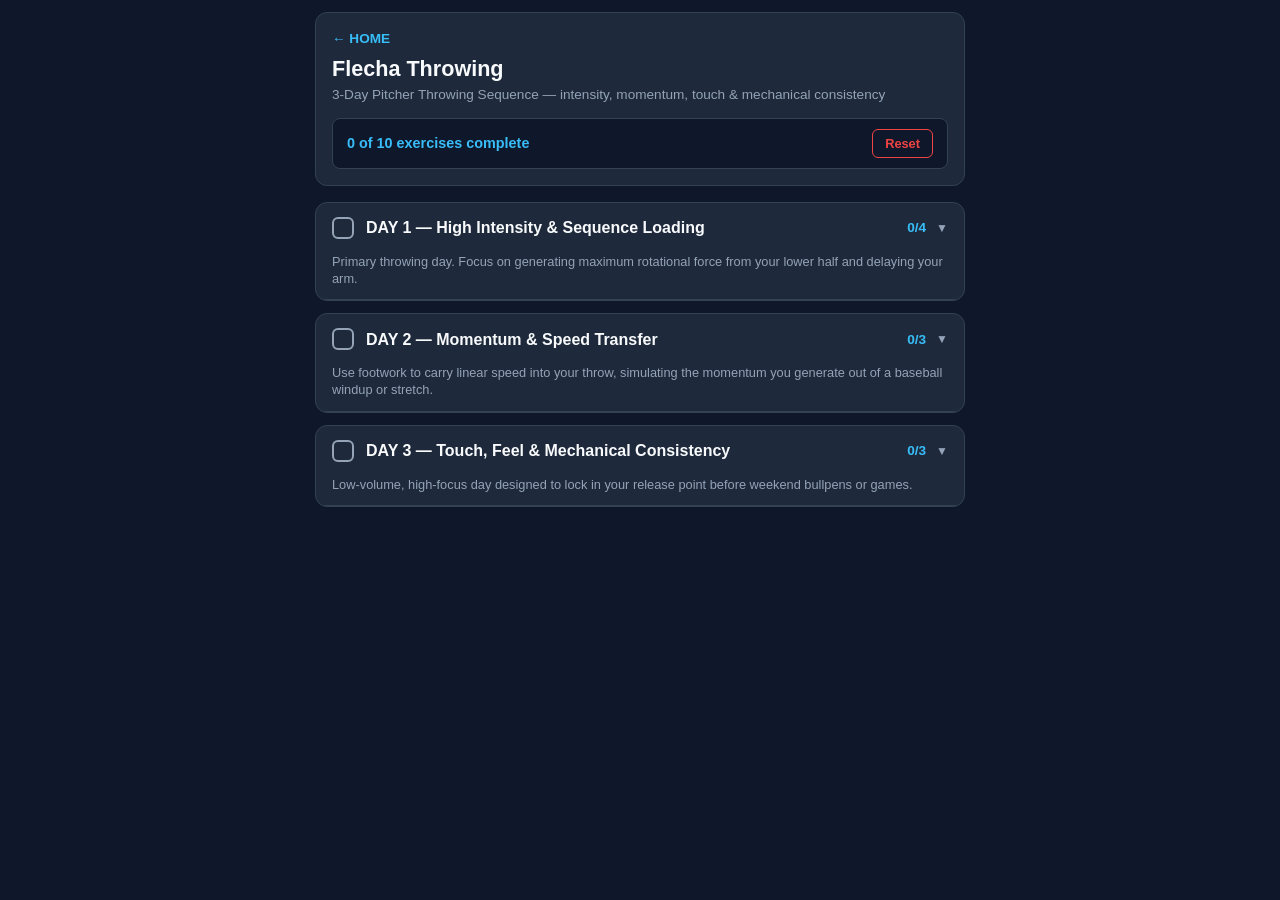
<file: flecha.html>
<!DOCTYPE html><html lang="en"><head><meta charset="UTF-8"><meta name="viewport" content="width=device-width,initial-scale=1.0,maximum-scale=1.0,user-scalable=no"><title>Yamamobility — Flecha</title>
<style>:root{--bg-color:#0f172a;--card-bg:#1e293b;--card-border:#334155;--text-main:#f8fafc;--text-muted:#94a3b8;--accent-blue:#38bdf8;--accent-green:#22c55e;--active-item-bg:rgba(34,197,94,.12)}*{box-sizing:border-box;margin:0;padding:0;font-family:-apple-system,BlinkMacSystemFont,'Segoe UI',Roboto,Helvetica,Arial,sans-serif;-webkit-tap-highlight-color:transparent}body{background:var(--bg-color);color:var(--text-main);padding:12px;display:flex;justify-content:center}.app-container{width:100%;max-width:650px}header{background:var(--card-bg);border:1px solid var(--card-border);border-radius:12px;padding:16px;margin-bottom:16px}h1{font-size:1.35rem;margin-bottom:4px}.subtitle{font-size:.85rem;color:var(--text-muted);margin-bottom:14px;line-height:1.3}.main-progress{background:#0f172a;border-radius:8px;padding:10px 14px;display:flex;justify-content:space-between;align-items:center;border:1px solid var(--card-border)}.progress-text{font-size:.9rem;font-weight:600;color:var(--accent-blue)}.btn-reset{background:transparent;border:1px solid #ef4444;color:#ef4444;padding:6px 12px;border-radius:6px;font-size:.8rem;font-weight:600}.day-accordion{background:var(--card-bg);border:1px solid var(--card-border);border-radius:12px;margin-bottom:12px;overflow:hidden}.day-header{width:100%;background:none;border:0;padding:14px 16px;text-align:left;color:var(--text-main);display:flex;justify-content:space-between;align-items:center}.day-title-container{display:flex;align-items:center;gap:12px;flex-grow:1}.day-check{appearance:none;width:22px;height:22px;border:2px solid var(--text-muted);border-radius:6px;flex-shrink:0;position:relative}.day-check:checked{background:var(--accent-green);border-color:var(--accent-green)}.day-check:checked:after{content:"✓";color:#fff;font-size:15px;font-weight:bold;position:absolute;left:4px;top:-2px}.day-title{font-size:1rem;font-weight:600;line-height:1.2}.day-counter{font-size:.85rem;font-weight:600;color:var(--accent-blue);white-space:nowrap}.arrow{font-size:.75rem;color:var(--text-muted);margin-left:10px;transition:.3s}.day-accordion.active .arrow{transform:rotate(180deg)}.day-description{padding:0 16px 12px;font-size:.8rem;color:var(--text-muted);border-bottom:1px solid var(--card-border);line-height:1.35}.day-content{max-height:0;overflow:hidden;transition:max-height .3s;background:#111827}.day-accordion.active .day-content{max-height:1800px}.section-title{font-size:.75rem;text-transform:uppercase;letter-spacing:.05em;color:var(--accent-blue);padding:10px 16px 4px;background:#172033;border-top:1px solid var(--card-border);font-weight:700}.exercise-item{display:flex;align-items:flex-start;padding:12px 16px;border-bottom:1px solid #1f2937;cursor:pointer}.exercise-item input{appearance:none;width:22px;height:22px;border:2px solid var(--text-muted);border-radius:6px;margin-right:14px;flex-shrink:0}.exercise-item input:checked{background:var(--accent-green);border-color:var(--accent-green)}.exercise-item input:checked:after{content:'✓';color:white;font-size:15px;font-weight:bold;position:relative;left:4px;top:-2px}.exercise-item:has(input:checked){background:var(--active-item-bg)}.exercise-label{display:flex;flex-direction:column;gap:4px;line-height:1.3}.exercise-name{font-size:.92rem;font-weight:600}.exercise-prescription,.cue{font-size:.78rem;color:var(--text-muted)}.cue{margin-top:4px;line-height:1.4}.home{display:inline-block;color:var(--accent-blue);text-decoration:none;font-size:.85rem;font-weight:700;margin-bottom:10px}.video-modal{position:fixed;inset:0;z-index:1000;display:none;align-items:center;justify-content:center;padding:10px;background:rgba(0,0,0,.72);backdrop-filter:blur(4px)}.video-modal.open{display:flex}.video-card{width:100%;max-width:620px;background:var(--card-bg);border:1px solid var(--card-border);border-radius:16px;overflow:hidden}.video-head{display:flex;justify-content:space-between;align-items:center;padding:14px 16px}.video-title{font-weight:700}.video-close{border:1px solid var(--card-border);background:transparent;color:white;width:34px;height:34px;border-radius:50%;font-size:1.2rem}.video-card video{display:block;width:100%;height:auto;max-width:100%;max-height:72vh;object-fit:contain;object-position:center;margin:0 auto;background:#000}.session-start{margin:10px 16px 14px;width:calc(100% - 32px);border:1px solid var(--accent-blue);background:#0f2740;color:#fff;border-radius:9px;padding:10px;font-weight:800}.session-modal{position:fixed;inset:0;z-index:3000;display:none;background:#0f172a;padding:18px;overflow:auto}.session-modal.open{display:flex;align-items:center;justify-content:center}.session-card{width:100%;max-width:620px;background:#1e293b;border:1px solid #334155;border-radius:18px;padding:22px}.session-step{color:#38bdf8;font-weight:800;font-size:.82rem}.session-card h2{margin:10px 0 4px}.session-rx{font-size:1.05rem;font-weight:800;color:#38bdf8;margin-bottom:14px}.session-cue{color:#cbd5e1;line-height:1.5;margin-bottom:18px}.session-actions{display:grid;grid-template-columns:repeat(2,1fr);gap:8px}.session-actions button{padding:12px;border-radius:9px;border:1px solid #38bdf8;background:#0f172a;color:#fff;font-weight:800}.session-actions .primary{background:#075985}.session-video{display:none;margin:14px 0;border-radius:12px;overflow:hidden;background:#000}.session-video.open{display:block}.session-video video{display:block;width:100%;max-height:38vh;object-fit:contain;background:#000}.session-exit{float:right;background:none;border:0;color:#fff;font-size:1.6rem}</style><link rel="manifest" href="manifest.webmanifest"><link rel="stylesheet" href="enhancements.css?v=20260927-10"></head>
<body><div class="app-container"><header><a class="home" href="index.html">← HOME</a><h1>Flecha Throwing</h1><div class="subtitle">3-Day Pitcher Throwing Sequence — intensity, momentum, touch & mechanical consistency</div><div class="main-progress"><span class="progress-text" id="progress">0 of 10 exercises complete</span><button class="btn-reset" onclick="resetAll()">Reset</button></div></header><div id="routine"></div><div class="session-modal" id="session-modal"><div class="session-card"><button class="session-exit" onclick="endSession()">×</button><div class="session-step" id="session-step"></div><h2 id="session-name"></h2><div class="session-rx" id="session-rx"></div><div class="session-cue" id="session-cue"></div><div class="session-video" id="session-video-wrap"><video id="session-video" controls muted loop playsinline disablepictureinpicture controlslist="nodownload noplaybackrate"></video></div><div class="session-actions"><button id="session-back" onclick="prevSession()">← BACK</button><button class="primary" id="session-next" onclick="nextSession()">COMPLETE →</button></div></div></div><div class="video-modal" id="video-modal" onclick="closeVideo()"><div class="video-card" onclick="event.stopPropagation()"><div class="video-head"><div class="video-title" id="video-title">Demo</div><button class="video-close" onclick="closeVideo()">×</button></div><video id="demo-video" controls muted loop playsinline disablepictureinpicture controlslist="nodownload noplaybackrate"></video></div></div></div>
<script>
const exerciseVideos={
"Abbreviated Rocker Throws":"assets/Abbreviated Rocker.mov",
"Full Standing Distance Throws":"assets/Full Throw:Crow Hop.MOV",
"Crow-Hop Max Velocity Throws":"assets/Full Throw:Crow Hop.MOV",
"Rocker Throws":"assets/Rocker Throw.mov",
"Baseball-to-Flecha Mapping":"assets/JavMapping.MOV"
};
function openVideo(name){const src=exerciseVideos[name];if(!src)return;document.getElementById("video-title").textContent=name;const v=document.getElementById("demo-video");v.pause();v.src=encodeURI(src)+"?v=20260927-clips2";v.muted=true;v.volume=0;v.load();document.getElementById("video-modal").classList.add("open");v.play().catch(()=>{})}
function closeVideo(){const v=document.getElementById("demo-video");v.pause();v.removeAttribute("src");v.load();document.getElementById("video-modal").classList.remove("open")}
const days=[
{title:"DAY 1 — High Intensity & Sequence Loading",description:"Primary throwing day. Focus on generating maximum rotational force from your lower half and delaying your arm.",ex:[
["Warm-up Flips","5 reps · 15–20 feet","Stand tall, isolate your wrist/forearm, and flip the Flecha cleanly into a net or turf. Ensure the nose does not dip."],
["Kneeling / Half-Kneeling Throws","5 reps","Keep your lower body pinned. Rotate your chest away, pull cleanly through your chest, and let the Flecha whip through late."],
["Abbreviated Rocker Throws","4 reps","Start with your front leg planted. Rock your weight onto your back hip, drive the pelvis open, and delay the arm until the absolute last millisecond."],
["Full Standing Distance Throws","5 reps · 90–150+ feet","Throw for distance over grass. Try to get a high, clean trajectory without letting the javelin wobble or flutter."]]},
{title:"DAY 2 — Momentum & Speed Transfer",description:"Use footwork to carry linear speed into your throw, simulating the momentum you generate out of a baseball windup or stretch.",ex:[
["Walking / Dynamic Flips","5 reps","Take smooth, slow walking steps forward and release the Flecha with perfect horizontal stability."],
["One-Step / Step-Behind Throws","5 reps","Step your back foot behind your lead foot (like an outfield crow-hop), plant hard on a stiff front leg, and transfer that energy up through your torso."],
["Crow-Hop Max Velocity Throws","3 reps","Take 2–3 aggressive running steps on a line. Explode through the release point while maintaining a pristine, out-front baseball release."]]},
{title:"DAY 3 — Touch, Feel & Mechanical Consistency",description:"Low-volume, high-focus day designed to lock in your release point before weekend bullpens or games.",ex:[
["Target Flips","5 reps · 20 feet","Pick a literal brick or specific square on a net. Throw with zero wobble and 100% precision."],
["Rocker Throws","4 reps · 60–70% effort","Smooth, easy tempo. Do not push the throw with your hand; focus entirely on the feeling of your chest pulling the arm through."],
["Baseball-to-Flecha Mapping","2 alternating sets × 3 reps","Throw 3 reps with the Flecha, immediately pick up a standard 5 oz baseball, and mimic the exact same body-driven feeling for 3 throws into a net."]]}];
function render(){document.getElementById("routine").innerHTML=days.map((d,di)=>`<section class="day-accordion"><button class="day-header" onclick="this.parentElement.classList.toggle('active')"><span class="day-title-container"><input class="day-check" type="checkbox" id="fd${di}" onclick="event.stopPropagation()" onchange="toggleFlechaDay(event,${di})"><span class="day-title">${d.title}</span></span><span class="day-counter" id="c${di}">0/${d.ex.length}</span><span class="arrow">▼</span></button><div class="day-description">${d.description}</div><div class="day-content"><button class="session-start" onclick="event.stopPropagation();startSession(${di})">START SESSION</button><div class="section-title">Throwing Sequence</div>${d.ex.map((e,ei)=>`<label class="exercise-item" ${exerciseVideos[e[0]]?`onclick="if(event.target.tagName!==\'INPUT\'){event.preventDefault();openVideo(\`${e[0]}\`)}"`:""}><input type="checkbox" id="f${di}_${ei}" onchange="save()"><span class="exercise-label"><span class="exercise-name">${e[0]}</span><span class="exercise-prescription">${e[1]}</span><span class="cue"><b>Cue:</b> ${e[2]}</span></span></label>`).join("")}</div></section>`).join("");load()}
function toggleFlechaDay(event,di){const checked=event.target.checked;days[di].ex.forEach((e,ei)=>{document.getElementById(`f${di}_${ei}`).checked=checked});save()}function save(){let n=0,total=0;days.forEach((d,di)=>{let c=0;d.ex.forEach((e,ei)=>{total++;let x=document.getElementById(`f${di}_${ei}`);localStorage.setItem(`flecha_${di}_${ei}`,x.checked);if(x.checked){c++;n++}});document.getElementById(`c${di}`).textContent=`${c}/${d.ex.length}`;const dc=document.getElementById(`fd${di}`);if(dc)dc.checked=c===d.ex.length;if(c===d.ex.length&&window.Yama)Yama.log("flecha",["Day 1 Flecha","Day 2 Flecha","Day 3 Flecha"][di])});document.getElementById("progress").textContent=`${n} of ${total} exercises complete`}
function load(){days.forEach((d,di)=>d.ex.forEach((e,ei)=>document.getElementById(`f${di}_${ei}`).checked=localStorage.getItem(`flecha_${di}_${ei}`)==="true"));save()}
let sessionDay=0,sessionIndex=0;
function startSession(di){sessionDay=di;sessionIndex=0;document.getElementById("session-modal").classList.add("open");showSession()}
function showSession(){const wrap=document.getElementById("session-video-wrap"),sv=document.getElementById("session-video");if(wrap){sv.pause();sv.removeAttribute("src");sv.load();wrap.classList.remove("open")}const d=days[sessionDay],e=d.ex[sessionIndex],cb=document.getElementById("f"+sessionDay+"_"+sessionIndex);document.getElementById("session-step").textContent="DAY "+(sessionDay+1)+" · "+(sessionIndex+1)+" / "+d.ex.length+(cb&&cb.checked?" · COMPLETE":"");document.getElementById("session-name").textContent=e[0];document.getElementById("session-rx").textContent=e[1];document.getElementById("session-cue").innerHTML="<b>Cue:</b> "+e[2];const src=exerciseVideos[e[0]];if(src){sv.src=encodeURI(src)+"?v=20260927-auto";sv.muted=true;sv.volume=0;sv.load();wrap.classList.add("open");sv.play().catch(()=>{})}const back=document.getElementById("session-back");back.disabled=sessionIndex===0;back.style.opacity=sessionIndex===0?".4":"1";const next=document.getElementById("session-next");next.textContent=cb&&cb.checked?(sessionIndex===d.ex.length-1?"FINISH":"NEXT →"):(sessionIndex===d.ex.length-1?"COMPLETE & FINISH":"COMPLETE →")}
function sessionDemo(){const e=days[sessionDay].ex[sessionIndex],src=exerciseVideos[e[0]],wrap=document.getElementById("session-video-wrap"),v=document.getElementById("session-video");if(!src)return;if(wrap.classList.contains("open")){v.pause();wrap.classList.remove("open");document.getElementById("session-demo").textContent="WATCH DEMO";return}v.src=encodeURI(src)+"?v=20260927-inline";v.muted=true;v.volume=0;v.load();wrap.classList.add("open");document.getElementById("session-demo").textContent="HIDE DEMO";v.play().catch(()=>{})}
function prevSession(){if(sessionIndex>0){sessionIndex--;showSession()}}
function nextSession(){const d=days[sessionDay],cb=document.getElementById("f"+sessionDay+"_"+sessionIndex);if(cb&&!cb.checked){cb.checked=true;save()}if(sessionIndex<d.ex.length-1){sessionIndex++;showSession()}else{endSession()}}
function endSession(){const v=document.getElementById("session-video");if(v){v.pause();v.removeAttribute("src");v.load()}document.getElementById("session-modal").classList.remove("open")}
function resetAll(){days.forEach((d,di)=>d.ex.forEach((e,ei)=>{localStorage.removeItem(`flecha_${di}_${ei}`);document.getElementById(`f${di}_${ei}`).checked=false}));save()}render();
</script><script src="enhancements.js?v=20260927-10"></script></body></html>
</file>
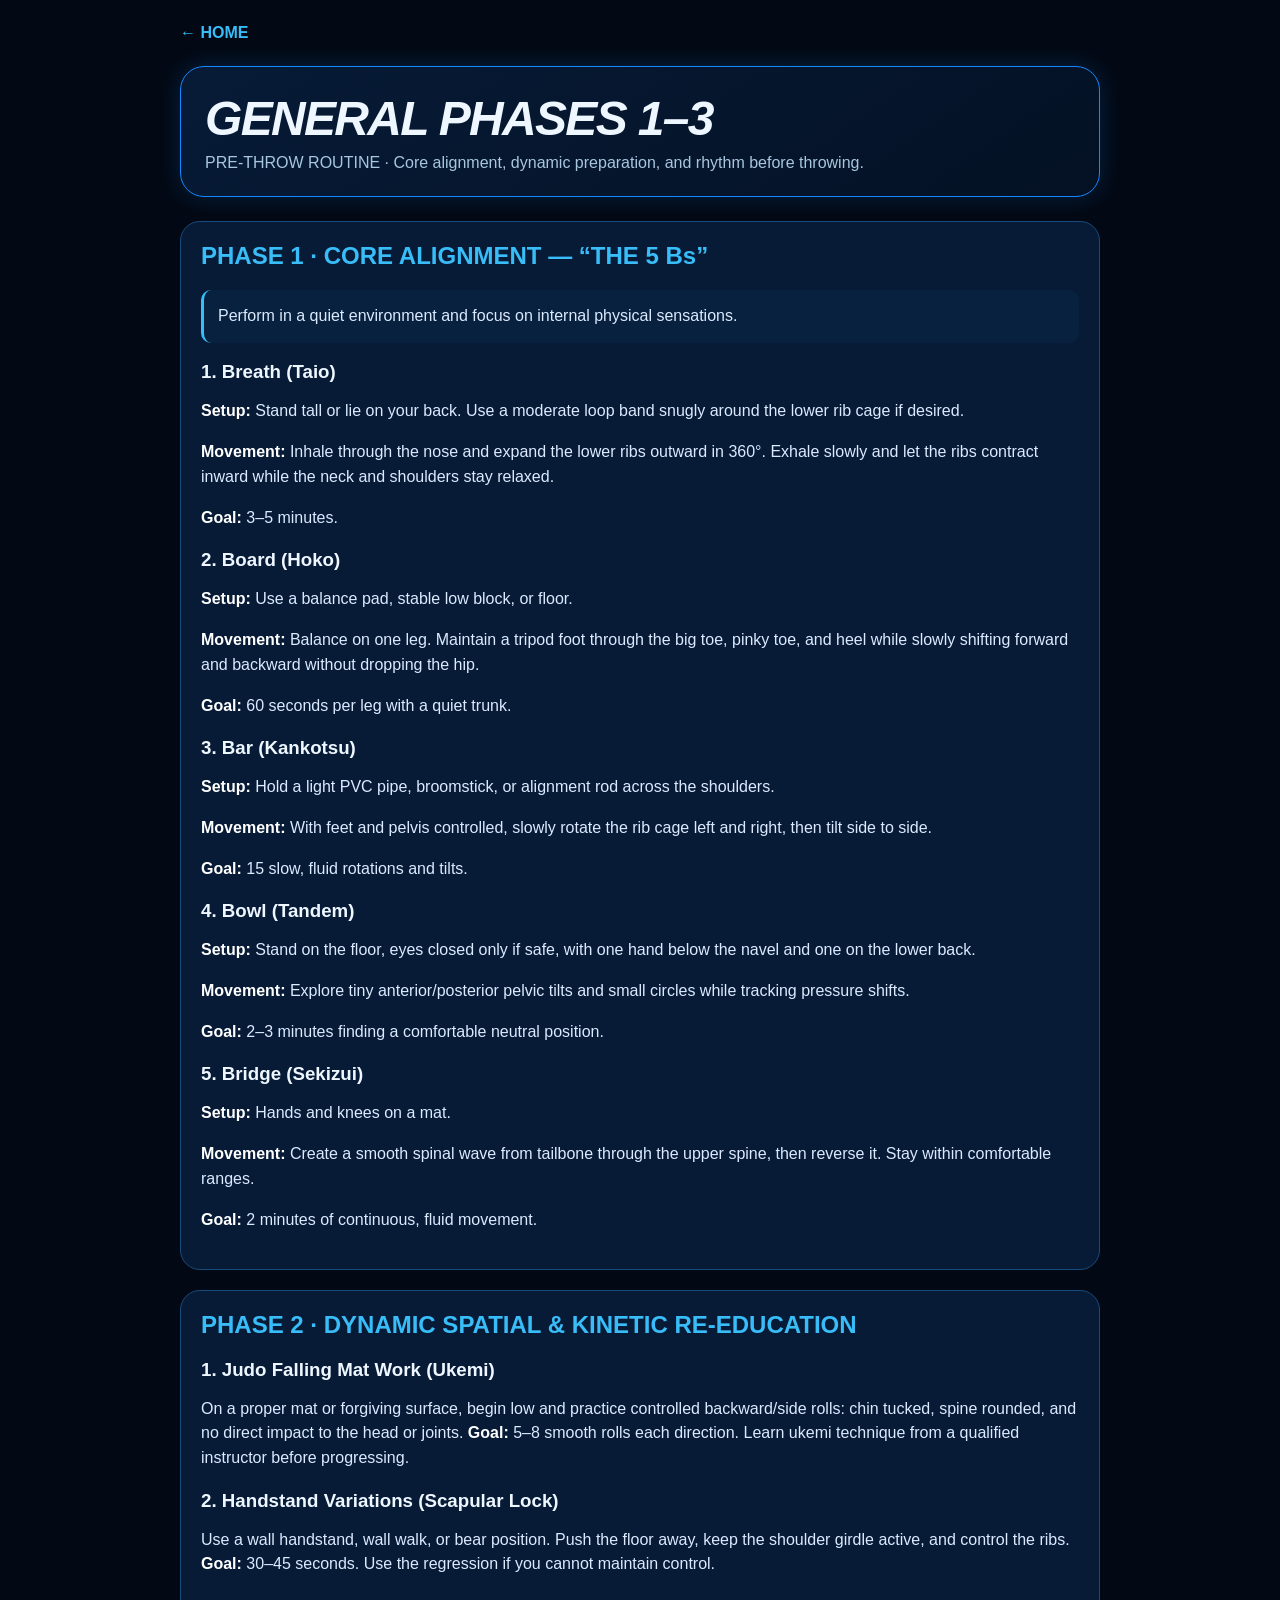
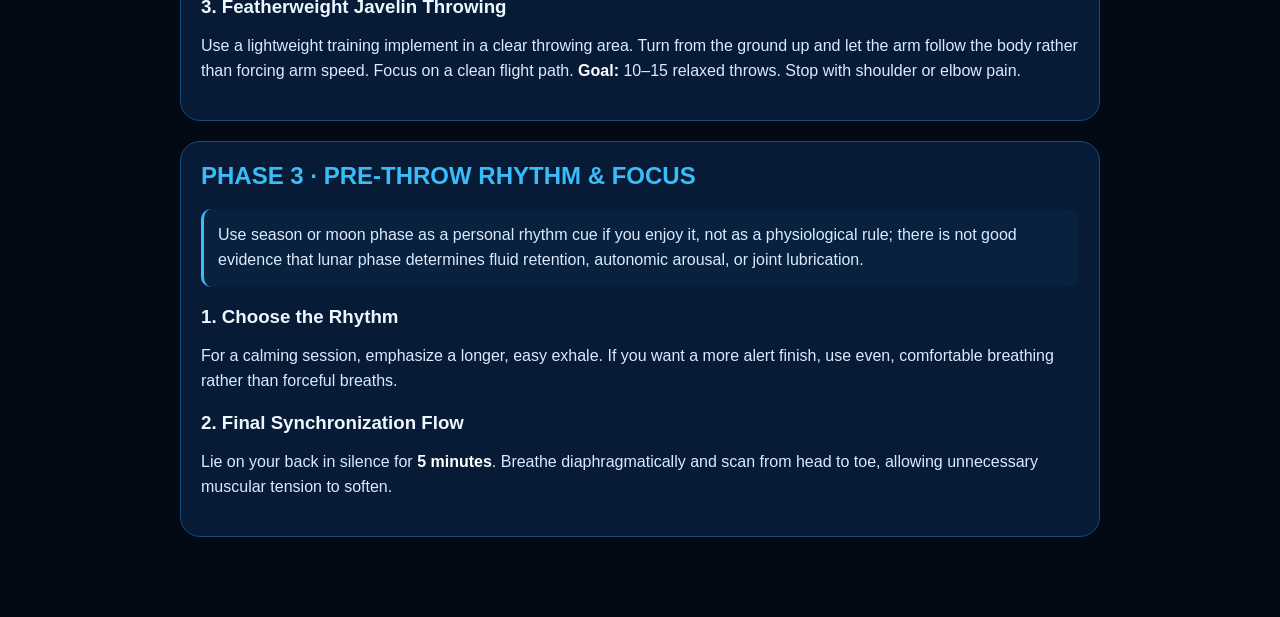
<file: general-phases.html>
<!doctype html><html lang="en"><head><meta charset="utf-8"><meta name="viewport" content="width=device-width,initial-scale=1"><meta name="theme-color" content="#030914"><title>GENERAL PHASES 1–3 | Yamamobility</title><style>*{box-sizing:border-box}body{margin:0;background:#030914;color:#eef7ff;font-family:-apple-system,BlinkMacSystemFont,"Segoe UI",Arial,sans-serif}.wrap{width:min(920px,92%);margin:auto;padding:24px 0 60px}.back{color:#38bdf8;text-decoration:none;font-weight:900}.hero{margin:24px 0;padding:24px;border:1px solid #1687ff;border-radius:24px;background:linear-gradient(145deg,#071b37,#041124);box-shadow:0 0 24px #1687ff33}h1{margin:0 0 8px;font-style:italic;font-size:clamp(1.25rem,5vw,3rem);white-space:nowrap;letter-spacing:-.035em}.sub{color:#a8c7df}.phase{margin:20px 0;padding:20px;border-radius:20px;background:#071b37;border:1px solid #174b7d}h2{color:#38bdf8;margin-top:0}h3{margin-bottom:6px}p,li{line-height:1.55;color:#dbeafe}strong{color:white}.note{padding:14px;border-left:3px solid #38bdf8;background:#08213f;border-radius:10px}</style></head><body><main class="wrap"><a class="back" href="index.html">← HOME</a><section class="hero"><h1>GENERAL PHASES 1–3</h1><div class="sub">PRE-THROW ROUTINE · Core alignment, dynamic preparation, and rhythm before throwing.</div></section>
<section class="phase"><h2>PHASE 1 · CORE ALIGNMENT — “THE 5 Bs”</h2><p class="note">Perform in a quiet environment and focus on internal physical sensations.</p>
<h3>1. Breath (Taio)</h3><p><strong>Setup:</strong> Stand tall or lie on your back. Use a moderate loop band snugly around the lower rib cage if desired.</p><p><strong>Movement:</strong> Inhale through the nose and expand the lower ribs outward in 360°. Exhale slowly and let the ribs contract inward while the neck and shoulders stay relaxed.</p><p><strong>Goal:</strong> 3–5 minutes.</p>
<h3>2. Board (Hoko)</h3><p><strong>Setup:</strong> Use a balance pad, stable low block, or floor.</p><p><strong>Movement:</strong> Balance on one leg. Maintain a tripod foot through the big toe, pinky toe, and heel while slowly shifting forward and backward without dropping the hip.</p><p><strong>Goal:</strong> 60 seconds per leg with a quiet trunk.</p>
<h3>3. Bar (Kankotsu)</h3><p><strong>Setup:</strong> Hold a light PVC pipe, broomstick, or alignment rod across the shoulders.</p><p><strong>Movement:</strong> With feet and pelvis controlled, slowly rotate the rib cage left and right, then tilt side to side.</p><p><strong>Goal:</strong> 15 slow, fluid rotations and tilts.</p>
<h3>4. Bowl (Tandem)</h3><p><strong>Setup:</strong> Stand on the floor, eyes closed only if safe, with one hand below the navel and one on the lower back.</p><p><strong>Movement:</strong> Explore tiny anterior/posterior pelvic tilts and small circles while tracking pressure shifts.</p><p><strong>Goal:</strong> 2–3 minutes finding a comfortable neutral position.</p>
<h3>5. Bridge (Sekizui)</h3><p><strong>Setup:</strong> Hands and knees on a mat.</p><p><strong>Movement:</strong> Create a smooth spinal wave from tailbone through the upper spine, then reverse it. Stay within comfortable ranges.</p><p><strong>Goal:</strong> 2 minutes of continuous, fluid movement.</p></section>
<section class="phase"><h2>PHASE 2 · DYNAMIC SPATIAL & KINETIC RE-EDUCATION</h2>
<h3>1. Judo Falling Mat Work (Ukemi)</h3><p>On a proper mat or forgiving surface, begin low and practice controlled backward/side rolls: chin tucked, spine rounded, and no direct impact to the head or joints. <strong>Goal:</strong> 5–8 smooth rolls each direction. Learn ukemi technique from a qualified instructor before progressing.</p>
<h3>2. Handstand Variations (Scapular Lock)</h3><p>Use a wall handstand, wall walk, or bear position. Push the floor away, keep the shoulder girdle active, and control the ribs. <strong>Goal:</strong> 30–45 seconds. Use the regression if you cannot maintain control.</p>
<h3>3. Featherweight Javelin Throwing</h3><p>Use a lightweight training implement in a clear throwing area. Turn from the ground up and let the arm follow the body rather than forcing arm speed. Focus on a clean flight path. <strong>Goal:</strong> 10–15 relaxed throws. Stop with shoulder or elbow pain.</p></section>
<section class="phase"><h2>PHASE 3 · PRE-THROW RHYTHM & FOCUS</h2><p class="note">Use season or moon phase as a personal rhythm cue if you enjoy it, not as a physiological rule; there is not good evidence that lunar phase determines fluid retention, autonomic arousal, or joint lubrication.</p>
<h3>1. Choose the Rhythm</h3><p>For a calming session, emphasize a longer, easy exhale. If you want a more alert finish, use even, comfortable breathing rather than forceful breaths.</p>
<h3>2. Final Synchronization Flow</h3><p>Lie on your back in silence for <strong>5 minutes</strong>. Breathe diaphragmatically and scan from head to toe, allowing unnecessary muscular tension to soften.</p></section></main></body></html>
</file>
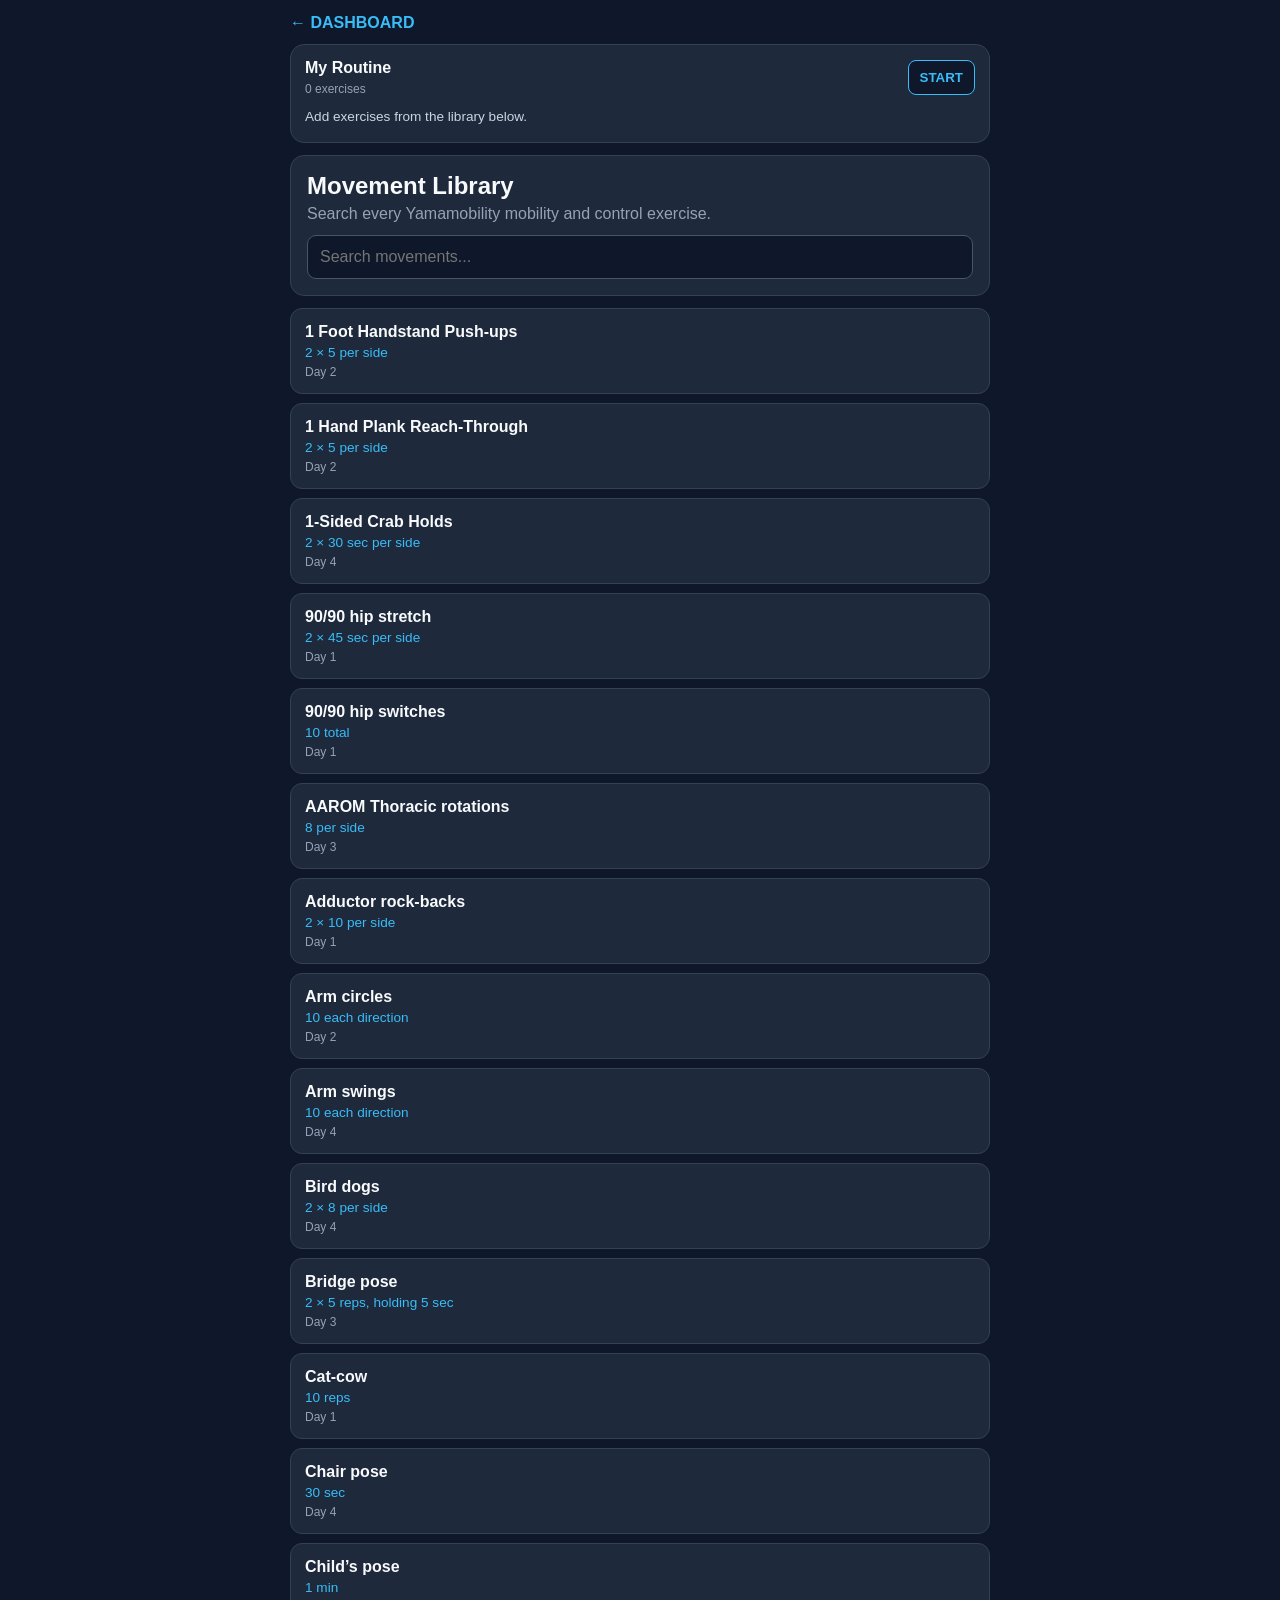
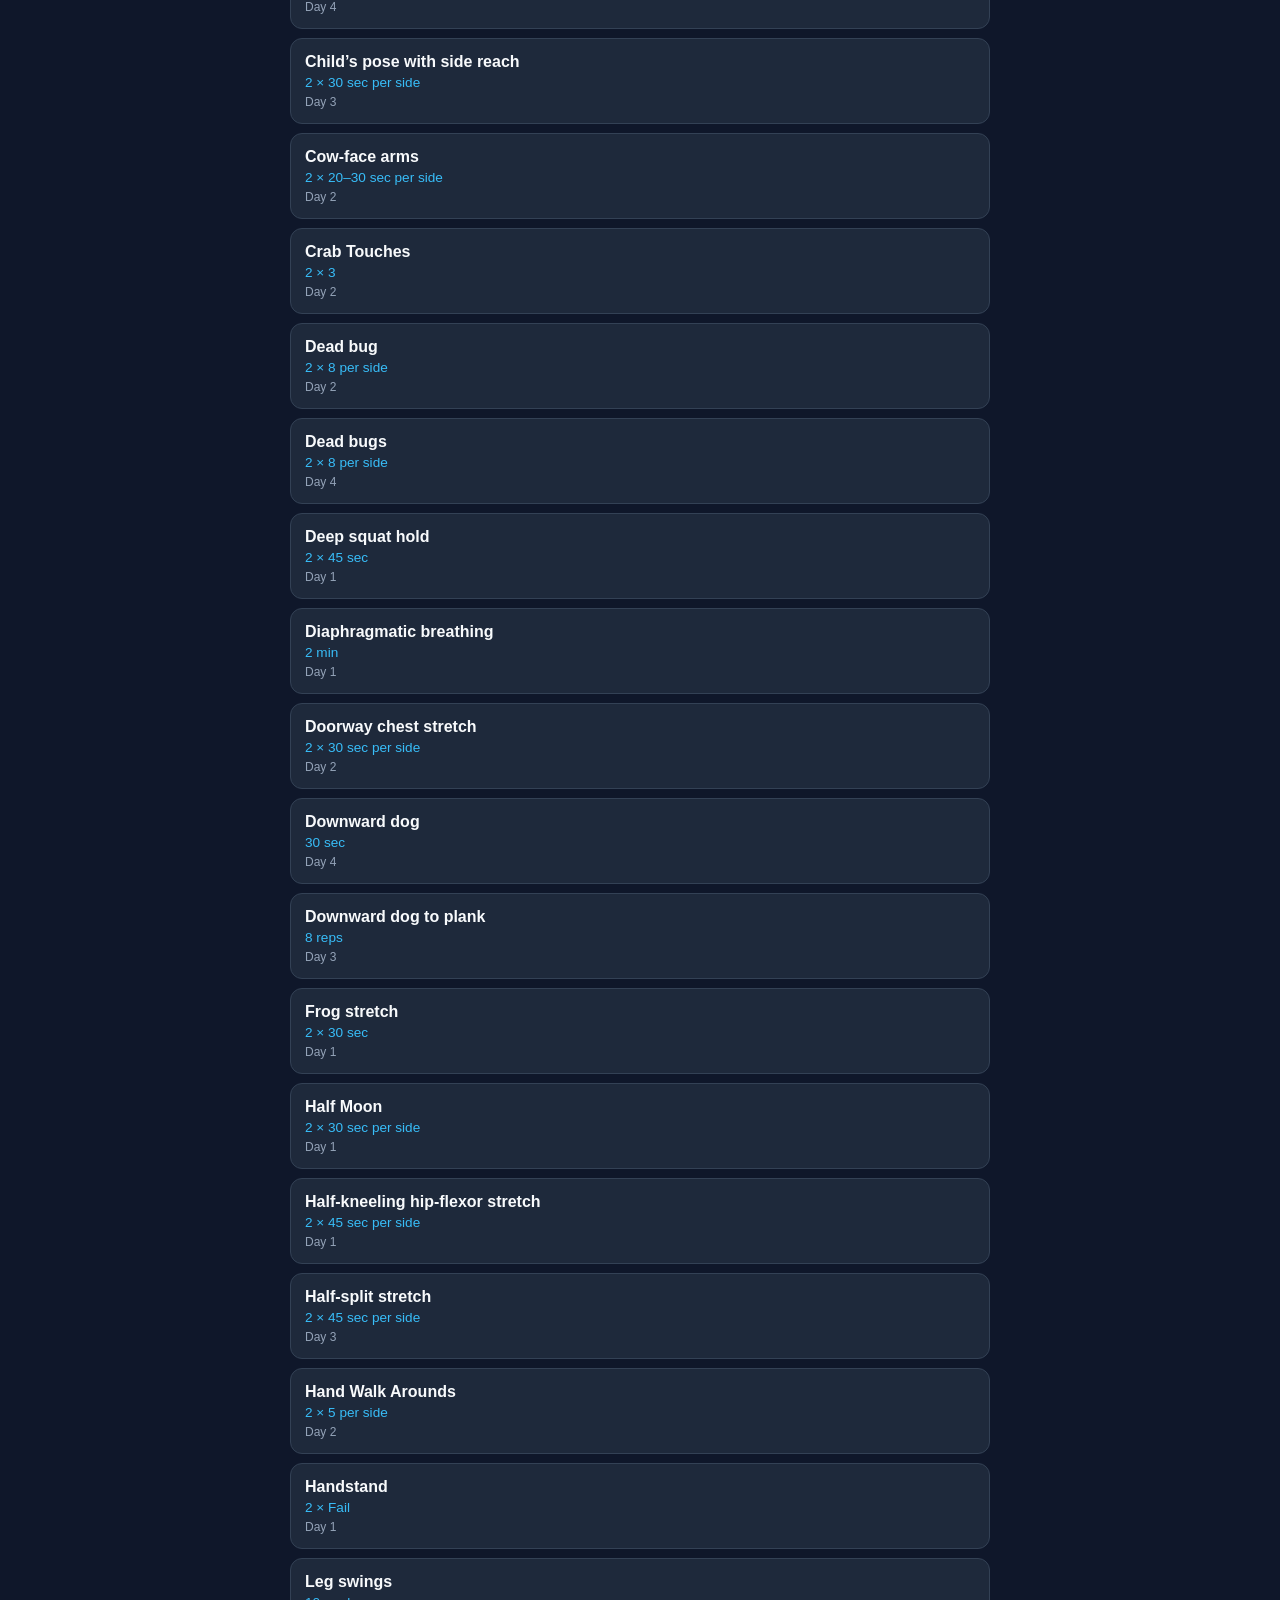
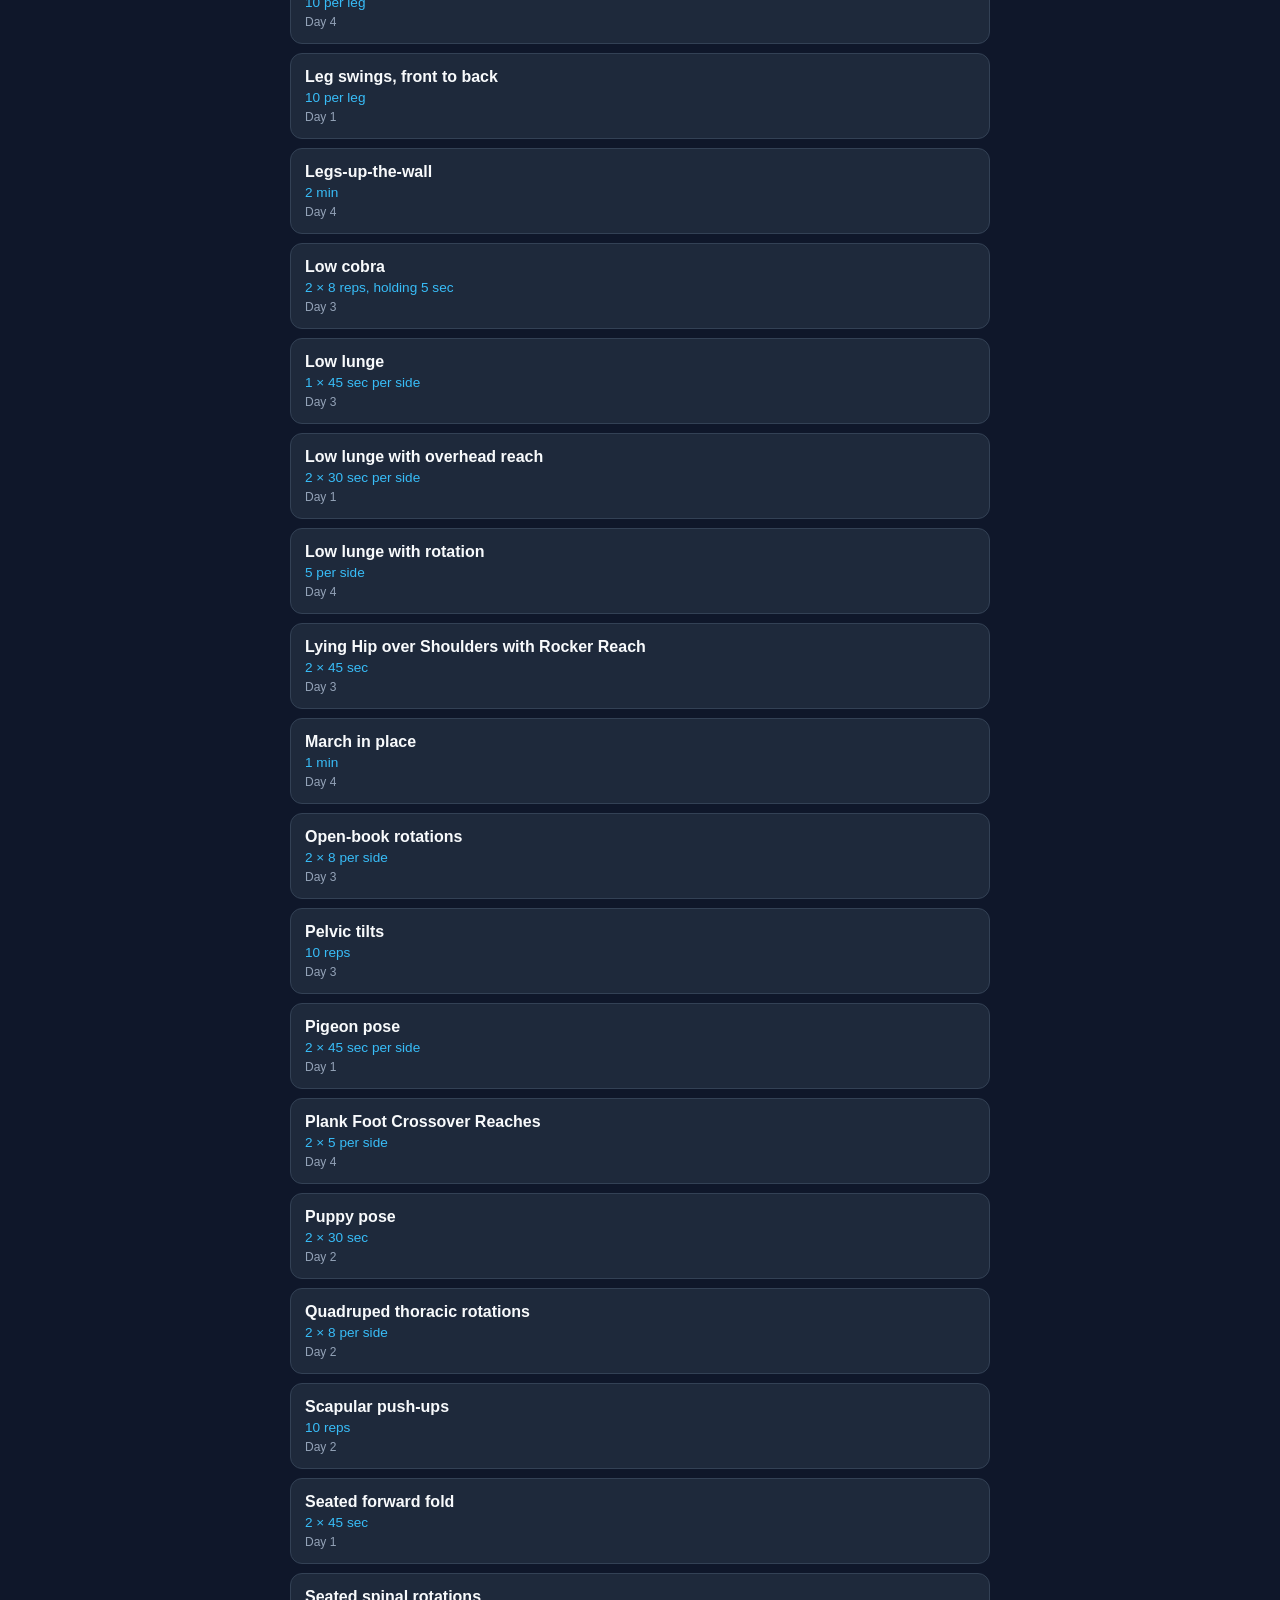
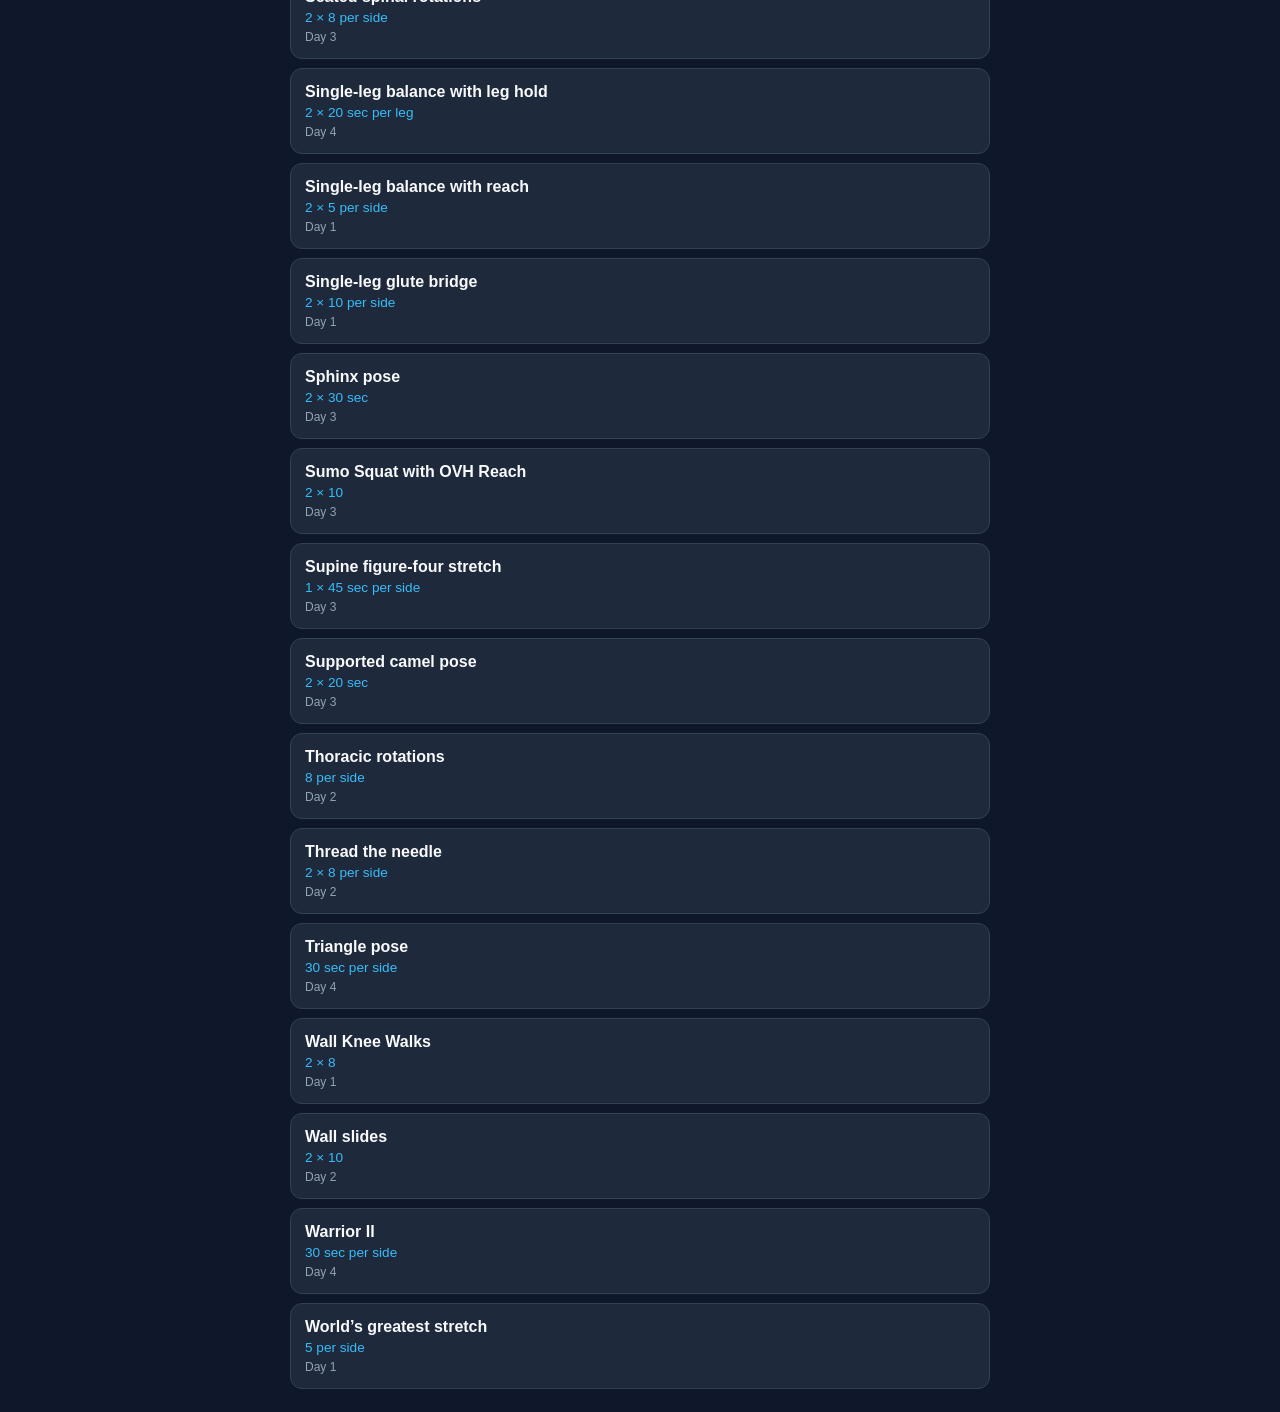
<file: movements.html>
<!doctype html><html><head><meta charset="utf-8"><meta name="viewport" content="width=device-width,initial-scale=1"><meta name="theme-color" content="#0f172a"><title>Yamamobility — Movements</title><style>*{box-sizing:border-box}body{margin:0;background:#0f172a;color:#f8fafc;font-family:-apple-system,BlinkMacSystemFont,"Segoe UI",sans-serif;padding:14px}.app{max-width:700px;margin:auto}.home{color:#38bdf8;text-decoration:none;font-weight:800}.head{background:#1e293b;border:1px solid #334155;border-radius:14px;padding:16px;margin:12px 0}.head h1{margin:0 0 5px}.head p{margin:0 0 12px;color:#94a3b8}.search{width:100%;padding:12px;border-radius:9px;border:1px solid #475569;background:#0f172a;color:#fff;font-size:1rem}.item{background:#1e293b;border:1px solid #334155;border-radius:12px;margin:9px 0;padding:14px}.name{font-weight:800}.rx{color:#38bdf8;font-size:.85rem;margin-top:4px}.day{color:#94a3b8;font-size:.75rem;margin-top:5px}.item{cursor:pointer}.detail{position:fixed;inset:0;z-index:2000;display:none;align-items:center;justify-content:center;padding:14px;background:rgba(3,9,20,.88)}.detail.open{display:flex}.detail-card{width:100%;max-width:650px;max-height:92vh;overflow:auto;background:#1e293b;border:1px solid #334155;border-radius:16px;padding:16px}.detail-head{display:flex;justify-content:space-between;gap:10px;align-items:flex-start}.detail-close{border:1px solid #475569;background:#0f172a;color:#fff;border-radius:50%;width:34px;height:34px;font-size:1.2rem}.detail-img{margin-top:14px;background:#fff;border:1px solid #334155;border-radius:12px;overflow:hidden;display:flex;align-items:center;justify-content:center}.detail-img img{display:block;width:100%;height:auto;max-width:100%;max-height:520px;object-fit:contain;object-position:center;margin:0 auto;background:#fff}.no-image{padding:28px;color:#64748b;text-align:center}.routine{background:#1e293b;border:1px solid #334155;border-radius:14px;padding:14px;margin:12px 0}.routine-head{display:flex;justify-content:space-between;align-items:center;gap:10px}.routine button,.add-btn{border:1px solid #38bdf8;background:#0f172a;color:#38bdf8;border-radius:8px;padding:9px 11px;font-weight:800}.routine-list{margin-top:9px;color:#cbd5e1;font-size:.85rem;line-height:1.7}.add-btn{width:100%;margin-top:12px;background:#38bdf8;color:#0f172a}.cr{position:fixed;inset:0;z-index:3000;display:none;background:#0f172a;padding:14px;overflow:auto}.cr.open{display:block}.cr-card{max-width:650px;margin:auto;background:#1e293b;border:1px solid #334155;border-radius:16px;padding:16px}.cr-img{margin:14px 0;background:#fff;border-radius:12px;overflow:hidden}.cr-img img{display:block;width:100%;max-height:50vh;object-fit:contain}.cr-actions{display:grid;grid-template-columns:1fr 1fr;gap:8px}.cr-actions button{padding:12px;border:1px solid #38bdf8;border-radius:9px;background:#0f172a;color:#fff;font-weight:800}</style></head><body><main class="app"><a class="home" href="dashboard.html">← DASHBOARD</a><section class="routine"><div class="routine-head"><div><b>My Routine</b><div class="day" id="routineCount">0 exercises</div></div><button onclick="startRoutine()">START</button></div><div class="routine-list" id="routineList">Add exercises from the library below.</div></section><section class="head"><h1>Movement Library</h1><p>Search every Yamamobility mobility and control exercise.</p><input class="search" id="q" placeholder="Search movements..." oninput="draw()"></section><div id="list"></div></main><div class="detail" id="detail" onclick="closeDetail()"><div class="detail-card" onclick="event.stopPropagation()"><div class="detail-head"><div><div class="name" id="detailName"></div><div class="rx" id="detailRx"></div><div class="day" id="detailDay"></div></div><button class="detail-close" onclick="closeDetail()">×</button></div><div class="detail-img" id="detailImg"></div><button class="add-btn" id="addBtn" onclick="toggleRoutine()">+ ADD TO MY ROUTINE</button></div></div><div class="cr" id="cr"><div class="cr-card"><div class="routine-head"><div><div class="day" id="crStep"></div><h2 id="crName" style="margin:5px 0"></h2><div class="rx" id="crRx"></div></div><button onclick="endRoutine()">×</button></div><div class="cr-img" id="crImg"></div><div class="cr-actions"><button id="crBack" onclick="crPrev()">← BACK</button><button onclick="crNext()">COMPLETE →</button></div></div></div><script>
const days=[["Day 1",["Cat-cow — 10 reps","Leg swings, front to back — 10 per leg","90/90 hip switches — 10 total","World’s greatest stretch — 5 per side","90/90 hip stretch — 2 × 45 sec per side","Deep squat hold — 2 × 45 sec","Low lunge with overhead reach — 2 × 30 sec per side","Half-kneeling hip-flexor stretch — 2 × 45 sec per side","Adductor rock-backs — 2 × 10 per side","Pigeon pose — 2 × 45 sec per side","Seated forward fold — 2 × 45 sec","Frog stretch — 2 × 30 sec","Wall Knee Walks — 2 × 8","Single-leg glute bridge — 2 × 10 per side","Single-leg balance with reach — 2 × 5 per side","Half Moon — 2 × 30 sec per side","Handstand — 2 × Fail","Diaphragmatic breathing — 2 min"]],["Day 2",["Arm circles — 10 each direction","Scapular push-ups — 10 reps","Cat-cow — 10 reps","Thoracic rotations — 8 per side","Thread the needle — 2 × 8 per side","Wall slides — 2 × 10","Puppy pose — 2 × 30 sec","Doorway chest stretch — 2 × 30 sec per side","Quadruped thoracic rotations — 2 × 8 per side","Puppy pose — 2 × 30–45 sec","Cow-face arms — 2 × 20–30 sec per side","Thread the needle — 2 × 30 sec per side","1 Foot Handstand Push-ups — 2 × 5 per side","Crab Touches — 2 × 3","Hand Walk Arounds — 2 × 5 per side","Dead bug — 2 × 8 per side","1 Hand Plank Reach-Through — 2 × 5 per side","Diaphragmatic breathing — 2 min"]],["Day 3",["Cat-cow — 10 reps","Pelvic tilts — 10 reps","AAROM Thoracic rotations — 8 per side","Downward dog to plank — 8 reps","Child’s pose with side reach — 2 × 30 sec per side","Sphinx pose — 2 × 30 sec","Open-book rotations — 2 × 8 per side","Seated spinal rotations — 2 × 8 per side","Sphinx pose — 2 × 30–45 sec","Low cobra — 2 × 8 reps, holding 5 sec","Bridge pose — 2 × 5 reps, holding 5 sec","Supported camel pose — 2 × 20 sec","Half-split stretch — 2 × 45 sec per side","Sumo Squat with OVH Reach — 2 × 10","Lying Hip over Shoulders with Rocker Reach — 2 × 45 sec","Low lunge — 1 × 45 sec per side","Supine figure-four stretch — 1 × 45 sec per side","Diaphragmatic breathing — 2 min"]],["Day 4",["March in place — 1 min","Arm swings — 10 each direction","Leg swings — 10 per leg","Cat-cow — 8 reps","Single-leg balance with leg hold — 2 × 20 sec per leg","Downward dog — 30 sec","Low lunge with rotation — 5 per side","Warrior II — 30 sec per side","Triangle pose — 30 sec per side","Chair pose — 30 sec","Single-leg balance with reach — 2 × 5 per side","Bird dogs — 2 × 8 per side","Dead bugs — 2 × 8 per side","Plank Foot Crossover Reaches — 2 × 5 per side","1-Sided Crab Holds — 2 × 30 sec per side","Legs-up-the-wall — 2 min","Child’s pose — 1 min","Diaphragmatic breathing — 2 min"]]];
const images={
"Cat-cow":"assets/cat-cow.jpg?v=20260927-new17","Leg swings, front to back":"assets/leg-swings.jpg?v=20260927-new17","Leg swings":"assets/leg-swings.jpg?v=20260927-new17","90/90 hip switches":"assets/90-90-hip-switches.jpg?v=20260927-new17","World’s greatest stretch":"assets/worlds-greatest-stretch.jpg?v=20260927-new17","90/90 hip stretch":"assets/90-90-hip-stretch.jpg?v=20260927-new17","Deep squat hold":"assets/deep-squat-hold.jpg?v=20260927-new17","Low lunge with overhead reach":"assets/low-lunge-overhead-reach.jpg?v=20260927-new17","Half-kneeling hip-flexor stretch":"assets/half-kneeling-hip-flexor-stretch.jpg?v=20260927-new17","Adductor rock-backs":"assets/adductor-rock-backs.jpg?v=20260927-new17","Pigeon pose":"assets/pigeon-pose.jpg?v=20260927-new17","Seated forward fold":"assets/seated-forward-fold.jpg?v=20260927-new17","Frog stretch":"assets/frog-stretch.jpg?v=20260927-new17","Wall Knee Walks":"assets/wall-knee-walks.jpg?v=20260927-new17","Single-leg glute bridge":"assets/single-leg-glute-bridge.jpg?v=20260927-new17","Single-leg balance with reach":"assets/single-leg-balance-reach.jpg?v=20260927-new17","Half Moon":"assets/half-moon.jpg?v=20260927-new17","Handstand":"assets/handstand.jpg?v=20260927-new17","Arm circles":"assets/yamamobility_day2_images/Arm Circles.png?v=day2-20260927","Scapular push-ups":"assets/yamamobility_day2_images/Scap Push-Ups.jpg?v=day2-20260927","Thoracic rotations":"assets/yamamobility_day2_images/Thoracic Rotation.jpg?v=day2-20260927","Thread the needle":"assets/yamamobility_day2_images/Thread the Needle.jpg?v=day2-20260927","Wall slides":"assets/yamamobility_day2_images/Wall Slides.jpg?v=day2-20260927","Puppy pose":"assets/yamamobility_day2_images/Puppy Pose.jpg?v=day2-20260927","Doorway chest stretch":"assets/yamamobility_day2_images/Doorway Stretch.jpg?v=day2-20260927","Quadruped thoracic rotations":"assets/yamamobility_day2_images/Quadruped Thoracic Rotation.png?v=day2-20260927","Cow-face arms":"assets/yamamobility_day2_images/Cow-Face Arms.jpg?v=day2-20260927","1 Foot Handstand Push-ups":"assets/yamamobility_day2_images/1 Foot Handstand Push-ups.jpg?v=day2-20260927","Crab Touches":"assets/yamamobility_day2_images/Crab Touches.jpg?v=day2-20260927","Hand Walk Arounds":"assets/yamamobility_day2_images/Hand Walk Arounds.avif?v=day2-20260927","Dead bug":"assets/yamamobility_day2_images/Dead Bug.webp?v=day2-20260927","1 Hand Plank Reach-Through":"assets/yamamobility_day2_images/1 Hand Plank Reach-Through.webp?v=day2-20260927","Diaphragmatic breathing":"assets/Yama Celly.gif?v=yama-celly-gif-20260927"};
let currentDetail="";let routine=JSON.parse(localStorage.getItem("yama_custom_routine")||"[]");let crPos=0;
function saveRoutine(){localStorage.setItem("yama_custom_routine",JSON.stringify(routine));drawRoutine()}
function drawRoutine(){routineCount.textContent=routine.length+" exercise"+(routine.length===1?"":"s");routineList.innerHTML=routine.length?routine.map((n,i)=>'<div>'+n+' <button style="float:right;background:none;border:0;color:#ef4444" onclick="event.stopPropagation();routine.splice('+i+',1);saveRoutine()">REMOVE</button></div>').join(""):"Add exercises from the library below."}
function toggleRoutine(){if(!currentDetail)return;const i=routine.indexOf(currentDetail);if(i>=0)routine.splice(i,1);else routine.push(currentDetail);saveRoutine();addBtn.textContent=routine.includes(currentDetail)?"REMOVE FROM MY ROUTINE":"+ ADD TO MY ROUTINE"}
function startRoutine(){if(!routine.length){alert("Add at least one exercise first.");return}crPos=0;cr.classList.add("open");showCR()}
function showCR(){const name=routine[crPos],x=all.find(y=>y.name===name);crStep.textContent=(crPos+1)+" / "+routine.length;crName.textContent=name;crRx.textContent=x?x.rx:"";const src=images[name];crImg.innerHTML=src?'<img src="'+src+'" alt="">':'<div class="no-image">Image not added yet.</div>';crBack.disabled=crPos===0}
function crPrev(){if(crPos>0){crPos--;showCR()}}function crNext(){if(crPos<routine.length-1){crPos++;showCR()}else endRoutine()}function endRoutine(){cr.classList.remove("open")}
const all=[];days.forEach(([day,xs])=>xs.forEach(x=>{const p=x.split(/\s+[—–-]\s+/,2);if(!all.some(y=>y.name===p[0]))all.push({name:p[0],rx:p[1]||"",day})}));all.sort((a,b)=>a.name.localeCompare(b.name));function draw(){const q=document.getElementById("q").value.toLowerCase();document.getElementById("list").innerHTML=all.filter(x=>x.name.toLowerCase().includes(q)).map(x=>'<div class="item" onclick="openDetail(\''+x.name.replace(/'/g,"\\'")+'\')"><div class="name">'+x.name+'</div><div class="rx">'+x.rx+'</div><div class="day">'+x.day+'</div></div>').join("")}function openDetail(name){const x=all.find(y=>y.name===name);if(!x)return;currentDetail=name;addBtn.textContent=routine.includes(name)?"REMOVE FROM MY ROUTINE":"+ ADD TO MY ROUTINE";detailName.textContent=x.name;detailRx.textContent=x.rx;detailDay.textContent=x.day;const src=images[x.name];detailImg.innerHTML=src?'<img src="'+src+'" alt="'+x.name.replace(/"/g,"&quot;")+'">':'<div class="no-image">Image not added yet.</div>';detail.classList.add("open")}function closeDetail(){detail.classList.remove("open")}document.addEventListener("keydown",e=>{if(e.key==="Escape")closeDetail()});const params=new URLSearchParams(location.search);if(params.get("q")){q.value=params.get("q");draw();const exact=all.find(x=>x.name.toLowerCase()===params.get("q").toLowerCase());if(exact)openDetail(exact.name)}draw();drawRoutine();</script></body></html>
</file>
<file: enhancements.css>
.yama-timer-btn{margin-left:8px;border:1px solid #38bdf8;background:transparent;color:#38bdf8;border-radius:7px;padding:5px 8px;font-size:.9rem;cursor:pointer}#yama-timer{position:fixed;z-index:2000;right:14px;bottom:14px;background:#1e293b;color:#fff;border:1px solid #38bdf8;border-radius:14px;padding:12px 14px;box-shadow:0 10px 35px #0008;display:grid;grid-template-columns:1fr auto;gap:4px 14px;min-width:180px}#yt-name{font-size:.72rem;color:#94a3b8;max-width:180px}#yt-time{font-size:1.5rem;color:#38bdf8}#yt-close{grid-column:2;grid-row:1/3;background:none;border:0;color:#fff;font-size:1.3rem}
@media(max-width:700px){.exercise-item{flex-wrap:nowrap!important}.exercise-label{min-width:0!important}.yama-timer-btn{display:block!important;visibility:visible!important;opacity:1!important;flex:0 0 auto!important;min-width:54px!important;margin-left:8px!important;padding:7px 8px!important;font-size:.75rem!important;position:relative!important;z-index:5!important}}
#yama-timer{position:fixed!important;inset:0!important;z-index:5000!important;background:rgba(3,9,20,.96)!important;color:#fff!important;display:flex!important;align-items:center!important;justify-content:center!important;padding:20px!important}.yt-card{position:relative;width:min(92vw,520px);background:#1e293b;border:1px solid #38bdf8;border-radius:20px;padding:28px 20px;text-align:center;box-shadow:0 18px 60px #000b}.yt-card #yt-name{display:block;max-width:none;font-size:1rem;color:#94a3b8;margin:12px 35px 12px}.yt-card #yt-time{display:block;font-size:clamp(4rem,22vw,8rem);line-height:1;color:#38bdf8;margin:18px 0 28px}.yt-actions{display:grid;grid-template-columns:repeat(3,1fr);gap:8px}.yt-actions button{border:1px solid #38bdf8;background:#0f172a;color:#fff;border-radius:10px;padding:12px 6px;font-weight:800}.yt-card #yt-close{position:absolute;right:12px;top:10px;background:none;border:0;color:#fff;font-size:1.8rem}.done .yt-card{border-color:#22c55e}.done .yt-card #yt-time{color:#22c55e}
</file>
